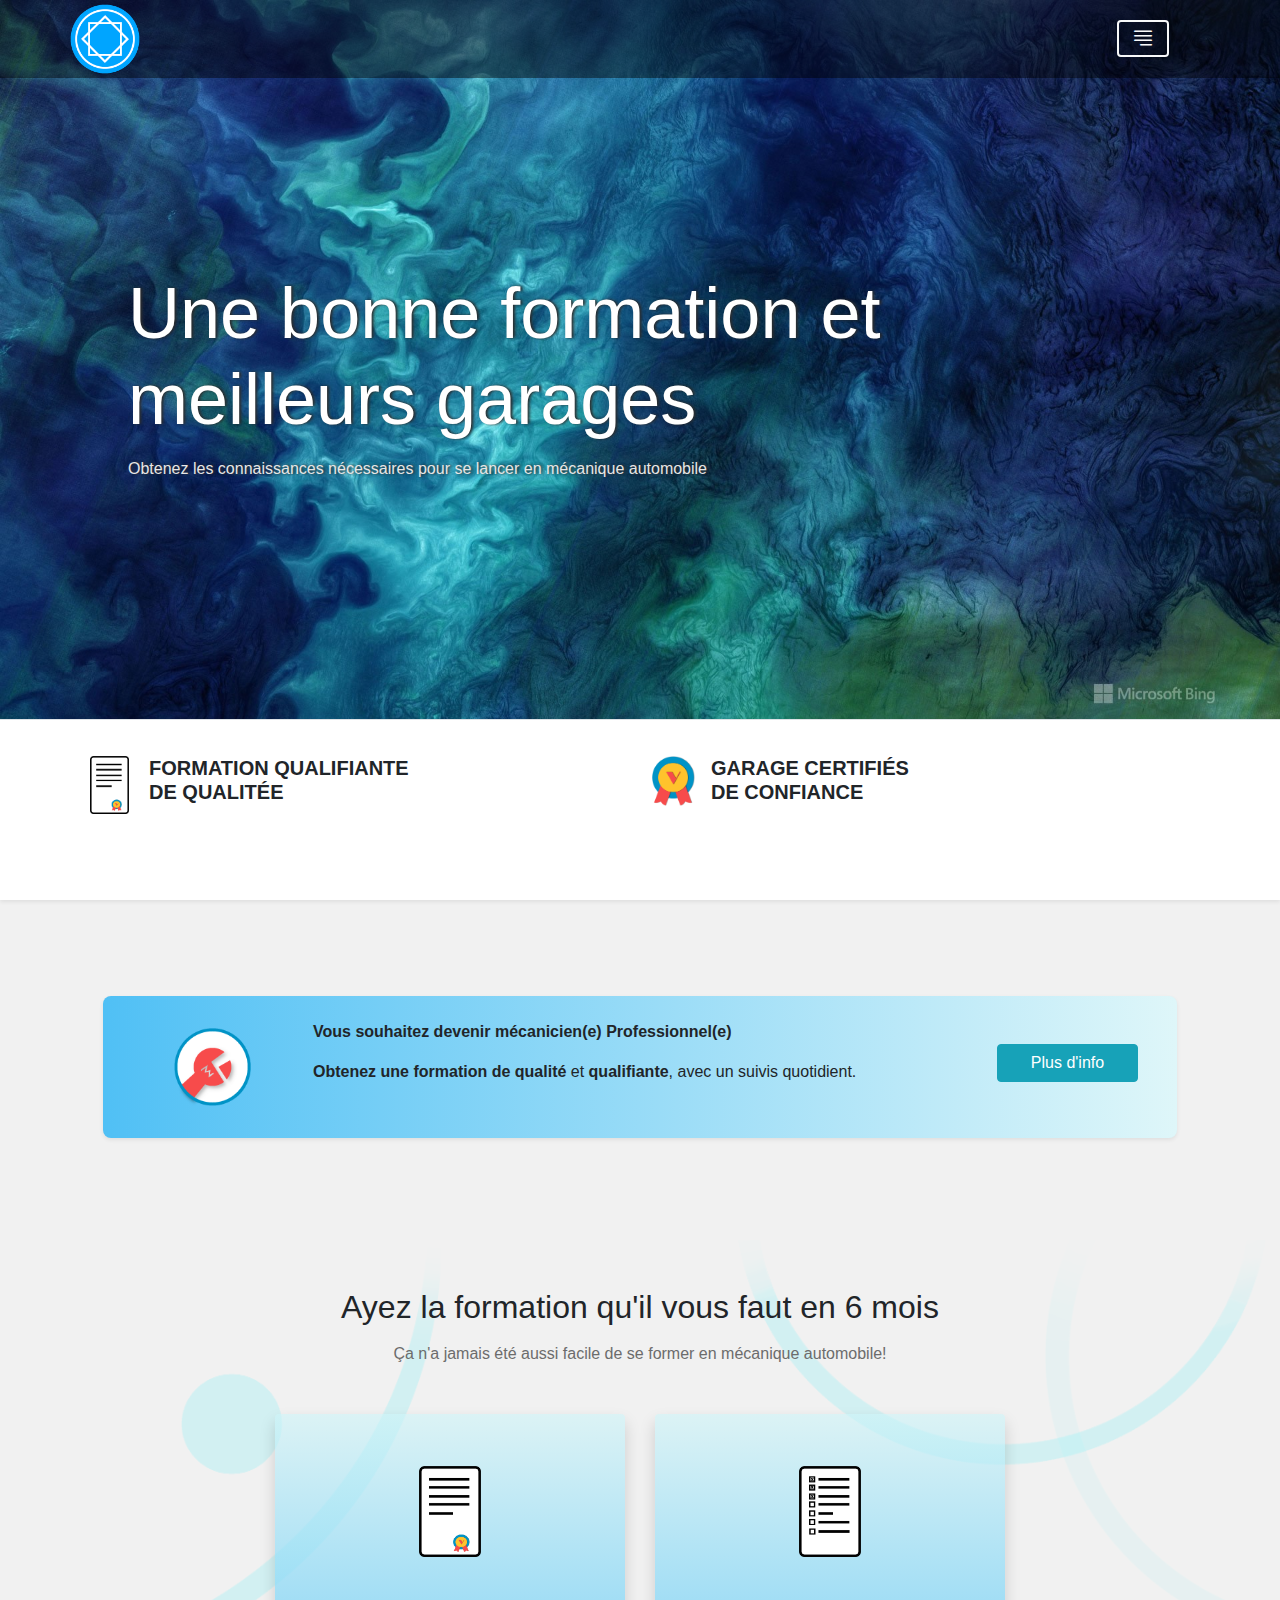
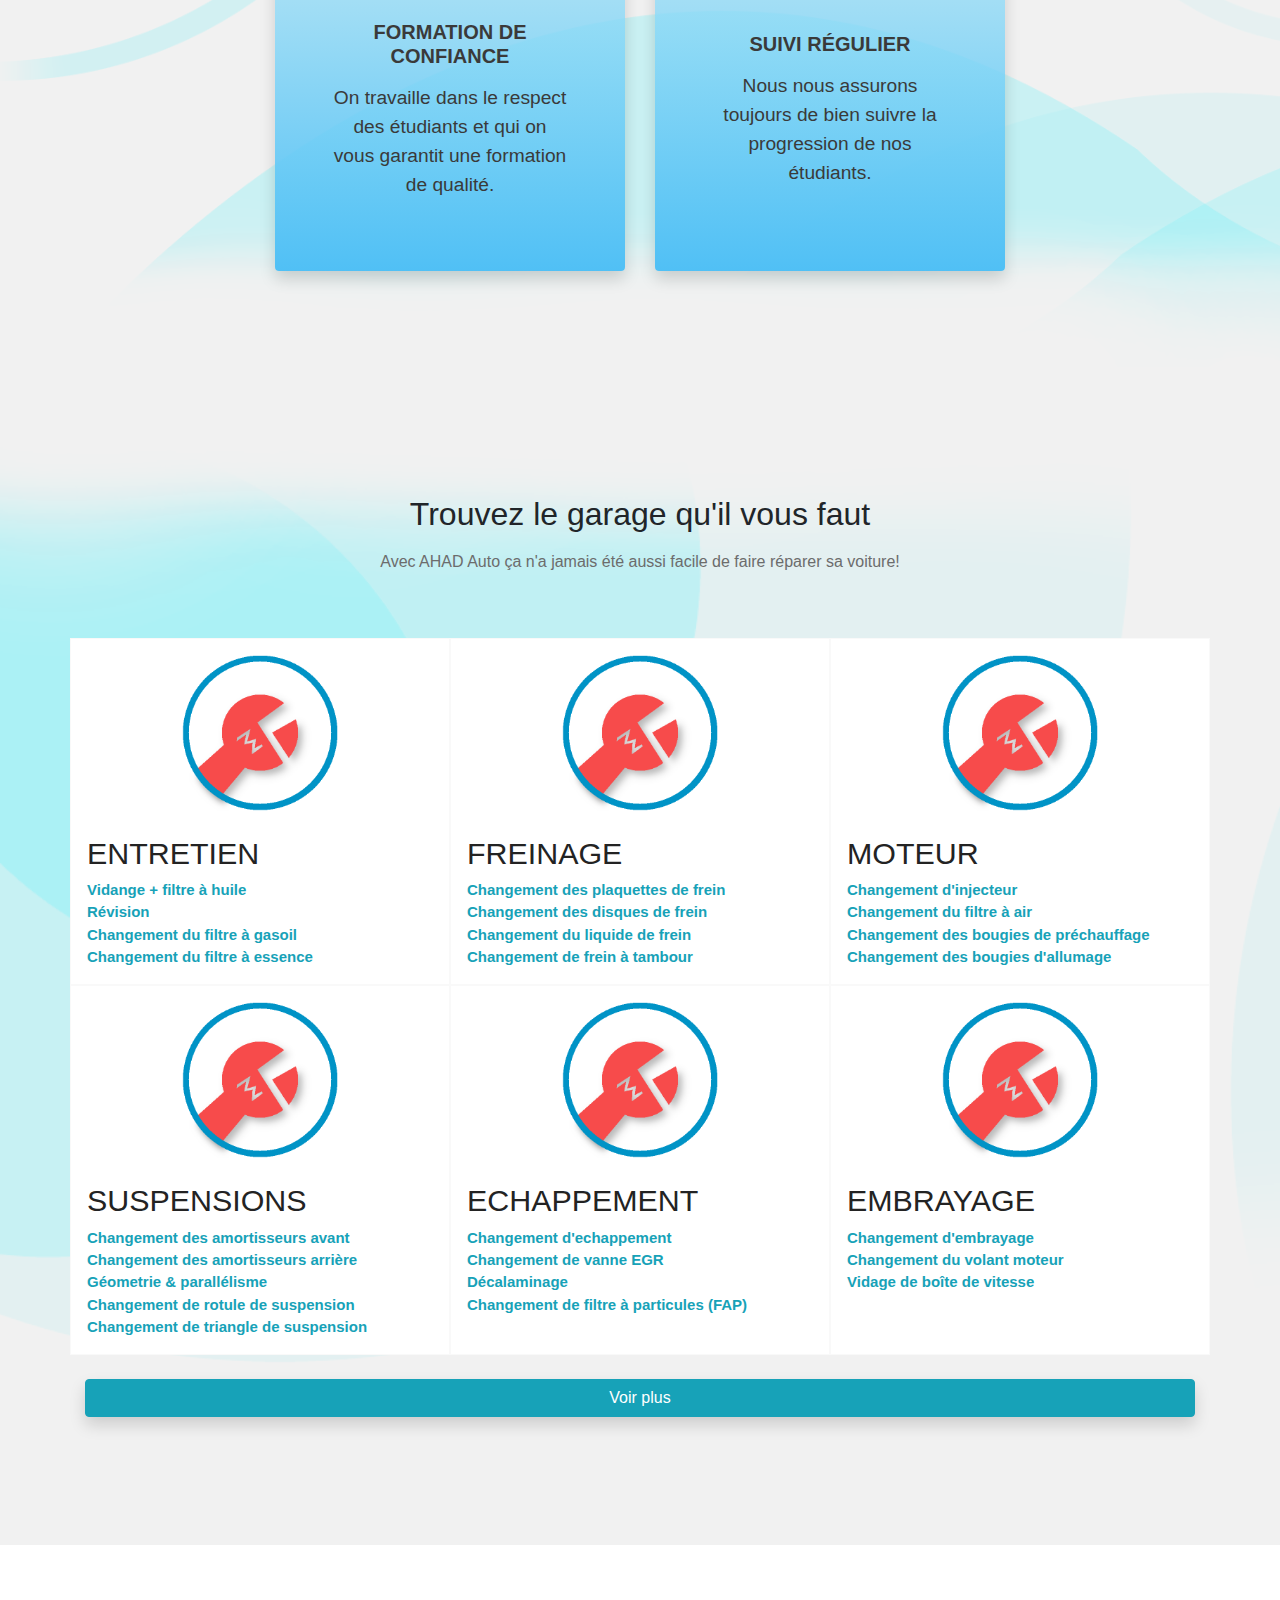
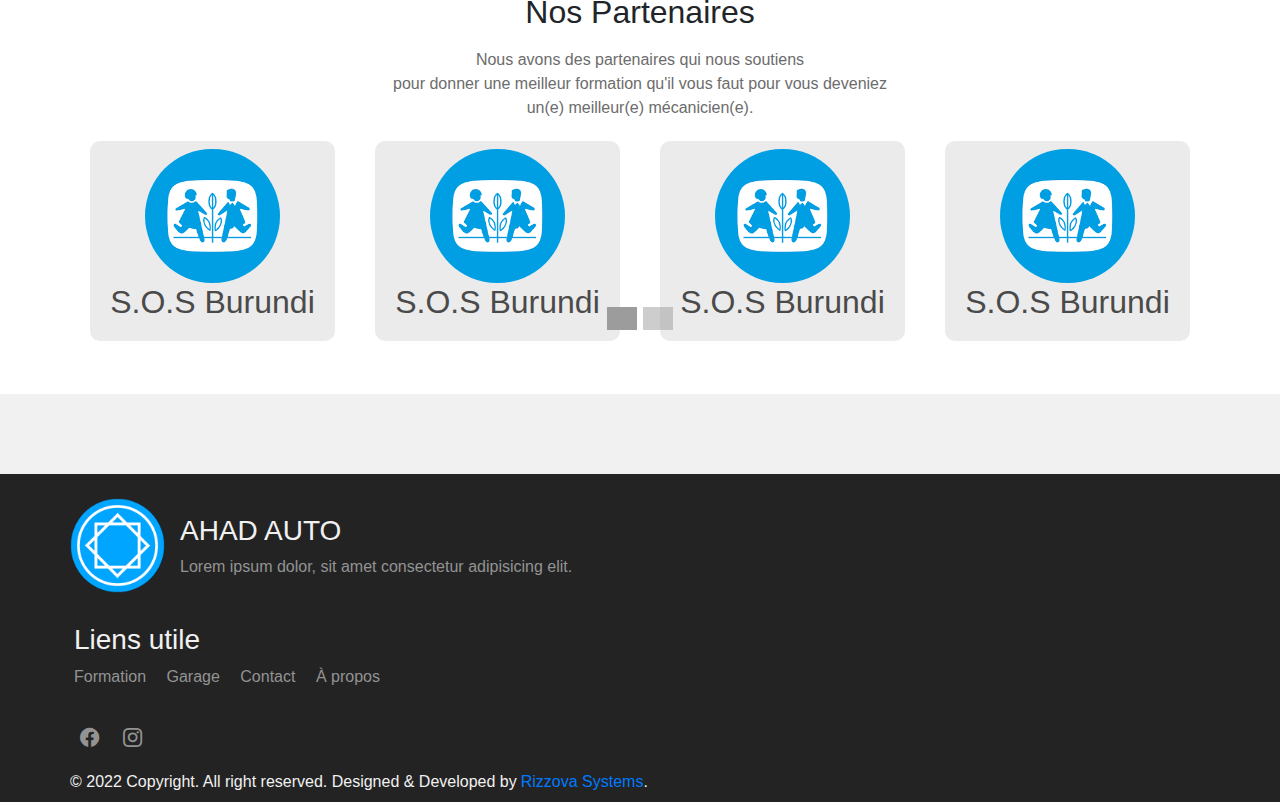
<file: index.html>
<!DOCTYPE html>
<html lang="en">

<head>
    <meta charset="UTF-8">
    <meta http-equiv="X-UA-Compatible" content="IE=edge">
    <meta name="viewport" content="width=device-width, initial-scale=1.0">
    <title>AHAD AUTO</title>
    <!-- logo -->
    <link rel="shortcut icon" href="assets/images/logo.png" type="image/x-icon">
    <!-- framework link-->
    <link rel="stylesheet" href="assets/css/bootstrap.min.css">
    <!-- style link -->
    <link rel="stylesheet" href="assets/css/nav-style.css">
    <link rel="stylesheet" href="assets/css/custom.css">
    <!-- icons link -->
    <link rel="stylesheet" href="assets/lib/et-line-font/et-line-font.css">
    <link rel="stylesheet" href="assets/lib/font/bootstrap-icons.css">
</head>

<body>
    <!-- Banner -->
    <section class="container-fluid bg-white banner mb-5 shadow-sm p-0">
        <!-- header -->
        <div class="container-fluid header p-1">
            <div class="container">
                <div class="row">
                    <div href="#" class="logo">
                        <a href="index.html"><img src="assets/images/logo.png" class="img-fluid"></a>
                    </div>
                    <div class="toggler-btn pt-3">
                        <!-- togglle button -->
                        <button class="navbar-toggler d-block m-auto" data-toggle="collapse" data-target="#navbarNav">
                            <i class="bi bi-justify-right"></i>
                        </button>
                    </div>
                </div>
            </div>
            <div class="container">
                <div class="collapse navbar-collapse justify-content-end" id="navbarNav">
                    <ul class="navbar-nav d-flex p-3">
                        <li class="nav-item active"><a href="index.html" class="nav-link">Accueil</a></li>
                        <li class="nav-item"><a href="formation.html" class="nav-link">Formation</a></li>
                        <li class="nav-item"><a href="garage.html" class="nav-link">Garage</a></li>
                        <li class="nav-item"><a href="apropos.html" class="nav-link">A propos</a></li>
                        <li class="nav-item"><a href="contact.html" class="nav-link">Contact</a></li>
                    </ul>
                </div>
            </div>
        </div>
        <!-- banner cover -->
        <div class="container-fluid banner-cover border-bottom m-0 p-0">
            <h1 class="banner-title">Une bonne formation et <br> meilleurs garages
                <p class="banner-subtitle mt-3">
                    Obtenez les connaissances nécessaires pour se lancer en mécanique
                    automobile
                </p>
            </h1>
            <!-- <p class="banner-subtitle">Obtenez les nécessaires pour se lencer en mécanique automobile</p> -->
        </div>
        <!-- banner info -->
        <div class="container banner-info">
            <div class="row p-2 mt-3">
                <div class="col-md-6 col-sm-6 p-2">
                    <div class="banner-info-item p-1">
                        <div class="logo-item ">
                            <img src="assets/images/1x/certificat.png" class="certificat">
                        </div>
                        <h5 class="ml-3">FORMATION QUALIFIANTE <br> DE QUALITÉE</h5>
                    </div>
                </div>
                <div class="col-md-6 col-sm-6 p-2">
                    <div class="banner-info-item p-1">
                        <div class="logo-item ">
                            <img src="assets/images/1x/award.png" class="award">
                        </div>
                        <h5 class="ml-3">GARAGE CERTIFIÉS <br> DE CONFIANCE</h5>
                    </div>
                </div>
            </div>
        </div>
    </section>
    <!-- formation -->
    <div class="container anim p-5">
        <div class="row formation bg-light shadow-sm p-4 mb-1">
            <div class="col-md-2 col-lg-2 col-sm-6 p-2 image">
                <img src="assets/images/1x/gear.png" class="d-block m-auto">
            </div>
            <div class="col-md-8 col-lg-8 col-sm-6 details">
                <p><b>Vous souhaitez devenir mécanicien(e) Professionnel(e)</b></p>
                <p><b>Obtenez une formation de qualité </b>et <b>qualifiante</b>, avec un suivis quotidient. <br>
                </p>
            </div>
            <div class="col-md-2 col-lg-2 col-sm-12 pt-4 ">
                <a href="formation.html" class="btn btn-info d-block m-auto">Plus d'info </a>
            </div>
        </div>
    </div>
    <!-- annonce -->
    <section class="container-fluid p-5" id="annonce">
        <div class="container">
            <h2 class="text-center mb-3">Ayez la formation qu'il vous faut en 6 mois</h2>
            <p class="text-center sub-title mb-3">Ça n'a jamais été aussi facile de se former en mécanique
                automobile!
            </p>
            <div class="row mt-5">
                <div class="col-md-4 offset-md-2 col-sm-6 col-lg-4  offset-lg-2 ">
                    <div class="box rounded shadow p-5 mb-5">
                        <div class="box-header p-1 mb-3">
                            <img src="assets/images/1x/certificat.png" class="d-block m-auto">
                        </div>
                        <div class="box-details p-1">
                            <h5 class="text-center p-1">FORMATION DE CONFIANCE</h5>
                            <p class="text-center p-1">On travaille dans le respect des étudiants et qui on vous garantit
                                une formation de
                                qualité.</p>
                        </div>
                    </div>
                </div>
                <div class="col-md-4 col-lg-4 col-sm-6">
                    <div class="box rounded shadow p-5">
                        <div class="box-header p-1 mb-3">
                            <img src="assets/images/1x/evalution.png" class="d-block m-auto">
                        </div>
                        <div class="box-details p-3">
                            <h5 class="text-center p-1">SUIVI RÉGULIER</h5>
                            <p class="text-center p-1">Nous nous assurons toujours de bien suivre la progression de
                                nos étudiants.</p>
                        </div>
                    </div>
                </div>
            </div>
        </div>
    </section>
    <!-- Réparation -->
    <section class="container-fluid p-5" id="centres">
        <div class="container">
            <h2 class="text-center mb-3">Trouvez le garage qu'il vous faut</h2>
            <p class="text-center sub-title mb-3">Avec AHAD Auto ça n'a jamais été aussi facile de faire réparer sa
                voiture!</p>
            <div class="row mb-4 repair pt-5">
                <div class="repair-inner col-md-4 col-sm-6">
                    <div class="repair-item">
                        <img src="./assets/images/1x/gear.png" class="img-fluid">
                        <div class="repair-desc">
                            <h3>Entretien</h3>
                            <p>Vidange + filtre à huile</p>
                            <p>Révision</p>
                            <p>Changement du filtre à gasoil</p>
                            <p>Changement du filtre à essence</p>
                        </div>
                    </div>
                </div>
                <div class="repair-inner col-md-4 col-sm-6">
                    <div class="repair-item">
                        <img src="assets/images/1x/gear.png" class="img-fluid">
                        <div class="repair-desc">
                            <h3>Freinage</h3>
                            <p>Changement des plaquettes de frein</p>
                            <p>Changement des disques de frein</p>
                            <p>Changement du liquide de frein</p>
                            <p>Changement de frein à tambour</p>
                        </div>
                    </div>
                </div>
                <div class="repair-inner col-md-4 col-sm-6">
                    <div class="repair-item">
                        <img src="assets/images/1x/gear.png" class="img-fluid">
                        <div class="repair-desc">
                            <h3>Moteur</h3>
                            <p>Changement d'injecteur</p>
                            <p>Changement du filtre à air</p>
                            <p>Changement des bougies de préchauffage</p>
                            <p>Changement des bougies d'allumage</p>
                        </div>
                    </div>
                </div>
                <div class="repair-inner col-md-4 col-sm-6">
                    <div class="repair-item">
                        <img src="assets/images/1x/gear.png" class="img-fluid">
                        <div class="repair-desc">
                            <h3>Suspensions</h3>
                            <p>Changement des amortisseurs avant</p>
                            <p>Changement des amortisseurs arrière</p>
                            <p>Géometrie & parallélisme</p>
                            <p>Changement de rotule de suspension</p>
                            <p>Changement de triangle de suspension</p>
                        </div>
                    </div>
                </div>
                <div class="repair-inner col-md-4 col-sm-6">
                    <div class="repair-item">
                        <img src="assets/images/1x/gear.png" class="img-fluid">
                        <div class="repair-desc">
                            <h3>Echappement</h3>
                            <p>Changement d'echappement</p>
                            <p>Changement de vanne EGR</p>
                            <p>Décalaminage</p>
                            <p>Changement de filtre à particules (FAP)</p>
                        </div>
                    </div>
                </div>
                <div class="repair-inner col-md-4 col-sm-6">
                    <div class="repair-item">
                        <img src="assets/images/1x/gear.png" class="img-fluid">
                        <div class="repair-desc">
                            <h3>Embrayage</h3>
                            <p>Changement d'embrayage</p>
                            <p>Changement du volant moteur</p>
                            <p>Vidage de boîte de vitesse</p>
                        </div>
                    </div>
                </div>
            </div>
            <a href="garage.html" class="btn btn-info btn-block small shadow">Voir plus</a>
        </div>
    </section>
    <!-- partenaire -->
    <section class="container-fluid bg-white shadow-s p-5" id="partenaires">
        <div class="container">
            <h2 class="text-center mb-3">Nos Partenaires</h2>
            <p class="text-center sub-title mb-3">Nous avons des partenaires qui nous soutiens <br> pour donner une
                meilleur formation qu'il vous faut pour vous deveniez <br> un(e) meilleur(e) mécanicien(e).</p>
            <div class="row">
                <!-- .col-md-3.border.p-3*4 -->
                <div id="carousel" class="carousel slide container-fluid" data-ride="carousel">
                    <!-- Indicators -->
                    <ol class="carousel-indicators">
                        <li data-target="#carousel" data-slide-to="0" class="active"></li>
                        <li data-target="#carousel" data-slide-to="1"></li>
                        <!-- <li data-target="#carousel" data-slide-to="2"></li> -->
                    </ol>
                    <!-- Wrapper for slides -->
                    <div class="carousel-inner" role="listbox">
                        <div class="carousel-item bg-white active">
                            <div class="row">
                                <div class="col-md-3">
                                    <a href="www.sosburundi.com" class="partner">
                                        <div class="partner-img">
                                            <img src="assets/images/partners/S.O.S Burundi.png" class="img-fluid"
                                                alt="sos burundi logo">
                                        </div>
                                        <div class="partner-name">
                                            <h2 class="text-center">S.O.S Burundi</h2>
                                        </div>
                                    </a>
                                </div>
                                <div class="col-md-3">
                                    <a href="www.sosburundi.com" class="partner">
                                        <div class="partner-img">
                                            <img src="assets/images/partners/S.O.S Burundi.png" class="img-fluid"
                                                alt="sos burundi logo">
                                        </div>
                                        <div class="partner-name">
                                            <h2 class="text-center">S.O.S Burundi</h2>
                                        </div>
                                    </a>
                                </div>
                                <div class="col-md-3">
                                    <a href="www.sosburundi.com" class="partner">
                                        <div class="partner-img">
                                            <img src="assets/images/partners/S.O.S Burundi.png" class="img-fluid"
                                                alt="sos burundi logo">
                                        </div>
                                        <div class="partner-name">
                                            <h2 class="text-center">S.O.S Burundi</h2>
                                        </div>
                                    </a>
                                </div>
                                <div class="col-md-3">
                                    <a href="www.sosburundi.com" class="partner">
                                        <div class="partner-img">
                                            <img src="assets/images/partners/S.O.S Burundi.png" class="img-fluid"
                                                alt="sos burundi logo">
                                        </div>
                                        <div class="partner-name">
                                            <h2 class="text-center">S.O.S Burundi</h2>
                                        </div>
                                    </a>
                                </div>
                            </div>
                        </div>
                        <div class="carousel-item bg-white">
                            <div class="row">
                                <div class="col-md-3">
                                    <a href="www.sosburundi.com" class="partner">
                                        <div class="partner-img">
                                            <img src="assets/images/partners/S.O.S Burundi.png" class="img-fluid"
                                                alt="sos burundi logo">
                                        </div>
                                        <div class="partner-name">
                                            <h2 class="text-center">S.O.S Burundi</h2>
                                        </div>
                                    </a>
                                </div>
                                <div class="col-md-3">
                                    <a href="www.sosburundi.com" class="partner">
                                        <div class="partner-img">
                                            <img src="assets/images/partners/S.O.S Burundi.png" class="img-fluid"
                                                alt="sos burundi logo">
                                        </div>
                                        <div class="partner-name">
                                            <h2 class="text-center">S.O.S Burundi</h2>
                                        </div>
                                    </a>
                                </div>
                                <div class="col-md-3">
                                    <a href="contact.html" class="partner">
                                        <div class="partner-img">
                                            <i class="bi bi-plus-circle-fill d-block m-auto"></i>
                                            <!-- <img src="../assets/images/partners/S.O.S Burundi.png" class="img-fluid"
                                                alt="sos burundi logo"> -->
                                        </div>
                                        <div class="partner-name pt-1">
                                            <h2 class="text-center">Devenir notre partenaire</h2>
                                        </div>
                                    </a>
                                </div>
                                <div class="col-md-3">
                                    <a href="contact.html" class="partner">
                                        <div class="partner-img">
                                            <i class="bi bi-plus-circle-fill d-block m-auto"></i>
                                            <!-- <img src="../assets/images/partners/S.O.S Burundi.png" class="img-fluid"
                                                alt="sos burundi logo"> -->
                                        </div>
                                        <div class="partner-name pt-1">
                                            <h2 class="text-center">Devenir notre partenaire</h2>
                                        </div>
                                    </a>
                                </div>
                            </div>
                        </div>
                    </div>
                </div>
            </div>
        </div>
    </section>
    <!-- footer -->
    <div class="container-fluid footer shadow-sm p-2">
        <div class="container">
            <div class="row ft-brand mt-3 mb-4">
                <a href="index.html" class="col-md-1 p-0 col-sm-2">
                    <img src="assets/images/logo.png" width="100%" class="img-fluid">
                </a>
                <div class="col-md-5 col-sm-6 mt-3 name">
                    <h3>AHAD AUTO</h3>
                    <p>Lorem ipsum dolor, sit amet consectetur adipisicing elit.</p>
                </div>
            </div>
            <div class="row ft-links mb-3">
                <div class="col-md-4 col-lg-4 col-sm-6 p-1">
                    <h3>Liens utile</h3>
                    <a href="formation.html">Formation</a>
                    <a href="garage.html">Garage</a>
                    <a href="contact.html">Contact</a>
                    <a href="apropos.html">À propos</a>
                </div>
            </div>
            <div class="row pt-3">
                <div class="social">
                    <i class="bi bi-facebook"></i>
                    <i class="bi bi-instagram"></i>
                </div>
            </div>
            <div class="row pt-3">
                &copy; 2022 Copyright. All right reserved. Designed & Developed by <a href="https://www.rizzova.com/"
                    target="_blank" class="ml-1">
                    Rizzova
                    Systems </a> .
            </div>
        </div>
    </div>
</body>

<script src="assets/js/jquery.slim.min.js"></script>
<script src="assets/js/bootstrap.bundle.min.js"></script>
<script src="assets/js/bootstrap.min.js"></script>

</html>
</file>
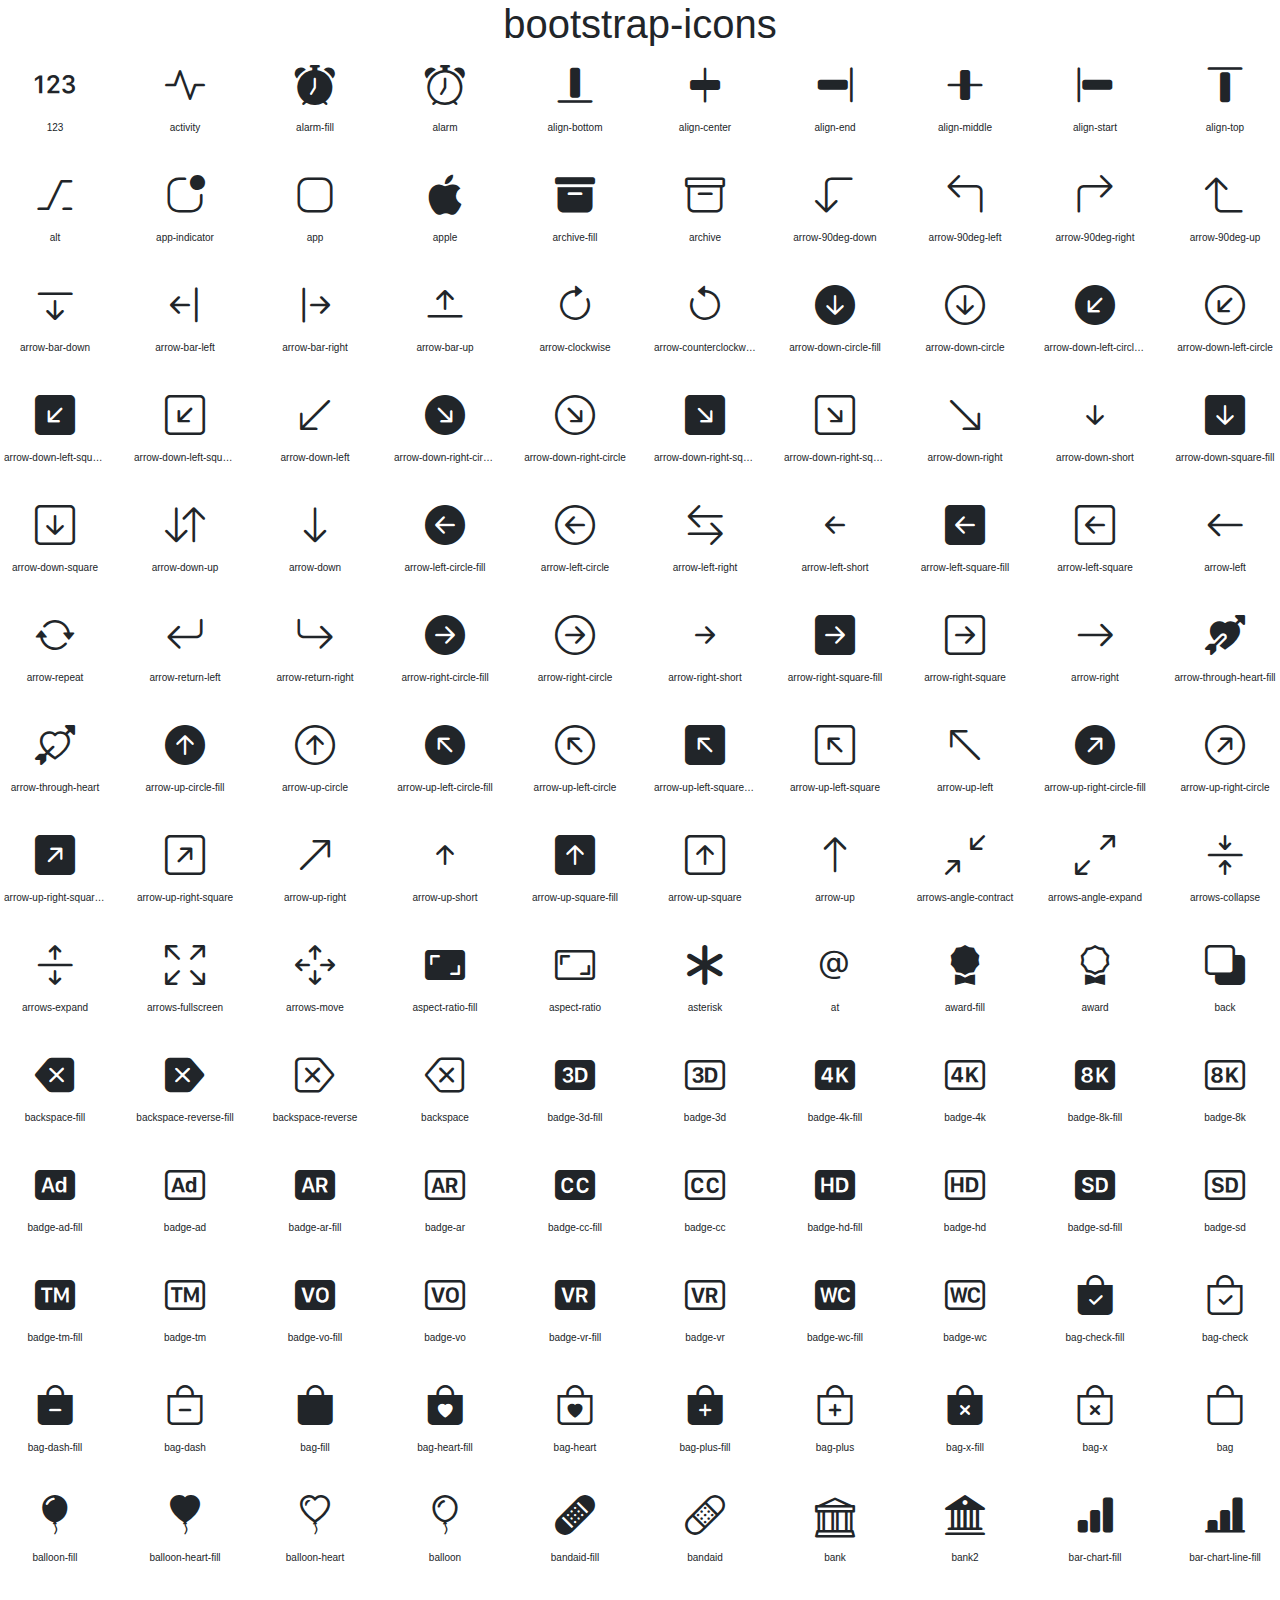
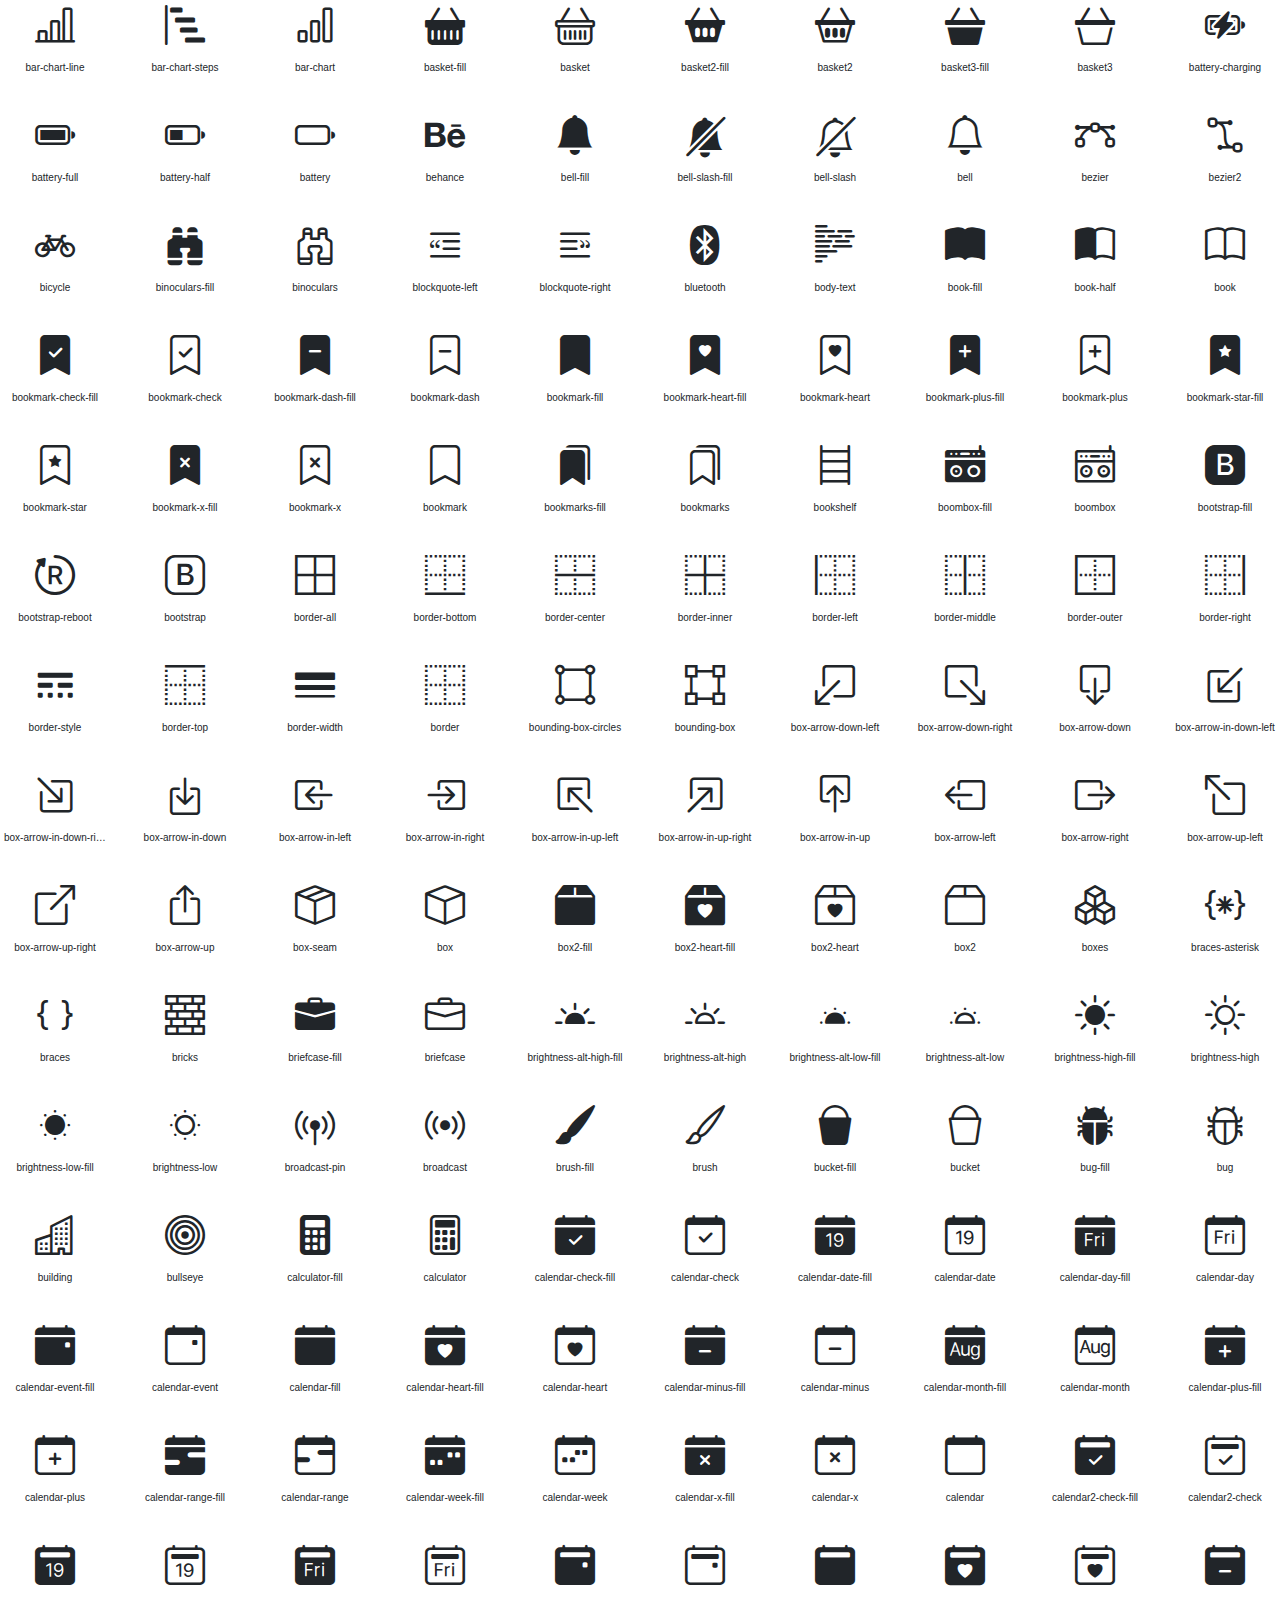
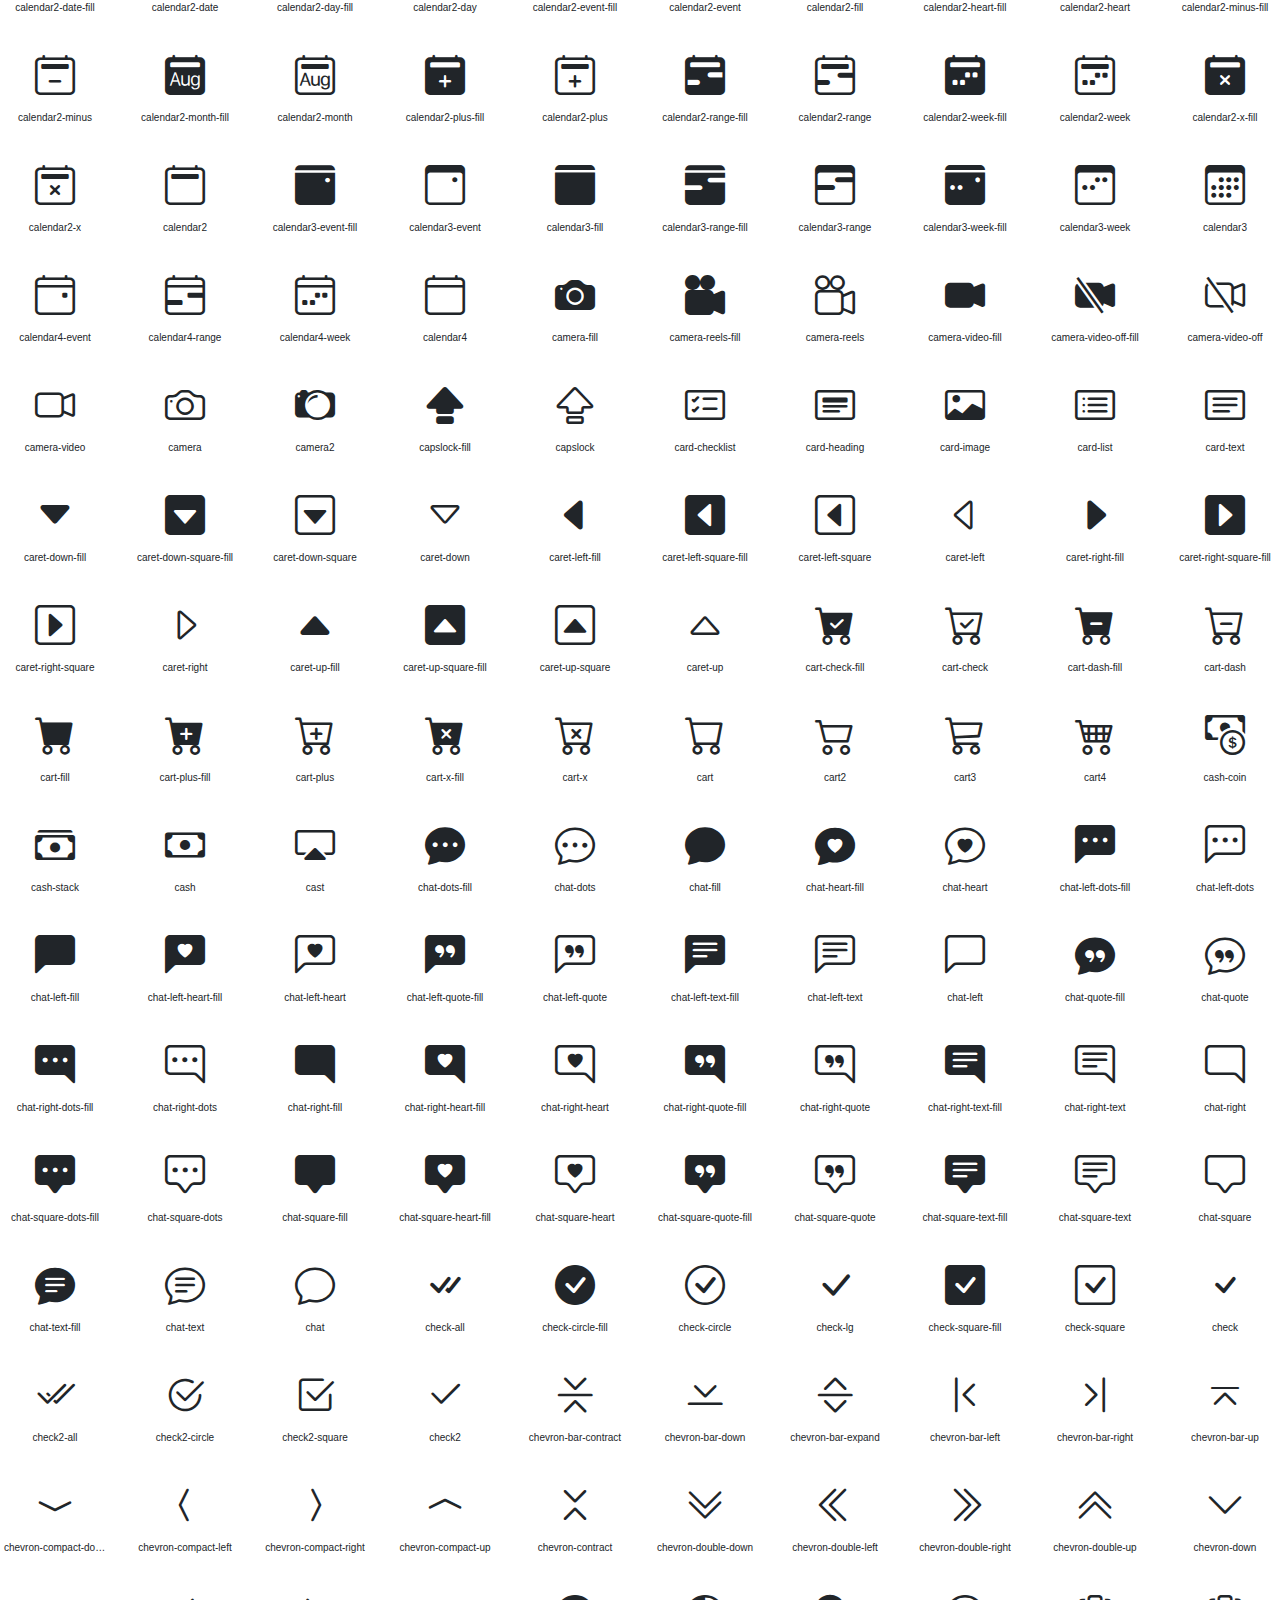
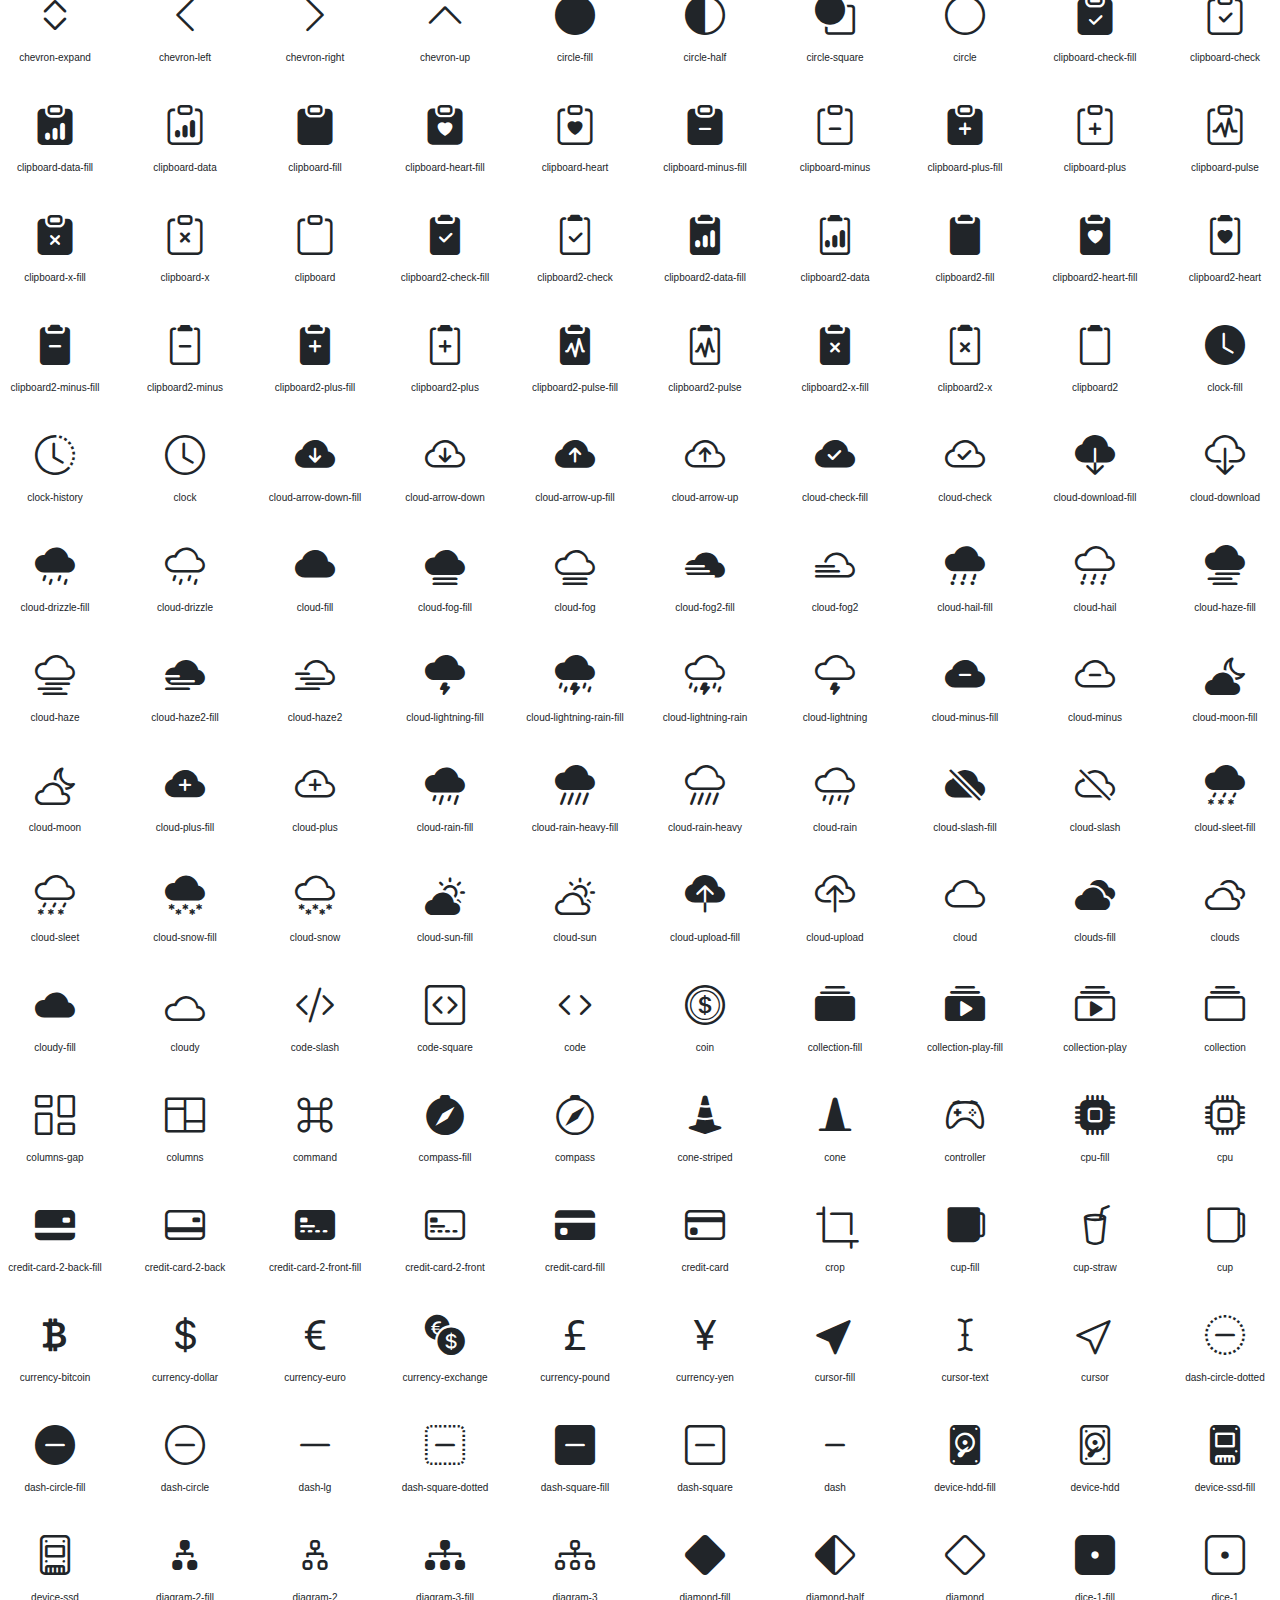
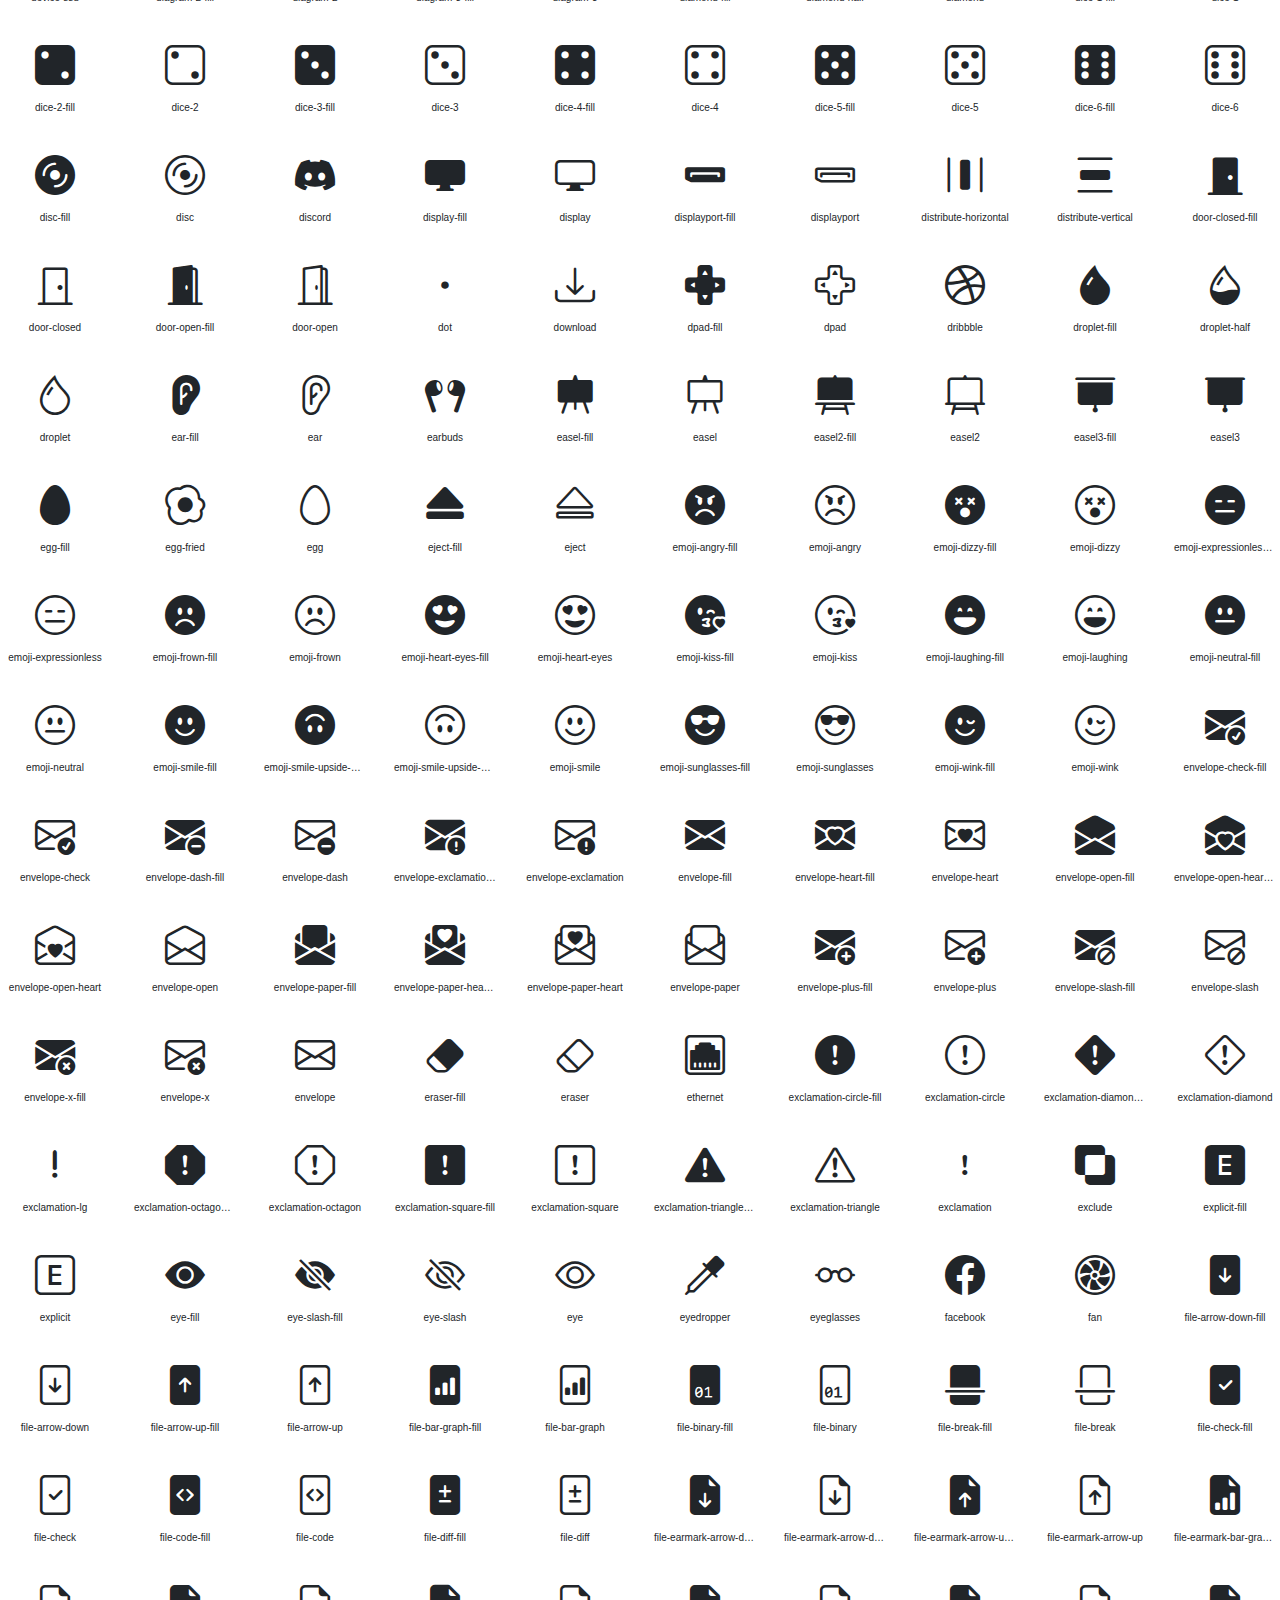
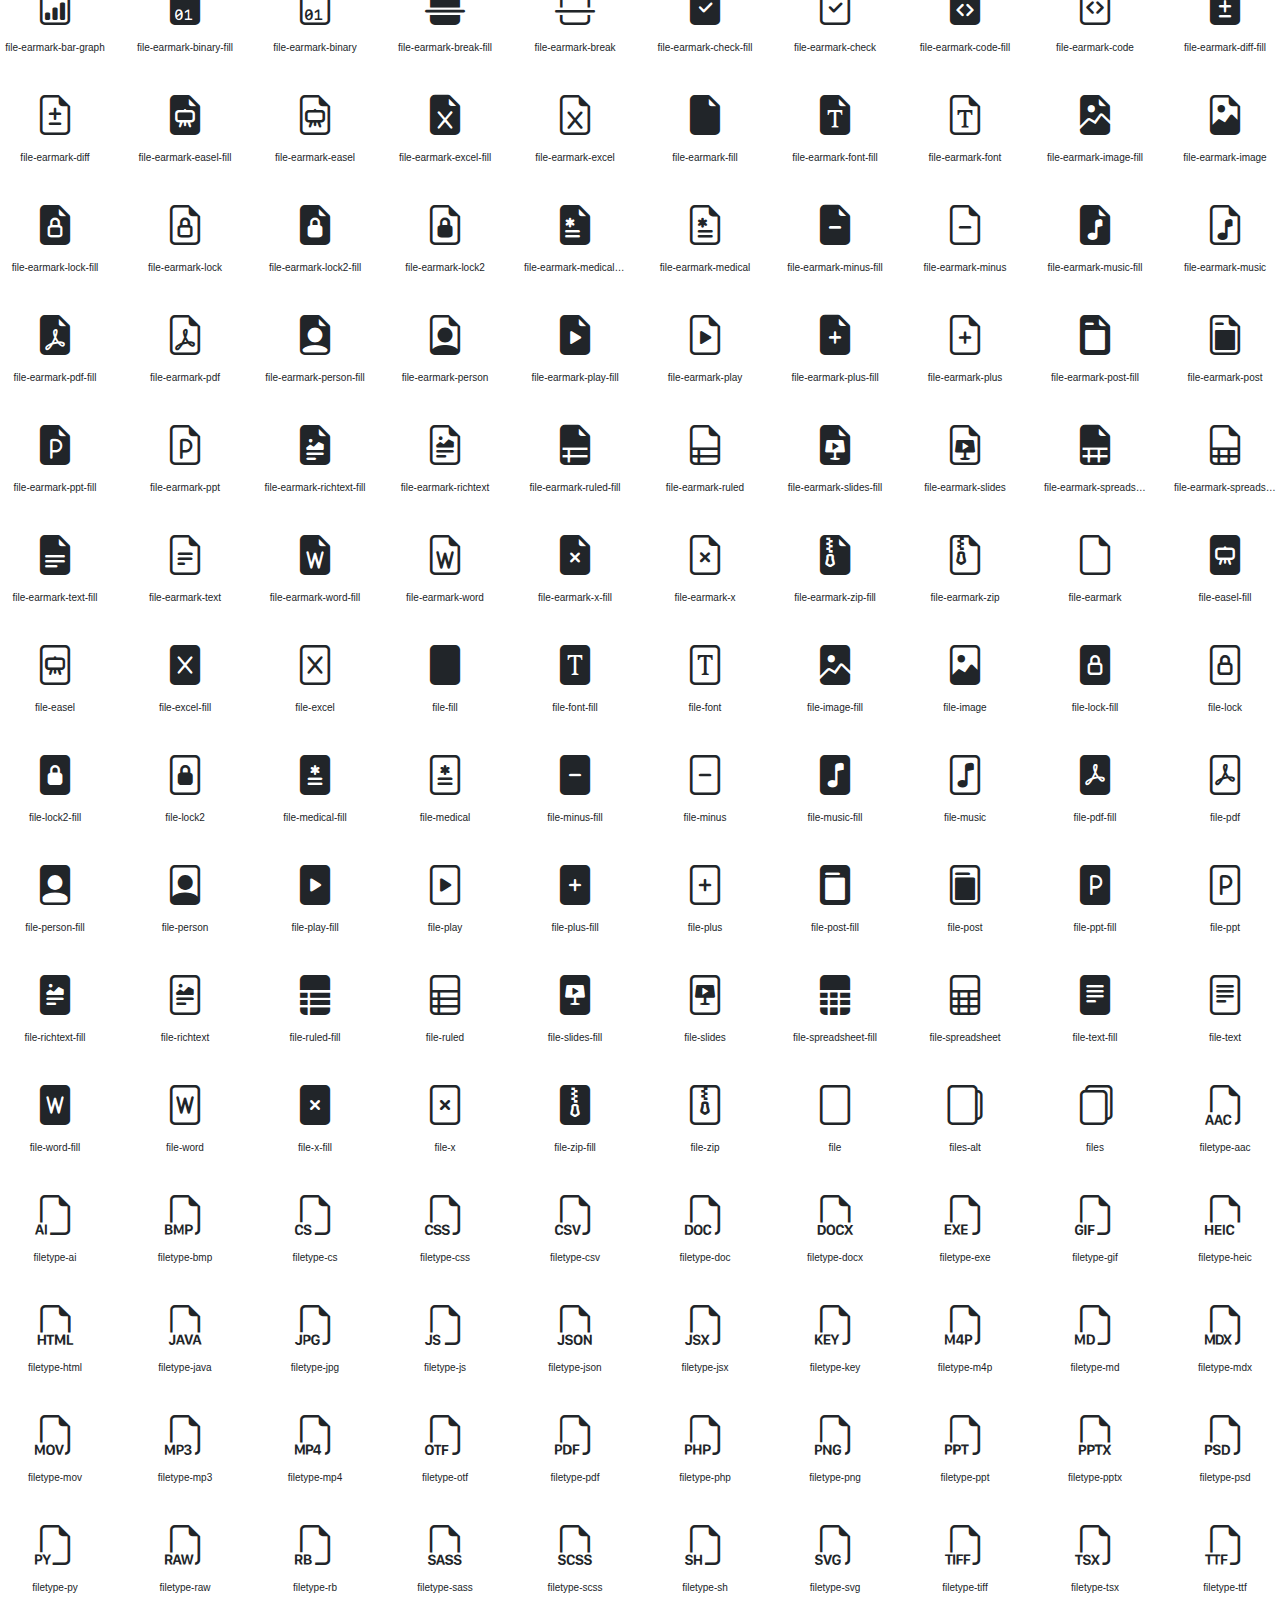
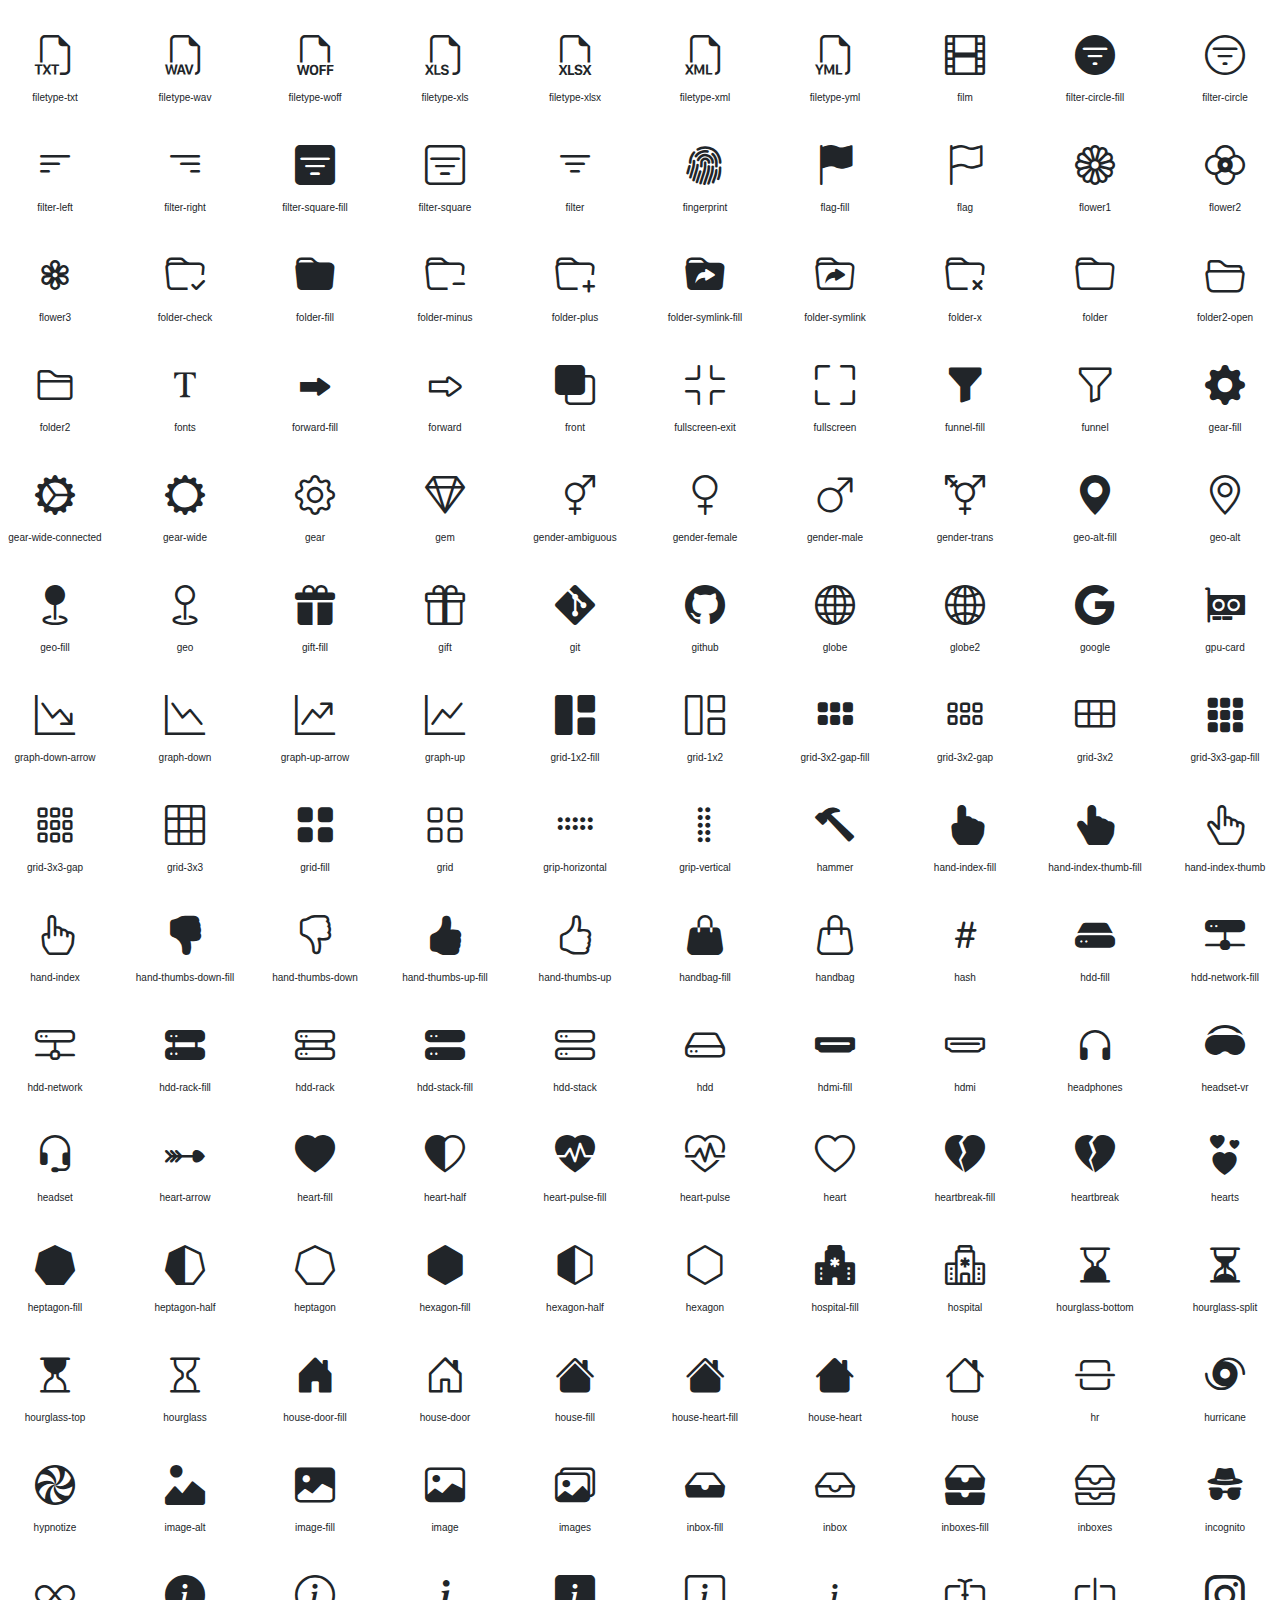
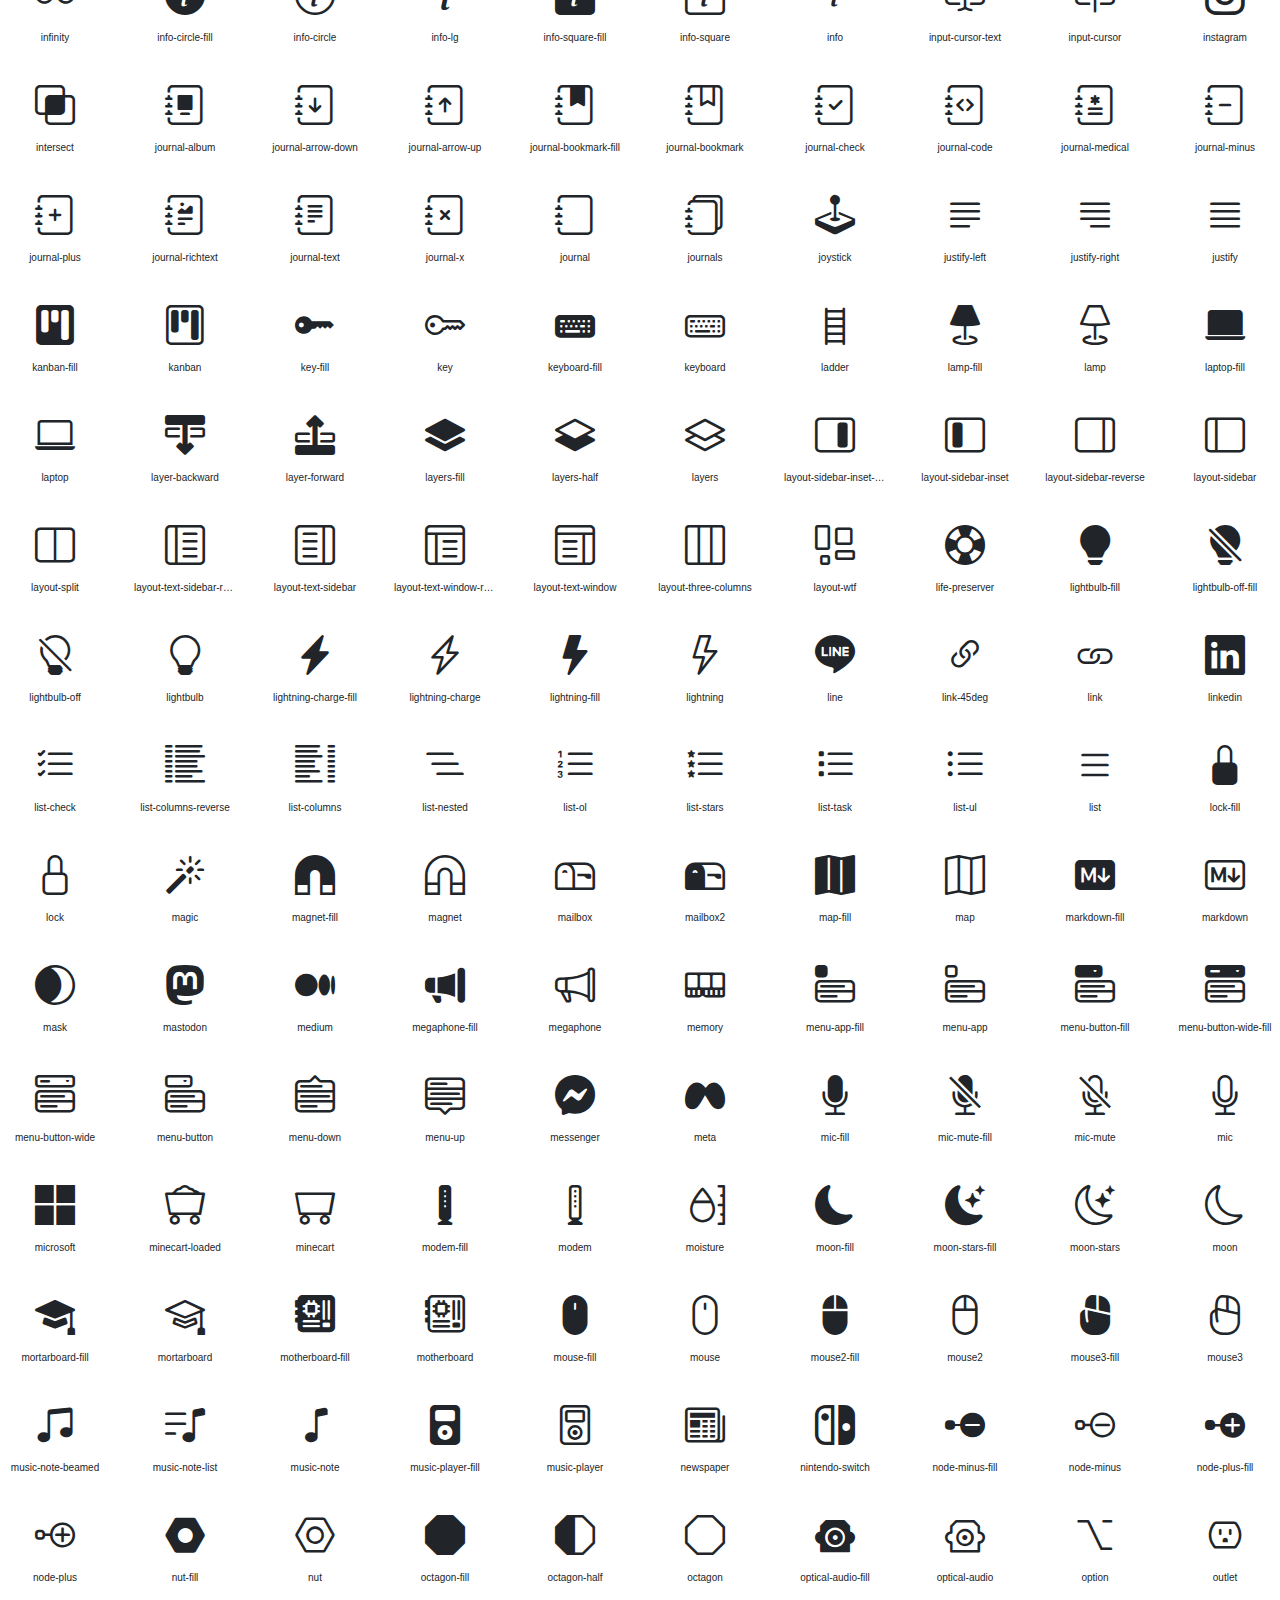
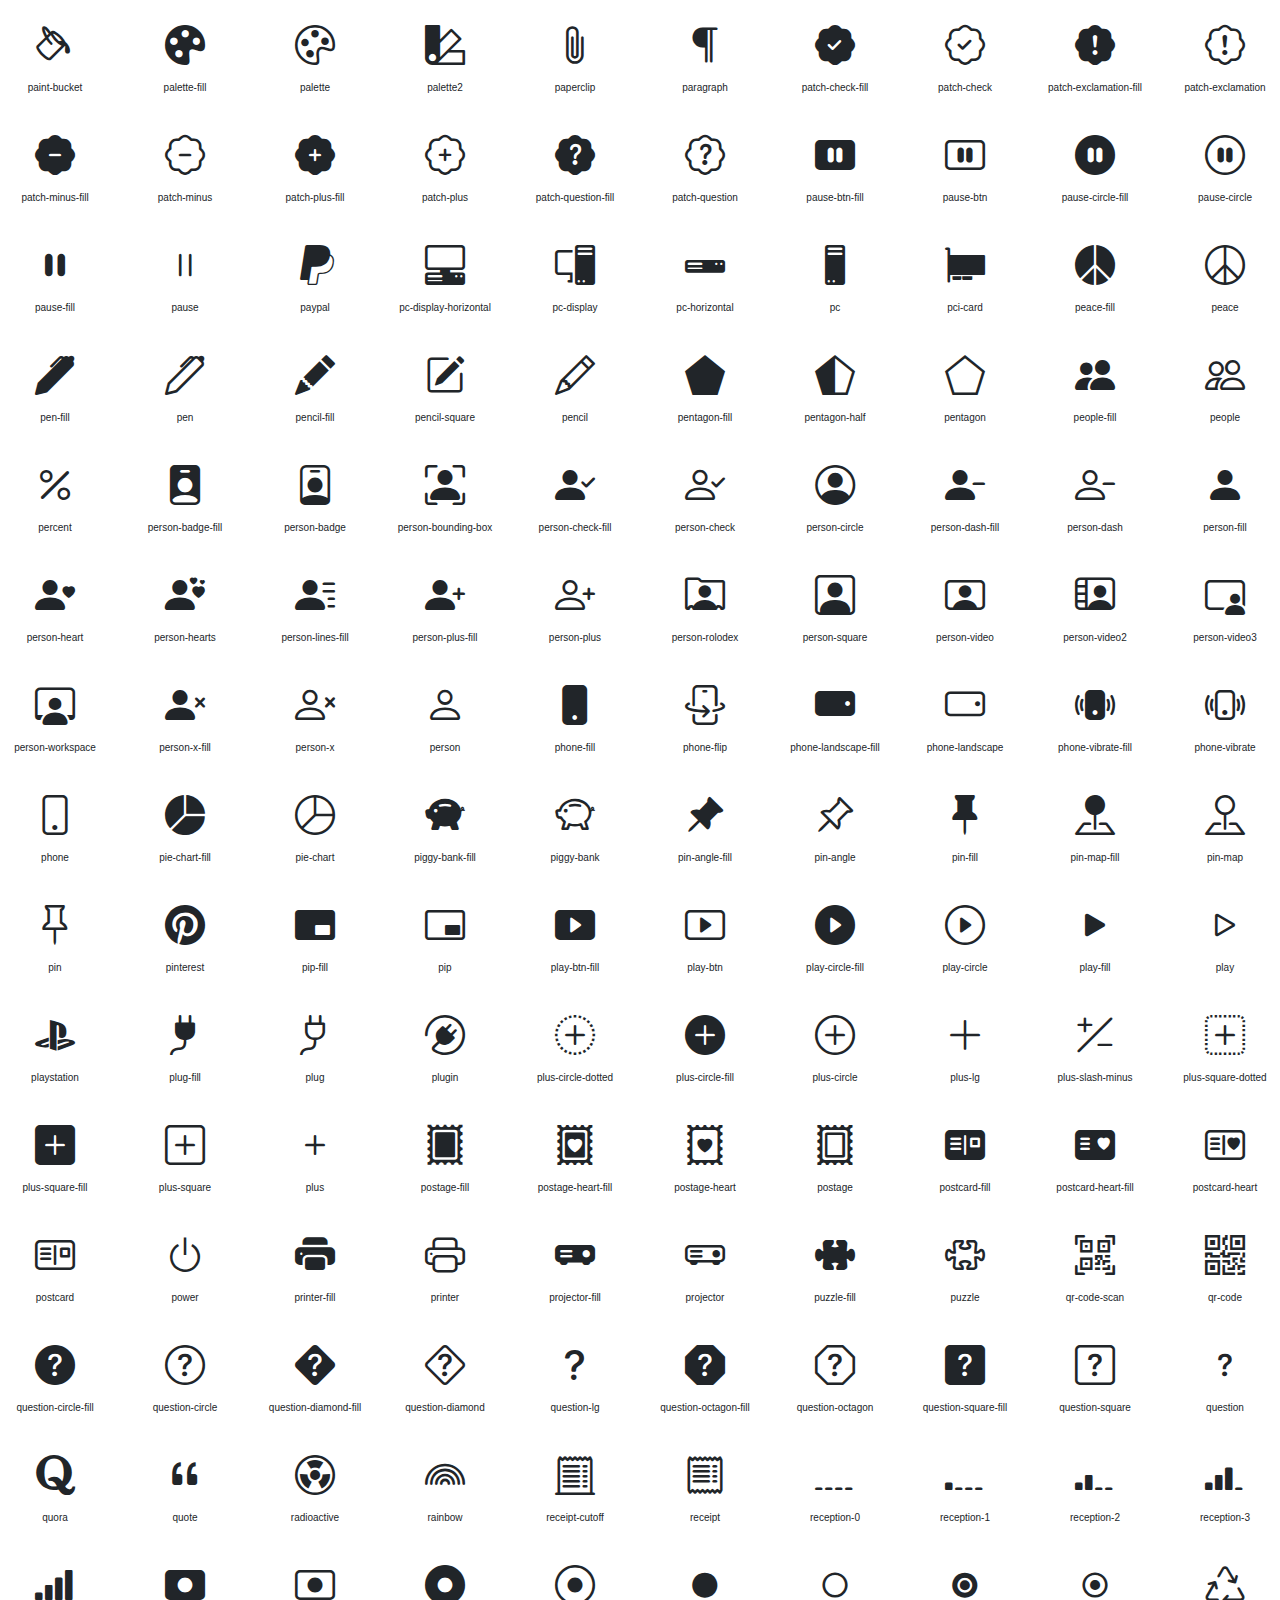
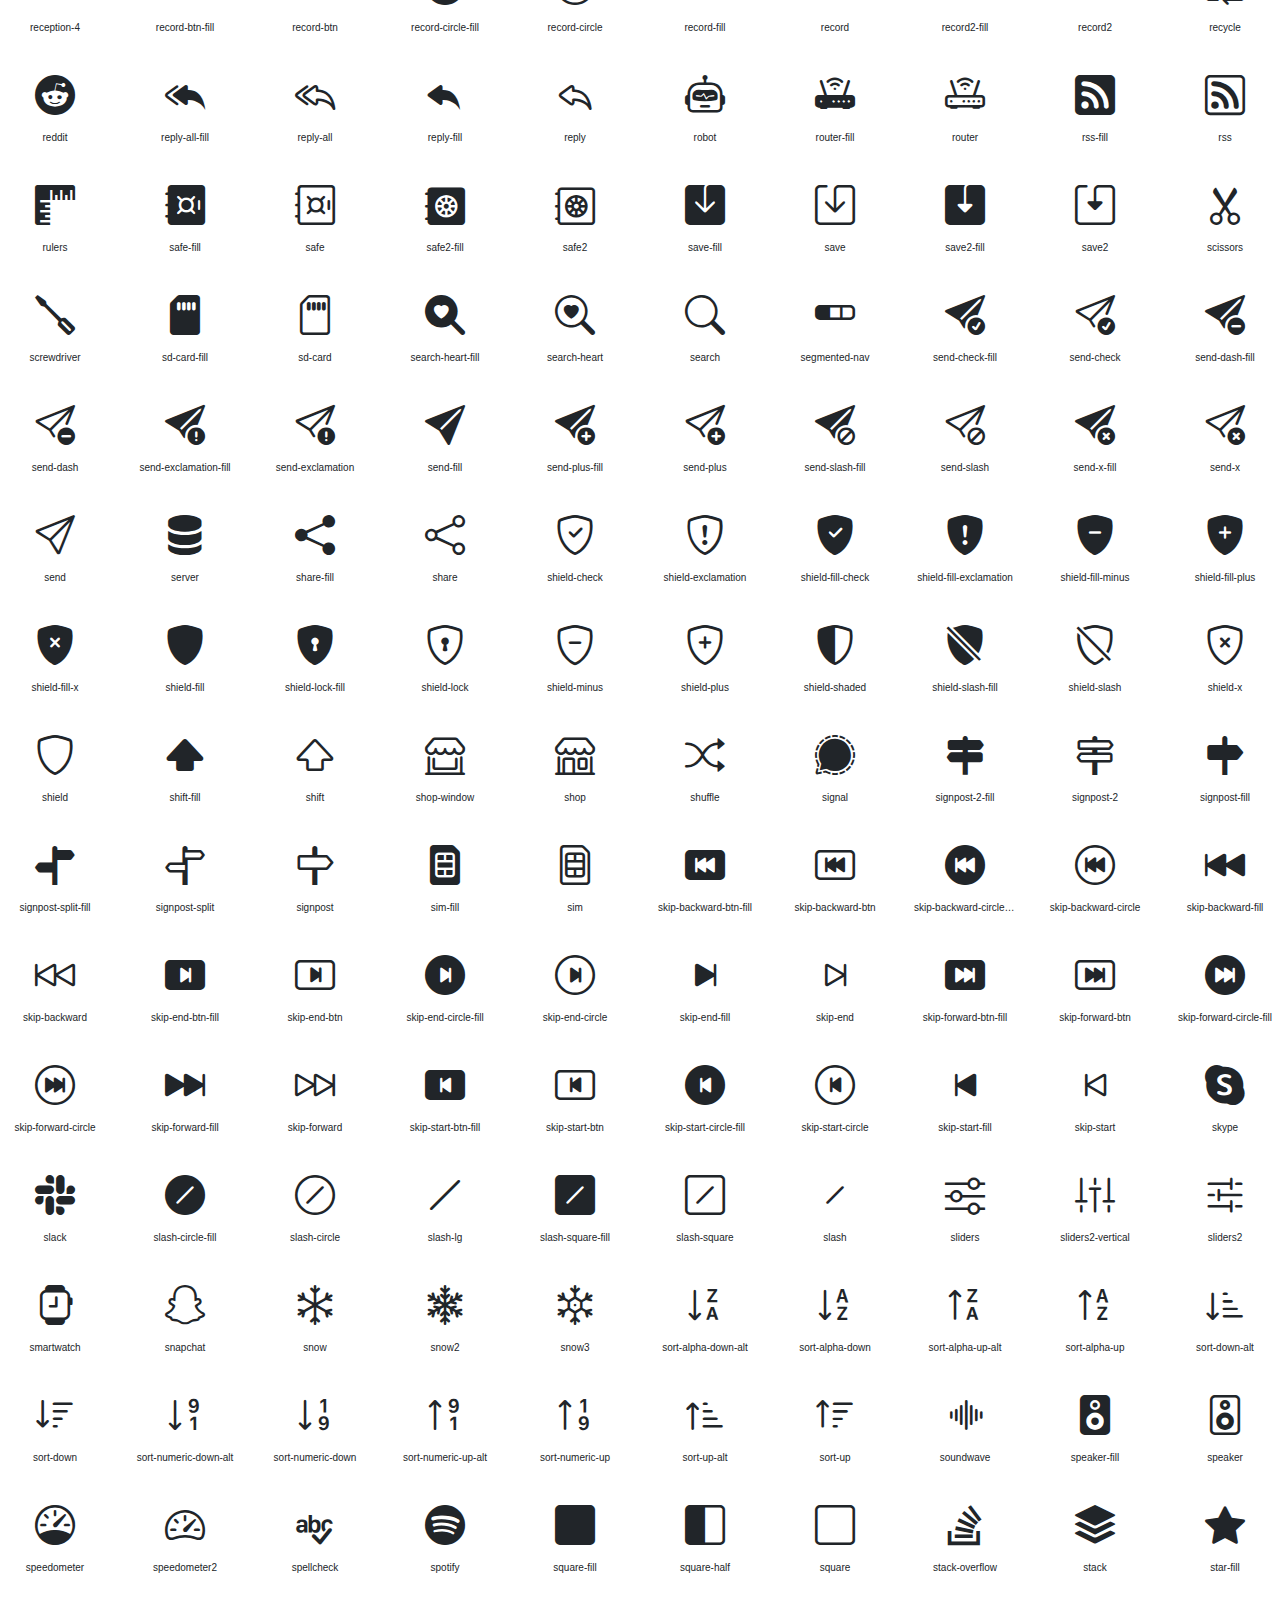
<file: assets/lib/font/index.html>
<!doctype html>
<html lang="fr">

<head>
  <meta charset="utf-8">
  <title>bootstrap-icons</title>

  <style>
    .icons {
      display: grid;
      max-width: 100%;
      grid-template-columns: repeat(auto-fit, minmax(100px, 1fr));
      gap: 1.25rem;
    }

    .icon {
      background-color: var(--bs-light);
      border-radius: .25rem;
    }

    .bi {
      margin: .25rem;
      font-size: 2.5rem;
    }

    .label {
      font-family: var(--bs-font-monospace);
    }

    .label {
      display: inline-block;
      width: 100%;
      overflow: hidden;
      padding: .25rem;
      font-size: .625rem;
      text-overflow: ellipsis;
      white-space: nowrap;
    }
  </style>

  <link rel="stylesheet" href="/assets/css/bootstrap.min.css">
  <link rel="stylesheet" href="bootstrap-icons.css">
</head>

<body class="text-center">

  <h1>bootstrap-icons</h1>

  <div class="icons">
    <div class="icon">
      <i class="bi bi-123"></i>
      <div class="label">123</div>
    </div>
    <div class="icon">
      <i class="bi bi-activity"></i>
      <div class="label">activity</div>
    </div>
    <div class="icon">
      <i class="bi bi-alarm-fill"></i>
      <div class="label">alarm-fill</div>
    </div>
    <div class="icon">
      <i class="bi bi-alarm"></i>
      <div class="label">alarm</div>
    </div>
    <div class="icon">
      <i class="bi bi-align-bottom"></i>
      <div class="label">align-bottom</div>
    </div>
    <div class="icon">
      <i class="bi bi-align-center"></i>
      <div class="label">align-center</div>
    </div>
    <div class="icon">
      <i class="bi bi-align-end"></i>
      <div class="label">align-end</div>
    </div>
    <div class="icon">
      <i class="bi bi-align-middle"></i>
      <div class="label">align-middle</div>
    </div>
    <div class="icon">
      <i class="bi bi-align-start"></i>
      <div class="label">align-start</div>
    </div>
    <div class="icon">
      <i class="bi bi-align-top"></i>
      <div class="label">align-top</div>
    </div>
    <div class="icon">
      <i class="bi bi-alt"></i>
      <div class="label">alt</div>
    </div>
    <div class="icon">
      <i class="bi bi-app-indicator"></i>
      <div class="label">app-indicator</div>
    </div>
    <div class="icon">
      <i class="bi bi-app"></i>
      <div class="label">app</div>
    </div>
    <div class="icon">
      <i class="bi bi-apple"></i>
      <div class="label">apple</div>
    </div>
    <div class="icon">
      <i class="bi bi-archive-fill"></i>
      <div class="label">archive-fill</div>
    </div>
    <div class="icon">
      <i class="bi bi-archive"></i>
      <div class="label">archive</div>
    </div>
    <div class="icon">
      <i class="bi bi-arrow-90deg-down"></i>
      <div class="label">arrow-90deg-down</div>
    </div>
    <div class="icon">
      <i class="bi bi-arrow-90deg-left"></i>
      <div class="label">arrow-90deg-left</div>
    </div>
    <div class="icon">
      <i class="bi bi-arrow-90deg-right"></i>
      <div class="label">arrow-90deg-right</div>
    </div>
    <div class="icon">
      <i class="bi bi-arrow-90deg-up"></i>
      <div class="label">arrow-90deg-up</div>
    </div>
    <div class="icon">
      <i class="bi bi-arrow-bar-down"></i>
      <div class="label">arrow-bar-down</div>
    </div>
    <div class="icon">
      <i class="bi bi-arrow-bar-left"></i>
      <div class="label">arrow-bar-left</div>
    </div>
    <div class="icon">
      <i class="bi bi-arrow-bar-right"></i>
      <div class="label">arrow-bar-right</div>
    </div>
    <div class="icon">
      <i class="bi bi-arrow-bar-up"></i>
      <div class="label">arrow-bar-up</div>
    </div>
    <div class="icon">
      <i class="bi bi-arrow-clockwise"></i>
      <div class="label">arrow-clockwise</div>
    </div>
    <div class="icon">
      <i class="bi bi-arrow-counterclockwise"></i>
      <div class="label">arrow-counterclockwise</div>
    </div>
    <div class="icon">
      <i class="bi bi-arrow-down-circle-fill"></i>
      <div class="label">arrow-down-circle-fill</div>
    </div>
    <div class="icon">
      <i class="bi bi-arrow-down-circle"></i>
      <div class="label">arrow-down-circle</div>
    </div>
    <div class="icon">
      <i class="bi bi-arrow-down-left-circle-fill"></i>
      <div class="label">arrow-down-left-circle-fill</div>
    </div>
    <div class="icon">
      <i class="bi bi-arrow-down-left-circle"></i>
      <div class="label">arrow-down-left-circle</div>
    </div>
    <div class="icon">
      <i class="bi bi-arrow-down-left-square-fill"></i>
      <div class="label">arrow-down-left-square-fill</div>
    </div>
    <div class="icon">
      <i class="bi bi-arrow-down-left-square"></i>
      <div class="label">arrow-down-left-square</div>
    </div>
    <div class="icon">
      <i class="bi bi-arrow-down-left"></i>
      <div class="label">arrow-down-left</div>
    </div>
    <div class="icon">
      <i class="bi bi-arrow-down-right-circle-fill"></i>
      <div class="label">arrow-down-right-circle-fill</div>
    </div>
    <div class="icon">
      <i class="bi bi-arrow-down-right-circle"></i>
      <div class="label">arrow-down-right-circle</div>
    </div>
    <div class="icon">
      <i class="bi bi-arrow-down-right-square-fill"></i>
      <div class="label">arrow-down-right-square-fill</div>
    </div>
    <div class="icon">
      <i class="bi bi-arrow-down-right-square"></i>
      <div class="label">arrow-down-right-square</div>
    </div>
    <div class="icon">
      <i class="bi bi-arrow-down-right"></i>
      <div class="label">arrow-down-right</div>
    </div>
    <div class="icon">
      <i class="bi bi-arrow-down-short"></i>
      <div class="label">arrow-down-short</div>
    </div>
    <div class="icon">
      <i class="bi bi-arrow-down-square-fill"></i>
      <div class="label">arrow-down-square-fill</div>
    </div>
    <div class="icon">
      <i class="bi bi-arrow-down-square"></i>
      <div class="label">arrow-down-square</div>
    </div>
    <div class="icon">
      <i class="bi bi-arrow-down-up"></i>
      <div class="label">arrow-down-up</div>
    </div>
    <div class="icon">
      <i class="bi bi-arrow-down"></i>
      <div class="label">arrow-down</div>
    </div>
    <div class="icon">
      <i class="bi bi-arrow-left-circle-fill"></i>
      <div class="label">arrow-left-circle-fill</div>
    </div>
    <div class="icon">
      <i class="bi bi-arrow-left-circle"></i>
      <div class="label">arrow-left-circle</div>
    </div>
    <div class="icon">
      <i class="bi bi-arrow-left-right"></i>
      <div class="label">arrow-left-right</div>
    </div>
    <div class="icon">
      <i class="bi bi-arrow-left-short"></i>
      <div class="label">arrow-left-short</div>
    </div>
    <div class="icon">
      <i class="bi bi-arrow-left-square-fill"></i>
      <div class="label">arrow-left-square-fill</div>
    </div>
    <div class="icon">
      <i class="bi bi-arrow-left-square"></i>
      <div class="label">arrow-left-square</div>
    </div>
    <div class="icon">
      <i class="bi bi-arrow-left"></i>
      <div class="label">arrow-left</div>
    </div>
    <div class="icon">
      <i class="bi bi-arrow-repeat"></i>
      <div class="label">arrow-repeat</div>
    </div>
    <div class="icon">
      <i class="bi bi-arrow-return-left"></i>
      <div class="label">arrow-return-left</div>
    </div>
    <div class="icon">
      <i class="bi bi-arrow-return-right"></i>
      <div class="label">arrow-return-right</div>
    </div>
    <div class="icon">
      <i class="bi bi-arrow-right-circle-fill"></i>
      <div class="label">arrow-right-circle-fill</div>
    </div>
    <div class="icon">
      <i class="bi bi-arrow-right-circle"></i>
      <div class="label">arrow-right-circle</div>
    </div>
    <div class="icon">
      <i class="bi bi-arrow-right-short"></i>
      <div class="label">arrow-right-short</div>
    </div>
    <div class="icon">
      <i class="bi bi-arrow-right-square-fill"></i>
      <div class="label">arrow-right-square-fill</div>
    </div>
    <div class="icon">
      <i class="bi bi-arrow-right-square"></i>
      <div class="label">arrow-right-square</div>
    </div>
    <div class="icon">
      <i class="bi bi-arrow-right"></i>
      <div class="label">arrow-right</div>
    </div>
    <div class="icon">
      <i class="bi bi-arrow-through-heart-fill"></i>
      <div class="label">arrow-through-heart-fill</div>
    </div>
    <div class="icon">
      <i class="bi bi-arrow-through-heart"></i>
      <div class="label">arrow-through-heart</div>
    </div>
    <div class="icon">
      <i class="bi bi-arrow-up-circle-fill"></i>
      <div class="label">arrow-up-circle-fill</div>
    </div>
    <div class="icon">
      <i class="bi bi-arrow-up-circle"></i>
      <div class="label">arrow-up-circle</div>
    </div>
    <div class="icon">
      <i class="bi bi-arrow-up-left-circle-fill"></i>
      <div class="label">arrow-up-left-circle-fill</div>
    </div>
    <div class="icon">
      <i class="bi bi-arrow-up-left-circle"></i>
      <div class="label">arrow-up-left-circle</div>
    </div>
    <div class="icon">
      <i class="bi bi-arrow-up-left-square-fill"></i>
      <div class="label">arrow-up-left-square-fill</div>
    </div>
    <div class="icon">
      <i class="bi bi-arrow-up-left-square"></i>
      <div class="label">arrow-up-left-square</div>
    </div>
    <div class="icon">
      <i class="bi bi-arrow-up-left"></i>
      <div class="label">arrow-up-left</div>
    </div>
    <div class="icon">
      <i class="bi bi-arrow-up-right-circle-fill"></i>
      <div class="label">arrow-up-right-circle-fill</div>
    </div>
    <div class="icon">
      <i class="bi bi-arrow-up-right-circle"></i>
      <div class="label">arrow-up-right-circle</div>
    </div>
    <div class="icon">
      <i class="bi bi-arrow-up-right-square-fill"></i>
      <div class="label">arrow-up-right-square-fill</div>
    </div>
    <div class="icon">
      <i class="bi bi-arrow-up-right-square"></i>
      <div class="label">arrow-up-right-square</div>
    </div>
    <div class="icon">
      <i class="bi bi-arrow-up-right"></i>
      <div class="label">arrow-up-right</div>
    </div>
    <div class="icon">
      <i class="bi bi-arrow-up-short"></i>
      <div class="label">arrow-up-short</div>
    </div>
    <div class="icon">
      <i class="bi bi-arrow-up-square-fill"></i>
      <div class="label">arrow-up-square-fill</div>
    </div>
    <div class="icon">
      <i class="bi bi-arrow-up-square"></i>
      <div class="label">arrow-up-square</div>
    </div>
    <div class="icon">
      <i class="bi bi-arrow-up"></i>
      <div class="label">arrow-up</div>
    </div>
    <div class="icon">
      <i class="bi bi-arrows-angle-contract"></i>
      <div class="label">arrows-angle-contract</div>
    </div>
    <div class="icon">
      <i class="bi bi-arrows-angle-expand"></i>
      <div class="label">arrows-angle-expand</div>
    </div>
    <div class="icon">
      <i class="bi bi-arrows-collapse"></i>
      <div class="label">arrows-collapse</div>
    </div>
    <div class="icon">
      <i class="bi bi-arrows-expand"></i>
      <div class="label">arrows-expand</div>
    </div>
    <div class="icon">
      <i class="bi bi-arrows-fullscreen"></i>
      <div class="label">arrows-fullscreen</div>
    </div>
    <div class="icon">
      <i class="bi bi-arrows-move"></i>
      <div class="label">arrows-move</div>
    </div>
    <div class="icon">
      <i class="bi bi-aspect-ratio-fill"></i>
      <div class="label">aspect-ratio-fill</div>
    </div>
    <div class="icon">
      <i class="bi bi-aspect-ratio"></i>
      <div class="label">aspect-ratio</div>
    </div>
    <div class="icon">
      <i class="bi bi-asterisk"></i>
      <div class="label">asterisk</div>
    </div>
    <div class="icon">
      <i class="bi bi-at"></i>
      <div class="label">at</div>
    </div>
    <div class="icon">
      <i class="bi bi-award-fill"></i>
      <div class="label">award-fill</div>
    </div>
    <div class="icon">
      <i class="bi bi-award"></i>
      <div class="label">award</div>
    </div>
    <div class="icon">
      <i class="bi bi-back"></i>
      <div class="label">back</div>
    </div>
    <div class="icon">
      <i class="bi bi-backspace-fill"></i>
      <div class="label">backspace-fill</div>
    </div>
    <div class="icon">
      <i class="bi bi-backspace-reverse-fill"></i>
      <div class="label">backspace-reverse-fill</div>
    </div>
    <div class="icon">
      <i class="bi bi-backspace-reverse"></i>
      <div class="label">backspace-reverse</div>
    </div>
    <div class="icon">
      <i class="bi bi-backspace"></i>
      <div class="label">backspace</div>
    </div>
    <div class="icon">
      <i class="bi bi-badge-3d-fill"></i>
      <div class="label">badge-3d-fill</div>
    </div>
    <div class="icon">
      <i class="bi bi-badge-3d"></i>
      <div class="label">badge-3d</div>
    </div>
    <div class="icon">
      <i class="bi bi-badge-4k-fill"></i>
      <div class="label">badge-4k-fill</div>
    </div>
    <div class="icon">
      <i class="bi bi-badge-4k"></i>
      <div class="label">badge-4k</div>
    </div>
    <div class="icon">
      <i class="bi bi-badge-8k-fill"></i>
      <div class="label">badge-8k-fill</div>
    </div>
    <div class="icon">
      <i class="bi bi-badge-8k"></i>
      <div class="label">badge-8k</div>
    </div>
    <div class="icon">
      <i class="bi bi-badge-ad-fill"></i>
      <div class="label">badge-ad-fill</div>
    </div>
    <div class="icon">
      <i class="bi bi-badge-ad"></i>
      <div class="label">badge-ad</div>
    </div>
    <div class="icon">
      <i class="bi bi-badge-ar-fill"></i>
      <div class="label">badge-ar-fill</div>
    </div>
    <div class="icon">
      <i class="bi bi-badge-ar"></i>
      <div class="label">badge-ar</div>
    </div>
    <div class="icon">
      <i class="bi bi-badge-cc-fill"></i>
      <div class="label">badge-cc-fill</div>
    </div>
    <div class="icon">
      <i class="bi bi-badge-cc"></i>
      <div class="label">badge-cc</div>
    </div>
    <div class="icon">
      <i class="bi bi-badge-hd-fill"></i>
      <div class="label">badge-hd-fill</div>
    </div>
    <div class="icon">
      <i class="bi bi-badge-hd"></i>
      <div class="label">badge-hd</div>
    </div>
    <div class="icon">
      <i class="bi bi-badge-sd-fill"></i>
      <div class="label">badge-sd-fill</div>
    </div>
    <div class="icon">
      <i class="bi bi-badge-sd"></i>
      <div class="label">badge-sd</div>
    </div>
    <div class="icon">
      <i class="bi bi-badge-tm-fill"></i>
      <div class="label">badge-tm-fill</div>
    </div>
    <div class="icon">
      <i class="bi bi-badge-tm"></i>
      <div class="label">badge-tm</div>
    </div>
    <div class="icon">
      <i class="bi bi-badge-vo-fill"></i>
      <div class="label">badge-vo-fill</div>
    </div>
    <div class="icon">
      <i class="bi bi-badge-vo"></i>
      <div class="label">badge-vo</div>
    </div>
    <div class="icon">
      <i class="bi bi-badge-vr-fill"></i>
      <div class="label">badge-vr-fill</div>
    </div>
    <div class="icon">
      <i class="bi bi-badge-vr"></i>
      <div class="label">badge-vr</div>
    </div>
    <div class="icon">
      <i class="bi bi-badge-wc-fill"></i>
      <div class="label">badge-wc-fill</div>
    </div>
    <div class="icon">
      <i class="bi bi-badge-wc"></i>
      <div class="label">badge-wc</div>
    </div>
    <div class="icon">
      <i class="bi bi-bag-check-fill"></i>
      <div class="label">bag-check-fill</div>
    </div>
    <div class="icon">
      <i class="bi bi-bag-check"></i>
      <div class="label">bag-check</div>
    </div>
    <div class="icon">
      <i class="bi bi-bag-dash-fill"></i>
      <div class="label">bag-dash-fill</div>
    </div>
    <div class="icon">
      <i class="bi bi-bag-dash"></i>
      <div class="label">bag-dash</div>
    </div>
    <div class="icon">
      <i class="bi bi-bag-fill"></i>
      <div class="label">bag-fill</div>
    </div>
    <div class="icon">
      <i class="bi bi-bag-heart-fill"></i>
      <div class="label">bag-heart-fill</div>
    </div>
    <div class="icon">
      <i class="bi bi-bag-heart"></i>
      <div class="label">bag-heart</div>
    </div>
    <div class="icon">
      <i class="bi bi-bag-plus-fill"></i>
      <div class="label">bag-plus-fill</div>
    </div>
    <div class="icon">
      <i class="bi bi-bag-plus"></i>
      <div class="label">bag-plus</div>
    </div>
    <div class="icon">
      <i class="bi bi-bag-x-fill"></i>
      <div class="label">bag-x-fill</div>
    </div>
    <div class="icon">
      <i class="bi bi-bag-x"></i>
      <div class="label">bag-x</div>
    </div>
    <div class="icon">
      <i class="bi bi-bag"></i>
      <div class="label">bag</div>
    </div>
    <div class="icon">
      <i class="bi bi-balloon-fill"></i>
      <div class="label">balloon-fill</div>
    </div>
    <div class="icon">
      <i class="bi bi-balloon-heart-fill"></i>
      <div class="label">balloon-heart-fill</div>
    </div>
    <div class="icon">
      <i class="bi bi-balloon-heart"></i>
      <div class="label">balloon-heart</div>
    </div>
    <div class="icon">
      <i class="bi bi-balloon"></i>
      <div class="label">balloon</div>
    </div>
    <div class="icon">
      <i class="bi bi-bandaid-fill"></i>
      <div class="label">bandaid-fill</div>
    </div>
    <div class="icon">
      <i class="bi bi-bandaid"></i>
      <div class="label">bandaid</div>
    </div>
    <div class="icon">
      <i class="bi bi-bank"></i>
      <div class="label">bank</div>
    </div>
    <div class="icon">
      <i class="bi bi-bank2"></i>
      <div class="label">bank2</div>
    </div>
    <div class="icon">
      <i class="bi bi-bar-chart-fill"></i>
      <div class="label">bar-chart-fill</div>
    </div>
    <div class="icon">
      <i class="bi bi-bar-chart-line-fill"></i>
      <div class="label">bar-chart-line-fill</div>
    </div>
    <div class="icon">
      <i class="bi bi-bar-chart-line"></i>
      <div class="label">bar-chart-line</div>
    </div>
    <div class="icon">
      <i class="bi bi-bar-chart-steps"></i>
      <div class="label">bar-chart-steps</div>
    </div>
    <div class="icon">
      <i class="bi bi-bar-chart"></i>
      <div class="label">bar-chart</div>
    </div>
    <div class="icon">
      <i class="bi bi-basket-fill"></i>
      <div class="label">basket-fill</div>
    </div>
    <div class="icon">
      <i class="bi bi-basket"></i>
      <div class="label">basket</div>
    </div>
    <div class="icon">
      <i class="bi bi-basket2-fill"></i>
      <div class="label">basket2-fill</div>
    </div>
    <div class="icon">
      <i class="bi bi-basket2"></i>
      <div class="label">basket2</div>
    </div>
    <div class="icon">
      <i class="bi bi-basket3-fill"></i>
      <div class="label">basket3-fill</div>
    </div>
    <div class="icon">
      <i class="bi bi-basket3"></i>
      <div class="label">basket3</div>
    </div>
    <div class="icon">
      <i class="bi bi-battery-charging"></i>
      <div class="label">battery-charging</div>
    </div>
    <div class="icon">
      <i class="bi bi-battery-full"></i>
      <div class="label">battery-full</div>
    </div>
    <div class="icon">
      <i class="bi bi-battery-half"></i>
      <div class="label">battery-half</div>
    </div>
    <div class="icon">
      <i class="bi bi-battery"></i>
      <div class="label">battery</div>
    </div>
    <div class="icon">
      <i class="bi bi-behance"></i>
      <div class="label">behance</div>
    </div>
    <div class="icon">
      <i class="bi bi-bell-fill"></i>
      <div class="label">bell-fill</div>
    </div>
    <div class="icon">
      <i class="bi bi-bell-slash-fill"></i>
      <div class="label">bell-slash-fill</div>
    </div>
    <div class="icon">
      <i class="bi bi-bell-slash"></i>
      <div class="label">bell-slash</div>
    </div>
    <div class="icon">
      <i class="bi bi-bell"></i>
      <div class="label">bell</div>
    </div>
    <div class="icon">
      <i class="bi bi-bezier"></i>
      <div class="label">bezier</div>
    </div>
    <div class="icon">
      <i class="bi bi-bezier2"></i>
      <div class="label">bezier2</div>
    </div>
    <div class="icon">
      <i class="bi bi-bicycle"></i>
      <div class="label">bicycle</div>
    </div>
    <div class="icon">
      <i class="bi bi-binoculars-fill"></i>
      <div class="label">binoculars-fill</div>
    </div>
    <div class="icon">
      <i class="bi bi-binoculars"></i>
      <div class="label">binoculars</div>
    </div>
    <div class="icon">
      <i class="bi bi-blockquote-left"></i>
      <div class="label">blockquote-left</div>
    </div>
    <div class="icon">
      <i class="bi bi-blockquote-right"></i>
      <div class="label">blockquote-right</div>
    </div>
    <div class="icon">
      <i class="bi bi-bluetooth"></i>
      <div class="label">bluetooth</div>
    </div>
    <div class="icon">
      <i class="bi bi-body-text"></i>
      <div class="label">body-text</div>
    </div>
    <div class="icon">
      <i class="bi bi-book-fill"></i>
      <div class="label">book-fill</div>
    </div>
    <div class="icon">
      <i class="bi bi-book-half"></i>
      <div class="label">book-half</div>
    </div>
    <div class="icon">
      <i class="bi bi-book"></i>
      <div class="label">book</div>
    </div>
    <div class="icon">
      <i class="bi bi-bookmark-check-fill"></i>
      <div class="label">bookmark-check-fill</div>
    </div>
    <div class="icon">
      <i class="bi bi-bookmark-check"></i>
      <div class="label">bookmark-check</div>
    </div>
    <div class="icon">
      <i class="bi bi-bookmark-dash-fill"></i>
      <div class="label">bookmark-dash-fill</div>
    </div>
    <div class="icon">
      <i class="bi bi-bookmark-dash"></i>
      <div class="label">bookmark-dash</div>
    </div>
    <div class="icon">
      <i class="bi bi-bookmark-fill"></i>
      <div class="label">bookmark-fill</div>
    </div>
    <div class="icon">
      <i class="bi bi-bookmark-heart-fill"></i>
      <div class="label">bookmark-heart-fill</div>
    </div>
    <div class="icon">
      <i class="bi bi-bookmark-heart"></i>
      <div class="label">bookmark-heart</div>
    </div>
    <div class="icon">
      <i class="bi bi-bookmark-plus-fill"></i>
      <div class="label">bookmark-plus-fill</div>
    </div>
    <div class="icon">
      <i class="bi bi-bookmark-plus"></i>
      <div class="label">bookmark-plus</div>
    </div>
    <div class="icon">
      <i class="bi bi-bookmark-star-fill"></i>
      <div class="label">bookmark-star-fill</div>
    </div>
    <div class="icon">
      <i class="bi bi-bookmark-star"></i>
      <div class="label">bookmark-star</div>
    </div>
    <div class="icon">
      <i class="bi bi-bookmark-x-fill"></i>
      <div class="label">bookmark-x-fill</div>
    </div>
    <div class="icon">
      <i class="bi bi-bookmark-x"></i>
      <div class="label">bookmark-x</div>
    </div>
    <div class="icon">
      <i class="bi bi-bookmark"></i>
      <div class="label">bookmark</div>
    </div>
    <div class="icon">
      <i class="bi bi-bookmarks-fill"></i>
      <div class="label">bookmarks-fill</div>
    </div>
    <div class="icon">
      <i class="bi bi-bookmarks"></i>
      <div class="label">bookmarks</div>
    </div>
    <div class="icon">
      <i class="bi bi-bookshelf"></i>
      <div class="label">bookshelf</div>
    </div>
    <div class="icon">
      <i class="bi bi-boombox-fill"></i>
      <div class="label">boombox-fill</div>
    </div>
    <div class="icon">
      <i class="bi bi-boombox"></i>
      <div class="label">boombox</div>
    </div>
    <div class="icon">
      <i class="bi bi-bootstrap-fill"></i>
      <div class="label">bootstrap-fill</div>
    </div>
    <div class="icon">
      <i class="bi bi-bootstrap-reboot"></i>
      <div class="label">bootstrap-reboot</div>
    </div>
    <div class="icon">
      <i class="bi bi-bootstrap"></i>
      <div class="label">bootstrap</div>
    </div>
    <div class="icon">
      <i class="bi bi-border-all"></i>
      <div class="label">border-all</div>
    </div>
    <div class="icon">
      <i class="bi bi-border-bottom"></i>
      <div class="label">border-bottom</div>
    </div>
    <div class="icon">
      <i class="bi bi-border-center"></i>
      <div class="label">border-center</div>
    </div>
    <div class="icon">
      <i class="bi bi-border-inner"></i>
      <div class="label">border-inner</div>
    </div>
    <div class="icon">
      <i class="bi bi-border-left"></i>
      <div class="label">border-left</div>
    </div>
    <div class="icon">
      <i class="bi bi-border-middle"></i>
      <div class="label">border-middle</div>
    </div>
    <div class="icon">
      <i class="bi bi-border-outer"></i>
      <div class="label">border-outer</div>
    </div>
    <div class="icon">
      <i class="bi bi-border-right"></i>
      <div class="label">border-right</div>
    </div>
    <div class="icon">
      <i class="bi bi-border-style"></i>
      <div class="label">border-style</div>
    </div>
    <div class="icon">
      <i class="bi bi-border-top"></i>
      <div class="label">border-top</div>
    </div>
    <div class="icon">
      <i class="bi bi-border-width"></i>
      <div class="label">border-width</div>
    </div>
    <div class="icon">
      <i class="bi bi-border"></i>
      <div class="label">border</div>
    </div>
    <div class="icon">
      <i class="bi bi-bounding-box-circles"></i>
      <div class="label">bounding-box-circles</div>
    </div>
    <div class="icon">
      <i class="bi bi-bounding-box"></i>
      <div class="label">bounding-box</div>
    </div>
    <div class="icon">
      <i class="bi bi-box-arrow-down-left"></i>
      <div class="label">box-arrow-down-left</div>
    </div>
    <div class="icon">
      <i class="bi bi-box-arrow-down-right"></i>
      <div class="label">box-arrow-down-right</div>
    </div>
    <div class="icon">
      <i class="bi bi-box-arrow-down"></i>
      <div class="label">box-arrow-down</div>
    </div>
    <div class="icon">
      <i class="bi bi-box-arrow-in-down-left"></i>
      <div class="label">box-arrow-in-down-left</div>
    </div>
    <div class="icon">
      <i class="bi bi-box-arrow-in-down-right"></i>
      <div class="label">box-arrow-in-down-right</div>
    </div>
    <div class="icon">
      <i class="bi bi-box-arrow-in-down"></i>
      <div class="label">box-arrow-in-down</div>
    </div>
    <div class="icon">
      <i class="bi bi-box-arrow-in-left"></i>
      <div class="label">box-arrow-in-left</div>
    </div>
    <div class="icon">
      <i class="bi bi-box-arrow-in-right"></i>
      <div class="label">box-arrow-in-right</div>
    </div>
    <div class="icon">
      <i class="bi bi-box-arrow-in-up-left"></i>
      <div class="label">box-arrow-in-up-left</div>
    </div>
    <div class="icon">
      <i class="bi bi-box-arrow-in-up-right"></i>
      <div class="label">box-arrow-in-up-right</div>
    </div>
    <div class="icon">
      <i class="bi bi-box-arrow-in-up"></i>
      <div class="label">box-arrow-in-up</div>
    </div>
    <div class="icon">
      <i class="bi bi-box-arrow-left"></i>
      <div class="label">box-arrow-left</div>
    </div>
    <div class="icon">
      <i class="bi bi-box-arrow-right"></i>
      <div class="label">box-arrow-right</div>
    </div>
    <div class="icon">
      <i class="bi bi-box-arrow-up-left"></i>
      <div class="label">box-arrow-up-left</div>
    </div>
    <div class="icon">
      <i class="bi bi-box-arrow-up-right"></i>
      <div class="label">box-arrow-up-right</div>
    </div>
    <div class="icon">
      <i class="bi bi-box-arrow-up"></i>
      <div class="label">box-arrow-up</div>
    </div>
    <div class="icon">
      <i class="bi bi-box-seam"></i>
      <div class="label">box-seam</div>
    </div>
    <div class="icon">
      <i class="bi bi-box"></i>
      <div class="label">box</div>
    </div>
    <div class="icon">
      <i class="bi bi-box2-fill"></i>
      <div class="label">box2-fill</div>
    </div>
    <div class="icon">
      <i class="bi bi-box2-heart-fill"></i>
      <div class="label">box2-heart-fill</div>
    </div>
    <div class="icon">
      <i class="bi bi-box2-heart"></i>
      <div class="label">box2-heart</div>
    </div>
    <div class="icon">
      <i class="bi bi-box2"></i>
      <div class="label">box2</div>
    </div>
    <div class="icon">
      <i class="bi bi-boxes"></i>
      <div class="label">boxes</div>
    </div>
    <div class="icon">
      <i class="bi bi-braces-asterisk"></i>
      <div class="label">braces-asterisk</div>
    </div>
    <div class="icon">
      <i class="bi bi-braces"></i>
      <div class="label">braces</div>
    </div>
    <div class="icon">
      <i class="bi bi-bricks"></i>
      <div class="label">bricks</div>
    </div>
    <div class="icon">
      <i class="bi bi-briefcase-fill"></i>
      <div class="label">briefcase-fill</div>
    </div>
    <div class="icon">
      <i class="bi bi-briefcase"></i>
      <div class="label">briefcase</div>
    </div>
    <div class="icon">
      <i class="bi bi-brightness-alt-high-fill"></i>
      <div class="label">brightness-alt-high-fill</div>
    </div>
    <div class="icon">
      <i class="bi bi-brightness-alt-high"></i>
      <div class="label">brightness-alt-high</div>
    </div>
    <div class="icon">
      <i class="bi bi-brightness-alt-low-fill"></i>
      <div class="label">brightness-alt-low-fill</div>
    </div>
    <div class="icon">
      <i class="bi bi-brightness-alt-low"></i>
      <div class="label">brightness-alt-low</div>
    </div>
    <div class="icon">
      <i class="bi bi-brightness-high-fill"></i>
      <div class="label">brightness-high-fill</div>
    </div>
    <div class="icon">
      <i class="bi bi-brightness-high"></i>
      <div class="label">brightness-high</div>
    </div>
    <div class="icon">
      <i class="bi bi-brightness-low-fill"></i>
      <div class="label">brightness-low-fill</div>
    </div>
    <div class="icon">
      <i class="bi bi-brightness-low"></i>
      <div class="label">brightness-low</div>
    </div>
    <div class="icon">
      <i class="bi bi-broadcast-pin"></i>
      <div class="label">broadcast-pin</div>
    </div>
    <div class="icon">
      <i class="bi bi-broadcast"></i>
      <div class="label">broadcast</div>
    </div>
    <div class="icon">
      <i class="bi bi-brush-fill"></i>
      <div class="label">brush-fill</div>
    </div>
    <div class="icon">
      <i class="bi bi-brush"></i>
      <div class="label">brush</div>
    </div>
    <div class="icon">
      <i class="bi bi-bucket-fill"></i>
      <div class="label">bucket-fill</div>
    </div>
    <div class="icon">
      <i class="bi bi-bucket"></i>
      <div class="label">bucket</div>
    </div>
    <div class="icon">
      <i class="bi bi-bug-fill"></i>
      <div class="label">bug-fill</div>
    </div>
    <div class="icon">
      <i class="bi bi-bug"></i>
      <div class="label">bug</div>
    </div>
    <div class="icon">
      <i class="bi bi-building"></i>
      <div class="label">building</div>
    </div>
    <div class="icon">
      <i class="bi bi-bullseye"></i>
      <div class="label">bullseye</div>
    </div>
    <div class="icon">
      <i class="bi bi-calculator-fill"></i>
      <div class="label">calculator-fill</div>
    </div>
    <div class="icon">
      <i class="bi bi-calculator"></i>
      <div class="label">calculator</div>
    </div>
    <div class="icon">
      <i class="bi bi-calendar-check-fill"></i>
      <div class="label">calendar-check-fill</div>
    </div>
    <div class="icon">
      <i class="bi bi-calendar-check"></i>
      <div class="label">calendar-check</div>
    </div>
    <div class="icon">
      <i class="bi bi-calendar-date-fill"></i>
      <div class="label">calendar-date-fill</div>
    </div>
    <div class="icon">
      <i class="bi bi-calendar-date"></i>
      <div class="label">calendar-date</div>
    </div>
    <div class="icon">
      <i class="bi bi-calendar-day-fill"></i>
      <div class="label">calendar-day-fill</div>
    </div>
    <div class="icon">
      <i class="bi bi-calendar-day"></i>
      <div class="label">calendar-day</div>
    </div>
    <div class="icon">
      <i class="bi bi-calendar-event-fill"></i>
      <div class="label">calendar-event-fill</div>
    </div>
    <div class="icon">
      <i class="bi bi-calendar-event"></i>
      <div class="label">calendar-event</div>
    </div>
    <div class="icon">
      <i class="bi bi-calendar-fill"></i>
      <div class="label">calendar-fill</div>
    </div>
    <div class="icon">
      <i class="bi bi-calendar-heart-fill"></i>
      <div class="label">calendar-heart-fill</div>
    </div>
    <div class="icon">
      <i class="bi bi-calendar-heart"></i>
      <div class="label">calendar-heart</div>
    </div>
    <div class="icon">
      <i class="bi bi-calendar-minus-fill"></i>
      <div class="label">calendar-minus-fill</div>
    </div>
    <div class="icon">
      <i class="bi bi-calendar-minus"></i>
      <div class="label">calendar-minus</div>
    </div>
    <div class="icon">
      <i class="bi bi-calendar-month-fill"></i>
      <div class="label">calendar-month-fill</div>
    </div>
    <div class="icon">
      <i class="bi bi-calendar-month"></i>
      <div class="label">calendar-month</div>
    </div>
    <div class="icon">
      <i class="bi bi-calendar-plus-fill"></i>
      <div class="label">calendar-plus-fill</div>
    </div>
    <div class="icon">
      <i class="bi bi-calendar-plus"></i>
      <div class="label">calendar-plus</div>
    </div>
    <div class="icon">
      <i class="bi bi-calendar-range-fill"></i>
      <div class="label">calendar-range-fill</div>
    </div>
    <div class="icon">
      <i class="bi bi-calendar-range"></i>
      <div class="label">calendar-range</div>
    </div>
    <div class="icon">
      <i class="bi bi-calendar-week-fill"></i>
      <div class="label">calendar-week-fill</div>
    </div>
    <div class="icon">
      <i class="bi bi-calendar-week"></i>
      <div class="label">calendar-week</div>
    </div>
    <div class="icon">
      <i class="bi bi-calendar-x-fill"></i>
      <div class="label">calendar-x-fill</div>
    </div>
    <div class="icon">
      <i class="bi bi-calendar-x"></i>
      <div class="label">calendar-x</div>
    </div>
    <div class="icon">
      <i class="bi bi-calendar"></i>
      <div class="label">calendar</div>
    </div>
    <div class="icon">
      <i class="bi bi-calendar2-check-fill"></i>
      <div class="label">calendar2-check-fill</div>
    </div>
    <div class="icon">
      <i class="bi bi-calendar2-check"></i>
      <div class="label">calendar2-check</div>
    </div>
    <div class="icon">
      <i class="bi bi-calendar2-date-fill"></i>
      <div class="label">calendar2-date-fill</div>
    </div>
    <div class="icon">
      <i class="bi bi-calendar2-date"></i>
      <div class="label">calendar2-date</div>
    </div>
    <div class="icon">
      <i class="bi bi-calendar2-day-fill"></i>
      <div class="label">calendar2-day-fill</div>
    </div>
    <div class="icon">
      <i class="bi bi-calendar2-day"></i>
      <div class="label">calendar2-day</div>
    </div>
    <div class="icon">
      <i class="bi bi-calendar2-event-fill"></i>
      <div class="label">calendar2-event-fill</div>
    </div>
    <div class="icon">
      <i class="bi bi-calendar2-event"></i>
      <div class="label">calendar2-event</div>
    </div>
    <div class="icon">
      <i class="bi bi-calendar2-fill"></i>
      <div class="label">calendar2-fill</div>
    </div>
    <div class="icon">
      <i class="bi bi-calendar2-heart-fill"></i>
      <div class="label">calendar2-heart-fill</div>
    </div>
    <div class="icon">
      <i class="bi bi-calendar2-heart"></i>
      <div class="label">calendar2-heart</div>
    </div>
    <div class="icon">
      <i class="bi bi-calendar2-minus-fill"></i>
      <div class="label">calendar2-minus-fill</div>
    </div>
    <div class="icon">
      <i class="bi bi-calendar2-minus"></i>
      <div class="label">calendar2-minus</div>
    </div>
    <div class="icon">
      <i class="bi bi-calendar2-month-fill"></i>
      <div class="label">calendar2-month-fill</div>
    </div>
    <div class="icon">
      <i class="bi bi-calendar2-month"></i>
      <div class="label">calendar2-month</div>
    </div>
    <div class="icon">
      <i class="bi bi-calendar2-plus-fill"></i>
      <div class="label">calendar2-plus-fill</div>
    </div>
    <div class="icon">
      <i class="bi bi-calendar2-plus"></i>
      <div class="label">calendar2-plus</div>
    </div>
    <div class="icon">
      <i class="bi bi-calendar2-range-fill"></i>
      <div class="label">calendar2-range-fill</div>
    </div>
    <div class="icon">
      <i class="bi bi-calendar2-range"></i>
      <div class="label">calendar2-range</div>
    </div>
    <div class="icon">
      <i class="bi bi-calendar2-week-fill"></i>
      <div class="label">calendar2-week-fill</div>
    </div>
    <div class="icon">
      <i class="bi bi-calendar2-week"></i>
      <div class="label">calendar2-week</div>
    </div>
    <div class="icon">
      <i class="bi bi-calendar2-x-fill"></i>
      <div class="label">calendar2-x-fill</div>
    </div>
    <div class="icon">
      <i class="bi bi-calendar2-x"></i>
      <div class="label">calendar2-x</div>
    </div>
    <div class="icon">
      <i class="bi bi-calendar2"></i>
      <div class="label">calendar2</div>
    </div>
    <div class="icon">
      <i class="bi bi-calendar3-event-fill"></i>
      <div class="label">calendar3-event-fill</div>
    </div>
    <div class="icon">
      <i class="bi bi-calendar3-event"></i>
      <div class="label">calendar3-event</div>
    </div>
    <div class="icon">
      <i class="bi bi-calendar3-fill"></i>
      <div class="label">calendar3-fill</div>
    </div>
    <div class="icon">
      <i class="bi bi-calendar3-range-fill"></i>
      <div class="label">calendar3-range-fill</div>
    </div>
    <div class="icon">
      <i class="bi bi-calendar3-range"></i>
      <div class="label">calendar3-range</div>
    </div>
    <div class="icon">
      <i class="bi bi-calendar3-week-fill"></i>
      <div class="label">calendar3-week-fill</div>
    </div>
    <div class="icon">
      <i class="bi bi-calendar3-week"></i>
      <div class="label">calendar3-week</div>
    </div>
    <div class="icon">
      <i class="bi bi-calendar3"></i>
      <div class="label">calendar3</div>
    </div>
    <div class="icon">
      <i class="bi bi-calendar4-event"></i>
      <div class="label">calendar4-event</div>
    </div>
    <div class="icon">
      <i class="bi bi-calendar4-range"></i>
      <div class="label">calendar4-range</div>
    </div>
    <div class="icon">
      <i class="bi bi-calendar4-week"></i>
      <div class="label">calendar4-week</div>
    </div>
    <div class="icon">
      <i class="bi bi-calendar4"></i>
      <div class="label">calendar4</div>
    </div>
    <div class="icon">
      <i class="bi bi-camera-fill"></i>
      <div class="label">camera-fill</div>
    </div>
    <div class="icon">
      <i class="bi bi-camera-reels-fill"></i>
      <div class="label">camera-reels-fill</div>
    </div>
    <div class="icon">
      <i class="bi bi-camera-reels"></i>
      <div class="label">camera-reels</div>
    </div>
    <div class="icon">
      <i class="bi bi-camera-video-fill"></i>
      <div class="label">camera-video-fill</div>
    </div>
    <div class="icon">
      <i class="bi bi-camera-video-off-fill"></i>
      <div class="label">camera-video-off-fill</div>
    </div>
    <div class="icon">
      <i class="bi bi-camera-video-off"></i>
      <div class="label">camera-video-off</div>
    </div>
    <div class="icon">
      <i class="bi bi-camera-video"></i>
      <div class="label">camera-video</div>
    </div>
    <div class="icon">
      <i class="bi bi-camera"></i>
      <div class="label">camera</div>
    </div>
    <div class="icon">
      <i class="bi bi-camera2"></i>
      <div class="label">camera2</div>
    </div>
    <div class="icon">
      <i class="bi bi-capslock-fill"></i>
      <div class="label">capslock-fill</div>
    </div>
    <div class="icon">
      <i class="bi bi-capslock"></i>
      <div class="label">capslock</div>
    </div>
    <div class="icon">
      <i class="bi bi-card-checklist"></i>
      <div class="label">card-checklist</div>
    </div>
    <div class="icon">
      <i class="bi bi-card-heading"></i>
      <div class="label">card-heading</div>
    </div>
    <div class="icon">
      <i class="bi bi-card-image"></i>
      <div class="label">card-image</div>
    </div>
    <div class="icon">
      <i class="bi bi-card-list"></i>
      <div class="label">card-list</div>
    </div>
    <div class="icon">
      <i class="bi bi-card-text"></i>
      <div class="label">card-text</div>
    </div>
    <div class="icon">
      <i class="bi bi-caret-down-fill"></i>
      <div class="label">caret-down-fill</div>
    </div>
    <div class="icon">
      <i class="bi bi-caret-down-square-fill"></i>
      <div class="label">caret-down-square-fill</div>
    </div>
    <div class="icon">
      <i class="bi bi-caret-down-square"></i>
      <div class="label">caret-down-square</div>
    </div>
    <div class="icon">
      <i class="bi bi-caret-down"></i>
      <div class="label">caret-down</div>
    </div>
    <div class="icon">
      <i class="bi bi-caret-left-fill"></i>
      <div class="label">caret-left-fill</div>
    </div>
    <div class="icon">
      <i class="bi bi-caret-left-square-fill"></i>
      <div class="label">caret-left-square-fill</div>
    </div>
    <div class="icon">
      <i class="bi bi-caret-left-square"></i>
      <div class="label">caret-left-square</div>
    </div>
    <div class="icon">
      <i class="bi bi-caret-left"></i>
      <div class="label">caret-left</div>
    </div>
    <div class="icon">
      <i class="bi bi-caret-right-fill"></i>
      <div class="label">caret-right-fill</div>
    </div>
    <div class="icon">
      <i class="bi bi-caret-right-square-fill"></i>
      <div class="label">caret-right-square-fill</div>
    </div>
    <div class="icon">
      <i class="bi bi-caret-right-square"></i>
      <div class="label">caret-right-square</div>
    </div>
    <div class="icon">
      <i class="bi bi-caret-right"></i>
      <div class="label">caret-right</div>
    </div>
    <div class="icon">
      <i class="bi bi-caret-up-fill"></i>
      <div class="label">caret-up-fill</div>
    </div>
    <div class="icon">
      <i class="bi bi-caret-up-square-fill"></i>
      <div class="label">caret-up-square-fill</div>
    </div>
    <div class="icon">
      <i class="bi bi-caret-up-square"></i>
      <div class="label">caret-up-square</div>
    </div>
    <div class="icon">
      <i class="bi bi-caret-up"></i>
      <div class="label">caret-up</div>
    </div>
    <div class="icon">
      <i class="bi bi-cart-check-fill"></i>
      <div class="label">cart-check-fill</div>
    </div>
    <div class="icon">
      <i class="bi bi-cart-check"></i>
      <div class="label">cart-check</div>
    </div>
    <div class="icon">
      <i class="bi bi-cart-dash-fill"></i>
      <div class="label">cart-dash-fill</div>
    </div>
    <div class="icon">
      <i class="bi bi-cart-dash"></i>
      <div class="label">cart-dash</div>
    </div>
    <div class="icon">
      <i class="bi bi-cart-fill"></i>
      <div class="label">cart-fill</div>
    </div>
    <div class="icon">
      <i class="bi bi-cart-plus-fill"></i>
      <div class="label">cart-plus-fill</div>
    </div>
    <div class="icon">
      <i class="bi bi-cart-plus"></i>
      <div class="label">cart-plus</div>
    </div>
    <div class="icon">
      <i class="bi bi-cart-x-fill"></i>
      <div class="label">cart-x-fill</div>
    </div>
    <div class="icon">
      <i class="bi bi-cart-x"></i>
      <div class="label">cart-x</div>
    </div>
    <div class="icon">
      <i class="bi bi-cart"></i>
      <div class="label">cart</div>
    </div>
    <div class="icon">
      <i class="bi bi-cart2"></i>
      <div class="label">cart2</div>
    </div>
    <div class="icon">
      <i class="bi bi-cart3"></i>
      <div class="label">cart3</div>
    </div>
    <div class="icon">
      <i class="bi bi-cart4"></i>
      <div class="label">cart4</div>
    </div>
    <div class="icon">
      <i class="bi bi-cash-coin"></i>
      <div class="label">cash-coin</div>
    </div>
    <div class="icon">
      <i class="bi bi-cash-stack"></i>
      <div class="label">cash-stack</div>
    </div>
    <div class="icon">
      <i class="bi bi-cash"></i>
      <div class="label">cash</div>
    </div>
    <div class="icon">
      <i class="bi bi-cast"></i>
      <div class="label">cast</div>
    </div>
    <div class="icon">
      <i class="bi bi-chat-dots-fill"></i>
      <div class="label">chat-dots-fill</div>
    </div>
    <div class="icon">
      <i class="bi bi-chat-dots"></i>
      <div class="label">chat-dots</div>
    </div>
    <div class="icon">
      <i class="bi bi-chat-fill"></i>
      <div class="label">chat-fill</div>
    </div>
    <div class="icon">
      <i class="bi bi-chat-heart-fill"></i>
      <div class="label">chat-heart-fill</div>
    </div>
    <div class="icon">
      <i class="bi bi-chat-heart"></i>
      <div class="label">chat-heart</div>
    </div>
    <div class="icon">
      <i class="bi bi-chat-left-dots-fill"></i>
      <div class="label">chat-left-dots-fill</div>
    </div>
    <div class="icon">
      <i class="bi bi-chat-left-dots"></i>
      <div class="label">chat-left-dots</div>
    </div>
    <div class="icon">
      <i class="bi bi-chat-left-fill"></i>
      <div class="label">chat-left-fill</div>
    </div>
    <div class="icon">
      <i class="bi bi-chat-left-heart-fill"></i>
      <div class="label">chat-left-heart-fill</div>
    </div>
    <div class="icon">
      <i class="bi bi-chat-left-heart"></i>
      <div class="label">chat-left-heart</div>
    </div>
    <div class="icon">
      <i class="bi bi-chat-left-quote-fill"></i>
      <div class="label">chat-left-quote-fill</div>
    </div>
    <div class="icon">
      <i class="bi bi-chat-left-quote"></i>
      <div class="label">chat-left-quote</div>
    </div>
    <div class="icon">
      <i class="bi bi-chat-left-text-fill"></i>
      <div class="label">chat-left-text-fill</div>
    </div>
    <div class="icon">
      <i class="bi bi-chat-left-text"></i>
      <div class="label">chat-left-text</div>
    </div>
    <div class="icon">
      <i class="bi bi-chat-left"></i>
      <div class="label">chat-left</div>
    </div>
    <div class="icon">
      <i class="bi bi-chat-quote-fill"></i>
      <div class="label">chat-quote-fill</div>
    </div>
    <div class="icon">
      <i class="bi bi-chat-quote"></i>
      <div class="label">chat-quote</div>
    </div>
    <div class="icon">
      <i class="bi bi-chat-right-dots-fill"></i>
      <div class="label">chat-right-dots-fill</div>
    </div>
    <div class="icon">
      <i class="bi bi-chat-right-dots"></i>
      <div class="label">chat-right-dots</div>
    </div>
    <div class="icon">
      <i class="bi bi-chat-right-fill"></i>
      <div class="label">chat-right-fill</div>
    </div>
    <div class="icon">
      <i class="bi bi-chat-right-heart-fill"></i>
      <div class="label">chat-right-heart-fill</div>
    </div>
    <div class="icon">
      <i class="bi bi-chat-right-heart"></i>
      <div class="label">chat-right-heart</div>
    </div>
    <div class="icon">
      <i class="bi bi-chat-right-quote-fill"></i>
      <div class="label">chat-right-quote-fill</div>
    </div>
    <div class="icon">
      <i class="bi bi-chat-right-quote"></i>
      <div class="label">chat-right-quote</div>
    </div>
    <div class="icon">
      <i class="bi bi-chat-right-text-fill"></i>
      <div class="label">chat-right-text-fill</div>
    </div>
    <div class="icon">
      <i class="bi bi-chat-right-text"></i>
      <div class="label">chat-right-text</div>
    </div>
    <div class="icon">
      <i class="bi bi-chat-right"></i>
      <div class="label">chat-right</div>
    </div>
    <div class="icon">
      <i class="bi bi-chat-square-dots-fill"></i>
      <div class="label">chat-square-dots-fill</div>
    </div>
    <div class="icon">
      <i class="bi bi-chat-square-dots"></i>
      <div class="label">chat-square-dots</div>
    </div>
    <div class="icon">
      <i class="bi bi-chat-square-fill"></i>
      <div class="label">chat-square-fill</div>
    </div>
    <div class="icon">
      <i class="bi bi-chat-square-heart-fill"></i>
      <div class="label">chat-square-heart-fill</div>
    </div>
    <div class="icon">
      <i class="bi bi-chat-square-heart"></i>
      <div class="label">chat-square-heart</div>
    </div>
    <div class="icon">
      <i class="bi bi-chat-square-quote-fill"></i>
      <div class="label">chat-square-quote-fill</div>
    </div>
    <div class="icon">
      <i class="bi bi-chat-square-quote"></i>
      <div class="label">chat-square-quote</div>
    </div>
    <div class="icon">
      <i class="bi bi-chat-square-text-fill"></i>
      <div class="label">chat-square-text-fill</div>
    </div>
    <div class="icon">
      <i class="bi bi-chat-square-text"></i>
      <div class="label">chat-square-text</div>
    </div>
    <div class="icon">
      <i class="bi bi-chat-square"></i>
      <div class="label">chat-square</div>
    </div>
    <div class="icon">
      <i class="bi bi-chat-text-fill"></i>
      <div class="label">chat-text-fill</div>
    </div>
    <div class="icon">
      <i class="bi bi-chat-text"></i>
      <div class="label">chat-text</div>
    </div>
    <div class="icon">
      <i class="bi bi-chat"></i>
      <div class="label">chat</div>
    </div>
    <div class="icon">
      <i class="bi bi-check-all"></i>
      <div class="label">check-all</div>
    </div>
    <div class="icon">
      <i class="bi bi-check-circle-fill"></i>
      <div class="label">check-circle-fill</div>
    </div>
    <div class="icon">
      <i class="bi bi-check-circle"></i>
      <div class="label">check-circle</div>
    </div>
    <div class="icon">
      <i class="bi bi-check-lg"></i>
      <div class="label">check-lg</div>
    </div>
    <div class="icon">
      <i class="bi bi-check-square-fill"></i>
      <div class="label">check-square-fill</div>
    </div>
    <div class="icon">
      <i class="bi bi-check-square"></i>
      <div class="label">check-square</div>
    </div>
    <div class="icon">
      <i class="bi bi-check"></i>
      <div class="label">check</div>
    </div>
    <div class="icon">
      <i class="bi bi-check2-all"></i>
      <div class="label">check2-all</div>
    </div>
    <div class="icon">
      <i class="bi bi-check2-circle"></i>
      <div class="label">check2-circle</div>
    </div>
    <div class="icon">
      <i class="bi bi-check2-square"></i>
      <div class="label">check2-square</div>
    </div>
    <div class="icon">
      <i class="bi bi-check2"></i>
      <div class="label">check2</div>
    </div>
    <div class="icon">
      <i class="bi bi-chevron-bar-contract"></i>
      <div class="label">chevron-bar-contract</div>
    </div>
    <div class="icon">
      <i class="bi bi-chevron-bar-down"></i>
      <div class="label">chevron-bar-down</div>
    </div>
    <div class="icon">
      <i class="bi bi-chevron-bar-expand"></i>
      <div class="label">chevron-bar-expand</div>
    </div>
    <div class="icon">
      <i class="bi bi-chevron-bar-left"></i>
      <div class="label">chevron-bar-left</div>
    </div>
    <div class="icon">
      <i class="bi bi-chevron-bar-right"></i>
      <div class="label">chevron-bar-right</div>
    </div>
    <div class="icon">
      <i class="bi bi-chevron-bar-up"></i>
      <div class="label">chevron-bar-up</div>
    </div>
    <div class="icon">
      <i class="bi bi-chevron-compact-down"></i>
      <div class="label">chevron-compact-down</div>
    </div>
    <div class="icon">
      <i class="bi bi-chevron-compact-left"></i>
      <div class="label">chevron-compact-left</div>
    </div>
    <div class="icon">
      <i class="bi bi-chevron-compact-right"></i>
      <div class="label">chevron-compact-right</div>
    </div>
    <div class="icon">
      <i class="bi bi-chevron-compact-up"></i>
      <div class="label">chevron-compact-up</div>
    </div>
    <div class="icon">
      <i class="bi bi-chevron-contract"></i>
      <div class="label">chevron-contract</div>
    </div>
    <div class="icon">
      <i class="bi bi-chevron-double-down"></i>
      <div class="label">chevron-double-down</div>
    </div>
    <div class="icon">
      <i class="bi bi-chevron-double-left"></i>
      <div class="label">chevron-double-left</div>
    </div>
    <div class="icon">
      <i class="bi bi-chevron-double-right"></i>
      <div class="label">chevron-double-right</div>
    </div>
    <div class="icon">
      <i class="bi bi-chevron-double-up"></i>
      <div class="label">chevron-double-up</div>
    </div>
    <div class="icon">
      <i class="bi bi-chevron-down"></i>
      <div class="label">chevron-down</div>
    </div>
    <div class="icon">
      <i class="bi bi-chevron-expand"></i>
      <div class="label">chevron-expand</div>
    </div>
    <div class="icon">
      <i class="bi bi-chevron-left"></i>
      <div class="label">chevron-left</div>
    </div>
    <div class="icon">
      <i class="bi bi-chevron-right"></i>
      <div class="label">chevron-right</div>
    </div>
    <div class="icon">
      <i class="bi bi-chevron-up"></i>
      <div class="label">chevron-up</div>
    </div>
    <div class="icon">
      <i class="bi bi-circle-fill"></i>
      <div class="label">circle-fill</div>
    </div>
    <div class="icon">
      <i class="bi bi-circle-half"></i>
      <div class="label">circle-half</div>
    </div>
    <div class="icon">
      <i class="bi bi-circle-square"></i>
      <div class="label">circle-square</div>
    </div>
    <div class="icon">
      <i class="bi bi-circle"></i>
      <div class="label">circle</div>
    </div>
    <div class="icon">
      <i class="bi bi-clipboard-check-fill"></i>
      <div class="label">clipboard-check-fill</div>
    </div>
    <div class="icon">
      <i class="bi bi-clipboard-check"></i>
      <div class="label">clipboard-check</div>
    </div>
    <div class="icon">
      <i class="bi bi-clipboard-data-fill"></i>
      <div class="label">clipboard-data-fill</div>
    </div>
    <div class="icon">
      <i class="bi bi-clipboard-data"></i>
      <div class="label">clipboard-data</div>
    </div>
    <div class="icon">
      <i class="bi bi-clipboard-fill"></i>
      <div class="label">clipboard-fill</div>
    </div>
    <div class="icon">
      <i class="bi bi-clipboard-heart-fill"></i>
      <div class="label">clipboard-heart-fill</div>
    </div>
    <div class="icon">
      <i class="bi bi-clipboard-heart"></i>
      <div class="label">clipboard-heart</div>
    </div>
    <div class="icon">
      <i class="bi bi-clipboard-minus-fill"></i>
      <div class="label">clipboard-minus-fill</div>
    </div>
    <div class="icon">
      <i class="bi bi-clipboard-minus"></i>
      <div class="label">clipboard-minus</div>
    </div>
    <div class="icon">
      <i class="bi bi-clipboard-plus-fill"></i>
      <div class="label">clipboard-plus-fill</div>
    </div>
    <div class="icon">
      <i class="bi bi-clipboard-plus"></i>
      <div class="label">clipboard-plus</div>
    </div>
    <div class="icon">
      <i class="bi bi-clipboard-pulse"></i>
      <div class="label">clipboard-pulse</div>
    </div>
    <div class="icon">
      <i class="bi bi-clipboard-x-fill"></i>
      <div class="label">clipboard-x-fill</div>
    </div>
    <div class="icon">
      <i class="bi bi-clipboard-x"></i>
      <div class="label">clipboard-x</div>
    </div>
    <div class="icon">
      <i class="bi bi-clipboard"></i>
      <div class="label">clipboard</div>
    </div>
    <div class="icon">
      <i class="bi bi-clipboard2-check-fill"></i>
      <div class="label">clipboard2-check-fill</div>
    </div>
    <div class="icon">
      <i class="bi bi-clipboard2-check"></i>
      <div class="label">clipboard2-check</div>
    </div>
    <div class="icon">
      <i class="bi bi-clipboard2-data-fill"></i>
      <div class="label">clipboard2-data-fill</div>
    </div>
    <div class="icon">
      <i class="bi bi-clipboard2-data"></i>
      <div class="label">clipboard2-data</div>
    </div>
    <div class="icon">
      <i class="bi bi-clipboard2-fill"></i>
      <div class="label">clipboard2-fill</div>
    </div>
    <div class="icon">
      <i class="bi bi-clipboard2-heart-fill"></i>
      <div class="label">clipboard2-heart-fill</div>
    </div>
    <div class="icon">
      <i class="bi bi-clipboard2-heart"></i>
      <div class="label">clipboard2-heart</div>
    </div>
    <div class="icon">
      <i class="bi bi-clipboard2-minus-fill"></i>
      <div class="label">clipboard2-minus-fill</div>
    </div>
    <div class="icon">
      <i class="bi bi-clipboard2-minus"></i>
      <div class="label">clipboard2-minus</div>
    </div>
    <div class="icon">
      <i class="bi bi-clipboard2-plus-fill"></i>
      <div class="label">clipboard2-plus-fill</div>
    </div>
    <div class="icon">
      <i class="bi bi-clipboard2-plus"></i>
      <div class="label">clipboard2-plus</div>
    </div>
    <div class="icon">
      <i class="bi bi-clipboard2-pulse-fill"></i>
      <div class="label">clipboard2-pulse-fill</div>
    </div>
    <div class="icon">
      <i class="bi bi-clipboard2-pulse"></i>
      <div class="label">clipboard2-pulse</div>
    </div>
    <div class="icon">
      <i class="bi bi-clipboard2-x-fill"></i>
      <div class="label">clipboard2-x-fill</div>
    </div>
    <div class="icon">
      <i class="bi bi-clipboard2-x"></i>
      <div class="label">clipboard2-x</div>
    </div>
    <div class="icon">
      <i class="bi bi-clipboard2"></i>
      <div class="label">clipboard2</div>
    </div>
    <div class="icon">
      <i class="bi bi-clock-fill"></i>
      <div class="label">clock-fill</div>
    </div>
    <div class="icon">
      <i class="bi bi-clock-history"></i>
      <div class="label">clock-history</div>
    </div>
    <div class="icon">
      <i class="bi bi-clock"></i>
      <div class="label">clock</div>
    </div>
    <div class="icon">
      <i class="bi bi-cloud-arrow-down-fill"></i>
      <div class="label">cloud-arrow-down-fill</div>
    </div>
    <div class="icon">
      <i class="bi bi-cloud-arrow-down"></i>
      <div class="label">cloud-arrow-down</div>
    </div>
    <div class="icon">
      <i class="bi bi-cloud-arrow-up-fill"></i>
      <div class="label">cloud-arrow-up-fill</div>
    </div>
    <div class="icon">
      <i class="bi bi-cloud-arrow-up"></i>
      <div class="label">cloud-arrow-up</div>
    </div>
    <div class="icon">
      <i class="bi bi-cloud-check-fill"></i>
      <div class="label">cloud-check-fill</div>
    </div>
    <div class="icon">
      <i class="bi bi-cloud-check"></i>
      <div class="label">cloud-check</div>
    </div>
    <div class="icon">
      <i class="bi bi-cloud-download-fill"></i>
      <div class="label">cloud-download-fill</div>
    </div>
    <div class="icon">
      <i class="bi bi-cloud-download"></i>
      <div class="label">cloud-download</div>
    </div>
    <div class="icon">
      <i class="bi bi-cloud-drizzle-fill"></i>
      <div class="label">cloud-drizzle-fill</div>
    </div>
    <div class="icon">
      <i class="bi bi-cloud-drizzle"></i>
      <div class="label">cloud-drizzle</div>
    </div>
    <div class="icon">
      <i class="bi bi-cloud-fill"></i>
      <div class="label">cloud-fill</div>
    </div>
    <div class="icon">
      <i class="bi bi-cloud-fog-fill"></i>
      <div class="label">cloud-fog-fill</div>
    </div>
    <div class="icon">
      <i class="bi bi-cloud-fog"></i>
      <div class="label">cloud-fog</div>
    </div>
    <div class="icon">
      <i class="bi bi-cloud-fog2-fill"></i>
      <div class="label">cloud-fog2-fill</div>
    </div>
    <div class="icon">
      <i class="bi bi-cloud-fog2"></i>
      <div class="label">cloud-fog2</div>
    </div>
    <div class="icon">
      <i class="bi bi-cloud-hail-fill"></i>
      <div class="label">cloud-hail-fill</div>
    </div>
    <div class="icon">
      <i class="bi bi-cloud-hail"></i>
      <div class="label">cloud-hail</div>
    </div>
    <div class="icon">
      <i class="bi bi-cloud-haze-fill"></i>
      <div class="label">cloud-haze-fill</div>
    </div>
    <div class="icon">
      <i class="bi bi-cloud-haze"></i>
      <div class="label">cloud-haze</div>
    </div>
    <div class="icon">
      <i class="bi bi-cloud-haze2-fill"></i>
      <div class="label">cloud-haze2-fill</div>
    </div>
    <div class="icon">
      <i class="bi bi-cloud-haze2"></i>
      <div class="label">cloud-haze2</div>
    </div>
    <div class="icon">
      <i class="bi bi-cloud-lightning-fill"></i>
      <div class="label">cloud-lightning-fill</div>
    </div>
    <div class="icon">
      <i class="bi bi-cloud-lightning-rain-fill"></i>
      <div class="label">cloud-lightning-rain-fill</div>
    </div>
    <div class="icon">
      <i class="bi bi-cloud-lightning-rain"></i>
      <div class="label">cloud-lightning-rain</div>
    </div>
    <div class="icon">
      <i class="bi bi-cloud-lightning"></i>
      <div class="label">cloud-lightning</div>
    </div>
    <div class="icon">
      <i class="bi bi-cloud-minus-fill"></i>
      <div class="label">cloud-minus-fill</div>
    </div>
    <div class="icon">
      <i class="bi bi-cloud-minus"></i>
      <div class="label">cloud-minus</div>
    </div>
    <div class="icon">
      <i class="bi bi-cloud-moon-fill"></i>
      <div class="label">cloud-moon-fill</div>
    </div>
    <div class="icon">
      <i class="bi bi-cloud-moon"></i>
      <div class="label">cloud-moon</div>
    </div>
    <div class="icon">
      <i class="bi bi-cloud-plus-fill"></i>
      <div class="label">cloud-plus-fill</div>
    </div>
    <div class="icon">
      <i class="bi bi-cloud-plus"></i>
      <div class="label">cloud-plus</div>
    </div>
    <div class="icon">
      <i class="bi bi-cloud-rain-fill"></i>
      <div class="label">cloud-rain-fill</div>
    </div>
    <div class="icon">
      <i class="bi bi-cloud-rain-heavy-fill"></i>
      <div class="label">cloud-rain-heavy-fill</div>
    </div>
    <div class="icon">
      <i class="bi bi-cloud-rain-heavy"></i>
      <div class="label">cloud-rain-heavy</div>
    </div>
    <div class="icon">
      <i class="bi bi-cloud-rain"></i>
      <div class="label">cloud-rain</div>
    </div>
    <div class="icon">
      <i class="bi bi-cloud-slash-fill"></i>
      <div class="label">cloud-slash-fill</div>
    </div>
    <div class="icon">
      <i class="bi bi-cloud-slash"></i>
      <div class="label">cloud-slash</div>
    </div>
    <div class="icon">
      <i class="bi bi-cloud-sleet-fill"></i>
      <div class="label">cloud-sleet-fill</div>
    </div>
    <div class="icon">
      <i class="bi bi-cloud-sleet"></i>
      <div class="label">cloud-sleet</div>
    </div>
    <div class="icon">
      <i class="bi bi-cloud-snow-fill"></i>
      <div class="label">cloud-snow-fill</div>
    </div>
    <div class="icon">
      <i class="bi bi-cloud-snow"></i>
      <div class="label">cloud-snow</div>
    </div>
    <div class="icon">
      <i class="bi bi-cloud-sun-fill"></i>
      <div class="label">cloud-sun-fill</div>
    </div>
    <div class="icon">
      <i class="bi bi-cloud-sun"></i>
      <div class="label">cloud-sun</div>
    </div>
    <div class="icon">
      <i class="bi bi-cloud-upload-fill"></i>
      <div class="label">cloud-upload-fill</div>
    </div>
    <div class="icon">
      <i class="bi bi-cloud-upload"></i>
      <div class="label">cloud-upload</div>
    </div>
    <div class="icon">
      <i class="bi bi-cloud"></i>
      <div class="label">cloud</div>
    </div>
    <div class="icon">
      <i class="bi bi-clouds-fill"></i>
      <div class="label">clouds-fill</div>
    </div>
    <div class="icon">
      <i class="bi bi-clouds"></i>
      <div class="label">clouds</div>
    </div>
    <div class="icon">
      <i class="bi bi-cloudy-fill"></i>
      <div class="label">cloudy-fill</div>
    </div>
    <div class="icon">
      <i class="bi bi-cloudy"></i>
      <div class="label">cloudy</div>
    </div>
    <div class="icon">
      <i class="bi bi-code-slash"></i>
      <div class="label">code-slash</div>
    </div>
    <div class="icon">
      <i class="bi bi-code-square"></i>
      <div class="label">code-square</div>
    </div>
    <div class="icon">
      <i class="bi bi-code"></i>
      <div class="label">code</div>
    </div>
    <div class="icon">
      <i class="bi bi-coin"></i>
      <div class="label">coin</div>
    </div>
    <div class="icon">
      <i class="bi bi-collection-fill"></i>
      <div class="label">collection-fill</div>
    </div>
    <div class="icon">
      <i class="bi bi-collection-play-fill"></i>
      <div class="label">collection-play-fill</div>
    </div>
    <div class="icon">
      <i class="bi bi-collection-play"></i>
      <div class="label">collection-play</div>
    </div>
    <div class="icon">
      <i class="bi bi-collection"></i>
      <div class="label">collection</div>
    </div>
    <div class="icon">
      <i class="bi bi-columns-gap"></i>
      <div class="label">columns-gap</div>
    </div>
    <div class="icon">
      <i class="bi bi-columns"></i>
      <div class="label">columns</div>
    </div>
    <div class="icon">
      <i class="bi bi-command"></i>
      <div class="label">command</div>
    </div>
    <div class="icon">
      <i class="bi bi-compass-fill"></i>
      <div class="label">compass-fill</div>
    </div>
    <div class="icon">
      <i class="bi bi-compass"></i>
      <div class="label">compass</div>
    </div>
    <div class="icon">
      <i class="bi bi-cone-striped"></i>
      <div class="label">cone-striped</div>
    </div>
    <div class="icon">
      <i class="bi bi-cone"></i>
      <div class="label">cone</div>
    </div>
    <div class="icon">
      <i class="bi bi-controller"></i>
      <div class="label">controller</div>
    </div>
    <div class="icon">
      <i class="bi bi-cpu-fill"></i>
      <div class="label">cpu-fill</div>
    </div>
    <div class="icon">
      <i class="bi bi-cpu"></i>
      <div class="label">cpu</div>
    </div>
    <div class="icon">
      <i class="bi bi-credit-card-2-back-fill"></i>
      <div class="label">credit-card-2-back-fill</div>
    </div>
    <div class="icon">
      <i class="bi bi-credit-card-2-back"></i>
      <div class="label">credit-card-2-back</div>
    </div>
    <div class="icon">
      <i class="bi bi-credit-card-2-front-fill"></i>
      <div class="label">credit-card-2-front-fill</div>
    </div>
    <div class="icon">
      <i class="bi bi-credit-card-2-front"></i>
      <div class="label">credit-card-2-front</div>
    </div>
    <div class="icon">
      <i class="bi bi-credit-card-fill"></i>
      <div class="label">credit-card-fill</div>
    </div>
    <div class="icon">
      <i class="bi bi-credit-card"></i>
      <div class="label">credit-card</div>
    </div>
    <div class="icon">
      <i class="bi bi-crop"></i>
      <div class="label">crop</div>
    </div>
    <div class="icon">
      <i class="bi bi-cup-fill"></i>
      <div class="label">cup-fill</div>
    </div>
    <div class="icon">
      <i class="bi bi-cup-straw"></i>
      <div class="label">cup-straw</div>
    </div>
    <div class="icon">
      <i class="bi bi-cup"></i>
      <div class="label">cup</div>
    </div>
    <div class="icon">
      <i class="bi bi-currency-bitcoin"></i>
      <div class="label">currency-bitcoin</div>
    </div>
    <div class="icon">
      <i class="bi bi-currency-dollar"></i>
      <div class="label">currency-dollar</div>
    </div>
    <div class="icon">
      <i class="bi bi-currency-euro"></i>
      <div class="label">currency-euro</div>
    </div>
    <div class="icon">
      <i class="bi bi-currency-exchange"></i>
      <div class="label">currency-exchange</div>
    </div>
    <div class="icon">
      <i class="bi bi-currency-pound"></i>
      <div class="label">currency-pound</div>
    </div>
    <div class="icon">
      <i class="bi bi-currency-yen"></i>
      <div class="label">currency-yen</div>
    </div>
    <div class="icon">
      <i class="bi bi-cursor-fill"></i>
      <div class="label">cursor-fill</div>
    </div>
    <div class="icon">
      <i class="bi bi-cursor-text"></i>
      <div class="label">cursor-text</div>
    </div>
    <div class="icon">
      <i class="bi bi-cursor"></i>
      <div class="label">cursor</div>
    </div>
    <div class="icon">
      <i class="bi bi-dash-circle-dotted"></i>
      <div class="label">dash-circle-dotted</div>
    </div>
    <div class="icon">
      <i class="bi bi-dash-circle-fill"></i>
      <div class="label">dash-circle-fill</div>
    </div>
    <div class="icon">
      <i class="bi bi-dash-circle"></i>
      <div class="label">dash-circle</div>
    </div>
    <div class="icon">
      <i class="bi bi-dash-lg"></i>
      <div class="label">dash-lg</div>
    </div>
    <div class="icon">
      <i class="bi bi-dash-square-dotted"></i>
      <div class="label">dash-square-dotted</div>
    </div>
    <div class="icon">
      <i class="bi bi-dash-square-fill"></i>
      <div class="label">dash-square-fill</div>
    </div>
    <div class="icon">
      <i class="bi bi-dash-square"></i>
      <div class="label">dash-square</div>
    </div>
    <div class="icon">
      <i class="bi bi-dash"></i>
      <div class="label">dash</div>
    </div>
    <div class="icon">
      <i class="bi bi-device-hdd-fill"></i>
      <div class="label">device-hdd-fill</div>
    </div>
    <div class="icon">
      <i class="bi bi-device-hdd"></i>
      <div class="label">device-hdd</div>
    </div>
    <div class="icon">
      <i class="bi bi-device-ssd-fill"></i>
      <div class="label">device-ssd-fill</div>
    </div>
    <div class="icon">
      <i class="bi bi-device-ssd"></i>
      <div class="label">device-ssd</div>
    </div>
    <div class="icon">
      <i class="bi bi-diagram-2-fill"></i>
      <div class="label">diagram-2-fill</div>
    </div>
    <div class="icon">
      <i class="bi bi-diagram-2"></i>
      <div class="label">diagram-2</div>
    </div>
    <div class="icon">
      <i class="bi bi-diagram-3-fill"></i>
      <div class="label">diagram-3-fill</div>
    </div>
    <div class="icon">
      <i class="bi bi-diagram-3"></i>
      <div class="label">diagram-3</div>
    </div>
    <div class="icon">
      <i class="bi bi-diamond-fill"></i>
      <div class="label">diamond-fill</div>
    </div>
    <div class="icon">
      <i class="bi bi-diamond-half"></i>
      <div class="label">diamond-half</div>
    </div>
    <div class="icon">
      <i class="bi bi-diamond"></i>
      <div class="label">diamond</div>
    </div>
    <div class="icon">
      <i class="bi bi-dice-1-fill"></i>
      <div class="label">dice-1-fill</div>
    </div>
    <div class="icon">
      <i class="bi bi-dice-1"></i>
      <div class="label">dice-1</div>
    </div>
    <div class="icon">
      <i class="bi bi-dice-2-fill"></i>
      <div class="label">dice-2-fill</div>
    </div>
    <div class="icon">
      <i class="bi bi-dice-2"></i>
      <div class="label">dice-2</div>
    </div>
    <div class="icon">
      <i class="bi bi-dice-3-fill"></i>
      <div class="label">dice-3-fill</div>
    </div>
    <div class="icon">
      <i class="bi bi-dice-3"></i>
      <div class="label">dice-3</div>
    </div>
    <div class="icon">
      <i class="bi bi-dice-4-fill"></i>
      <div class="label">dice-4-fill</div>
    </div>
    <div class="icon">
      <i class="bi bi-dice-4"></i>
      <div class="label">dice-4</div>
    </div>
    <div class="icon">
      <i class="bi bi-dice-5-fill"></i>
      <div class="label">dice-5-fill</div>
    </div>
    <div class="icon">
      <i class="bi bi-dice-5"></i>
      <div class="label">dice-5</div>
    </div>
    <div class="icon">
      <i class="bi bi-dice-6-fill"></i>
      <div class="label">dice-6-fill</div>
    </div>
    <div class="icon">
      <i class="bi bi-dice-6"></i>
      <div class="label">dice-6</div>
    </div>
    <div class="icon">
      <i class="bi bi-disc-fill"></i>
      <div class="label">disc-fill</div>
    </div>
    <div class="icon">
      <i class="bi bi-disc"></i>
      <div class="label">disc</div>
    </div>
    <div class="icon">
      <i class="bi bi-discord"></i>
      <div class="label">discord</div>
    </div>
    <div class="icon">
      <i class="bi bi-display-fill"></i>
      <div class="label">display-fill</div>
    </div>
    <div class="icon">
      <i class="bi bi-display"></i>
      <div class="label">display</div>
    </div>
    <div class="icon">
      <i class="bi bi-displayport-fill"></i>
      <div class="label">displayport-fill</div>
    </div>
    <div class="icon">
      <i class="bi bi-displayport"></i>
      <div class="label">displayport</div>
    </div>
    <div class="icon">
      <i class="bi bi-distribute-horizontal"></i>
      <div class="label">distribute-horizontal</div>
    </div>
    <div class="icon">
      <i class="bi bi-distribute-vertical"></i>
      <div class="label">distribute-vertical</div>
    </div>
    <div class="icon">
      <i class="bi bi-door-closed-fill"></i>
      <div class="label">door-closed-fill</div>
    </div>
    <div class="icon">
      <i class="bi bi-door-closed"></i>
      <div class="label">door-closed</div>
    </div>
    <div class="icon">
      <i class="bi bi-door-open-fill"></i>
      <div class="label">door-open-fill</div>
    </div>
    <div class="icon">
      <i class="bi bi-door-open"></i>
      <div class="label">door-open</div>
    </div>
    <div class="icon">
      <i class="bi bi-dot"></i>
      <div class="label">dot</div>
    </div>
    <div class="icon">
      <i class="bi bi-download"></i>
      <div class="label">download</div>
    </div>
    <div class="icon">
      <i class="bi bi-dpad-fill"></i>
      <div class="label">dpad-fill</div>
    </div>
    <div class="icon">
      <i class="bi bi-dpad"></i>
      <div class="label">dpad</div>
    </div>
    <div class="icon">
      <i class="bi bi-dribbble"></i>
      <div class="label">dribbble</div>
    </div>
    <div class="icon">
      <i class="bi bi-droplet-fill"></i>
      <div class="label">droplet-fill</div>
    </div>
    <div class="icon">
      <i class="bi bi-droplet-half"></i>
      <div class="label">droplet-half</div>
    </div>
    <div class="icon">
      <i class="bi bi-droplet"></i>
      <div class="label">droplet</div>
    </div>
    <div class="icon">
      <i class="bi bi-ear-fill"></i>
      <div class="label">ear-fill</div>
    </div>
    <div class="icon">
      <i class="bi bi-ear"></i>
      <div class="label">ear</div>
    </div>
    <div class="icon">
      <i class="bi bi-earbuds"></i>
      <div class="label">earbuds</div>
    </div>
    <div class="icon">
      <i class="bi bi-easel-fill"></i>
      <div class="label">easel-fill</div>
    </div>
    <div class="icon">
      <i class="bi bi-easel"></i>
      <div class="label">easel</div>
    </div>
    <div class="icon">
      <i class="bi bi-easel2-fill"></i>
      <div class="label">easel2-fill</div>
    </div>
    <div class="icon">
      <i class="bi bi-easel2"></i>
      <div class="label">easel2</div>
    </div>
    <div class="icon">
      <i class="bi bi-easel3-fill"></i>
      <div class="label">easel3-fill</div>
    </div>
    <div class="icon">
      <i class="bi bi-easel3"></i>
      <div class="label">easel3</div>
    </div>
    <div class="icon">
      <i class="bi bi-egg-fill"></i>
      <div class="label">egg-fill</div>
    </div>
    <div class="icon">
      <i class="bi bi-egg-fried"></i>
      <div class="label">egg-fried</div>
    </div>
    <div class="icon">
      <i class="bi bi-egg"></i>
      <div class="label">egg</div>
    </div>
    <div class="icon">
      <i class="bi bi-eject-fill"></i>
      <div class="label">eject-fill</div>
    </div>
    <div class="icon">
      <i class="bi bi-eject"></i>
      <div class="label">eject</div>
    </div>
    <div class="icon">
      <i class="bi bi-emoji-angry-fill"></i>
      <div class="label">emoji-angry-fill</div>
    </div>
    <div class="icon">
      <i class="bi bi-emoji-angry"></i>
      <div class="label">emoji-angry</div>
    </div>
    <div class="icon">
      <i class="bi bi-emoji-dizzy-fill"></i>
      <div class="label">emoji-dizzy-fill</div>
    </div>
    <div class="icon">
      <i class="bi bi-emoji-dizzy"></i>
      <div class="label">emoji-dizzy</div>
    </div>
    <div class="icon">
      <i class="bi bi-emoji-expressionless-fill"></i>
      <div class="label">emoji-expressionless-fill</div>
    </div>
    <div class="icon">
      <i class="bi bi-emoji-expressionless"></i>
      <div class="label">emoji-expressionless</div>
    </div>
    <div class="icon">
      <i class="bi bi-emoji-frown-fill"></i>
      <div class="label">emoji-frown-fill</div>
    </div>
    <div class="icon">
      <i class="bi bi-emoji-frown"></i>
      <div class="label">emoji-frown</div>
    </div>
    <div class="icon">
      <i class="bi bi-emoji-heart-eyes-fill"></i>
      <div class="label">emoji-heart-eyes-fill</div>
    </div>
    <div class="icon">
      <i class="bi bi-emoji-heart-eyes"></i>
      <div class="label">emoji-heart-eyes</div>
    </div>
    <div class="icon">
      <i class="bi bi-emoji-kiss-fill"></i>
      <div class="label">emoji-kiss-fill</div>
    </div>
    <div class="icon">
      <i class="bi bi-emoji-kiss"></i>
      <div class="label">emoji-kiss</div>
    </div>
    <div class="icon">
      <i class="bi bi-emoji-laughing-fill"></i>
      <div class="label">emoji-laughing-fill</div>
    </div>
    <div class="icon">
      <i class="bi bi-emoji-laughing"></i>
      <div class="label">emoji-laughing</div>
    </div>
    <div class="icon">
      <i class="bi bi-emoji-neutral-fill"></i>
      <div class="label">emoji-neutral-fill</div>
    </div>
    <div class="icon">
      <i class="bi bi-emoji-neutral"></i>
      <div class="label">emoji-neutral</div>
    </div>
    <div class="icon">
      <i class="bi bi-emoji-smile-fill"></i>
      <div class="label">emoji-smile-fill</div>
    </div>
    <div class="icon">
      <i class="bi bi-emoji-smile-upside-down-fill"></i>
      <div class="label">emoji-smile-upside-down-fill</div>
    </div>
    <div class="icon">
      <i class="bi bi-emoji-smile-upside-down"></i>
      <div class="label">emoji-smile-upside-down</div>
    </div>
    <div class="icon">
      <i class="bi bi-emoji-smile"></i>
      <div class="label">emoji-smile</div>
    </div>
    <div class="icon">
      <i class="bi bi-emoji-sunglasses-fill"></i>
      <div class="label">emoji-sunglasses-fill</div>
    </div>
    <div class="icon">
      <i class="bi bi-emoji-sunglasses"></i>
      <div class="label">emoji-sunglasses</div>
    </div>
    <div class="icon">
      <i class="bi bi-emoji-wink-fill"></i>
      <div class="label">emoji-wink-fill</div>
    </div>
    <div class="icon">
      <i class="bi bi-emoji-wink"></i>
      <div class="label">emoji-wink</div>
    </div>
    <div class="icon">
      <i class="bi bi-envelope-check-fill"></i>
      <div class="label">envelope-check-fill</div>
    </div>
    <div class="icon">
      <i class="bi bi-envelope-check"></i>
      <div class="label">envelope-check</div>
    </div>
    <div class="icon">
      <i class="bi bi-envelope-dash-fill"></i>
      <div class="label">envelope-dash-fill</div>
    </div>
    <div class="icon">
      <i class="bi bi-envelope-dash"></i>
      <div class="label">envelope-dash</div>
    </div>
    <div class="icon">
      <i class="bi bi-envelope-exclamation-fill"></i>
      <div class="label">envelope-exclamation-fill</div>
    </div>
    <div class="icon">
      <i class="bi bi-envelope-exclamation"></i>
      <div class="label">envelope-exclamation</div>
    </div>
    <div class="icon">
      <i class="bi bi-envelope-fill"></i>
      <div class="label">envelope-fill</div>
    </div>
    <div class="icon">
      <i class="bi bi-envelope-heart-fill"></i>
      <div class="label">envelope-heart-fill</div>
    </div>
    <div class="icon">
      <i class="bi bi-envelope-heart"></i>
      <div class="label">envelope-heart</div>
    </div>
    <div class="icon">
      <i class="bi bi-envelope-open-fill"></i>
      <div class="label">envelope-open-fill</div>
    </div>
    <div class="icon">
      <i class="bi bi-envelope-open-heart-fill"></i>
      <div class="label">envelope-open-heart-fill</div>
    </div>
    <div class="icon">
      <i class="bi bi-envelope-open-heart"></i>
      <div class="label">envelope-open-heart</div>
    </div>
    <div class="icon">
      <i class="bi bi-envelope-open"></i>
      <div class="label">envelope-open</div>
    </div>
    <div class="icon">
      <i class="bi bi-envelope-paper-fill"></i>
      <div class="label">envelope-paper-fill</div>
    </div>
    <div class="icon">
      <i class="bi bi-envelope-paper-heart-fill"></i>
      <div class="label">envelope-paper-heart-fill</div>
    </div>
    <div class="icon">
      <i class="bi bi-envelope-paper-heart"></i>
      <div class="label">envelope-paper-heart</div>
    </div>
    <div class="icon">
      <i class="bi bi-envelope-paper"></i>
      <div class="label">envelope-paper</div>
    </div>
    <div class="icon">
      <i class="bi bi-envelope-plus-fill"></i>
      <div class="label">envelope-plus-fill</div>
    </div>
    <div class="icon">
      <i class="bi bi-envelope-plus"></i>
      <div class="label">envelope-plus</div>
    </div>
    <div class="icon">
      <i class="bi bi-envelope-slash-fill"></i>
      <div class="label">envelope-slash-fill</div>
    </div>
    <div class="icon">
      <i class="bi bi-envelope-slash"></i>
      <div class="label">envelope-slash</div>
    </div>
    <div class="icon">
      <i class="bi bi-envelope-x-fill"></i>
      <div class="label">envelope-x-fill</div>
    </div>
    <div class="icon">
      <i class="bi bi-envelope-x"></i>
      <div class="label">envelope-x</div>
    </div>
    <div class="icon">
      <i class="bi bi-envelope"></i>
      <div class="label">envelope</div>
    </div>
    <div class="icon">
      <i class="bi bi-eraser-fill"></i>
      <div class="label">eraser-fill</div>
    </div>
    <div class="icon">
      <i class="bi bi-eraser"></i>
      <div class="label">eraser</div>
    </div>
    <div class="icon">
      <i class="bi bi-ethernet"></i>
      <div class="label">ethernet</div>
    </div>
    <div class="icon">
      <i class="bi bi-exclamation-circle-fill"></i>
      <div class="label">exclamation-circle-fill</div>
    </div>
    <div class="icon">
      <i class="bi bi-exclamation-circle"></i>
      <div class="label">exclamation-circle</div>
    </div>
    <div class="icon">
      <i class="bi bi-exclamation-diamond-fill"></i>
      <div class="label">exclamation-diamond-fill</div>
    </div>
    <div class="icon">
      <i class="bi bi-exclamation-diamond"></i>
      <div class="label">exclamation-diamond</div>
    </div>
    <div class="icon">
      <i class="bi bi-exclamation-lg"></i>
      <div class="label">exclamation-lg</div>
    </div>
    <div class="icon">
      <i class="bi bi-exclamation-octagon-fill"></i>
      <div class="label">exclamation-octagon-fill</div>
    </div>
    <div class="icon">
      <i class="bi bi-exclamation-octagon"></i>
      <div class="label">exclamation-octagon</div>
    </div>
    <div class="icon">
      <i class="bi bi-exclamation-square-fill"></i>
      <div class="label">exclamation-square-fill</div>
    </div>
    <div class="icon">
      <i class="bi bi-exclamation-square"></i>
      <div class="label">exclamation-square</div>
    </div>
    <div class="icon">
      <i class="bi bi-exclamation-triangle-fill"></i>
      <div class="label">exclamation-triangle-fill</div>
    </div>
    <div class="icon">
      <i class="bi bi-exclamation-triangle"></i>
      <div class="label">exclamation-triangle</div>
    </div>
    <div class="icon">
      <i class="bi bi-exclamation"></i>
      <div class="label">exclamation</div>
    </div>
    <div class="icon">
      <i class="bi bi-exclude"></i>
      <div class="label">exclude</div>
    </div>
    <div class="icon">
      <i class="bi bi-explicit-fill"></i>
      <div class="label">explicit-fill</div>
    </div>
    <div class="icon">
      <i class="bi bi-explicit"></i>
      <div class="label">explicit</div>
    </div>
    <div class="icon">
      <i class="bi bi-eye-fill"></i>
      <div class="label">eye-fill</div>
    </div>
    <div class="icon">
      <i class="bi bi-eye-slash-fill"></i>
      <div class="label">eye-slash-fill</div>
    </div>
    <div class="icon">
      <i class="bi bi-eye-slash"></i>
      <div class="label">eye-slash</div>
    </div>
    <div class="icon">
      <i class="bi bi-eye"></i>
      <div class="label">eye</div>
    </div>
    <div class="icon">
      <i class="bi bi-eyedropper"></i>
      <div class="label">eyedropper</div>
    </div>
    <div class="icon">
      <i class="bi bi-eyeglasses"></i>
      <div class="label">eyeglasses</div>
    </div>
    <div class="icon">
      <i class="bi bi-facebook"></i>
      <div class="label">facebook</div>
    </div>
    <div class="icon">
      <i class="bi bi-fan"></i>
      <div class="label">fan</div>
    </div>
    <div class="icon">
      <i class="bi bi-file-arrow-down-fill"></i>
      <div class="label">file-arrow-down-fill</div>
    </div>
    <div class="icon">
      <i class="bi bi-file-arrow-down"></i>
      <div class="label">file-arrow-down</div>
    </div>
    <div class="icon">
      <i class="bi bi-file-arrow-up-fill"></i>
      <div class="label">file-arrow-up-fill</div>
    </div>
    <div class="icon">
      <i class="bi bi-file-arrow-up"></i>
      <div class="label">file-arrow-up</div>
    </div>
    <div class="icon">
      <i class="bi bi-file-bar-graph-fill"></i>
      <div class="label">file-bar-graph-fill</div>
    </div>
    <div class="icon">
      <i class="bi bi-file-bar-graph"></i>
      <div class="label">file-bar-graph</div>
    </div>
    <div class="icon">
      <i class="bi bi-file-binary-fill"></i>
      <div class="label">file-binary-fill</div>
    </div>
    <div class="icon">
      <i class="bi bi-file-binary"></i>
      <div class="label">file-binary</div>
    </div>
    <div class="icon">
      <i class="bi bi-file-break-fill"></i>
      <div class="label">file-break-fill</div>
    </div>
    <div class="icon">
      <i class="bi bi-file-break"></i>
      <div class="label">file-break</div>
    </div>
    <div class="icon">
      <i class="bi bi-file-check-fill"></i>
      <div class="label">file-check-fill</div>
    </div>
    <div class="icon">
      <i class="bi bi-file-check"></i>
      <div class="label">file-check</div>
    </div>
    <div class="icon">
      <i class="bi bi-file-code-fill"></i>
      <div class="label">file-code-fill</div>
    </div>
    <div class="icon">
      <i class="bi bi-file-code"></i>
      <div class="label">file-code</div>
    </div>
    <div class="icon">
      <i class="bi bi-file-diff-fill"></i>
      <div class="label">file-diff-fill</div>
    </div>
    <div class="icon">
      <i class="bi bi-file-diff"></i>
      <div class="label">file-diff</div>
    </div>
    <div class="icon">
      <i class="bi bi-file-earmark-arrow-down-fill"></i>
      <div class="label">file-earmark-arrow-down-fill</div>
    </div>
    <div class="icon">
      <i class="bi bi-file-earmark-arrow-down"></i>
      <div class="label">file-earmark-arrow-down</div>
    </div>
    <div class="icon">
      <i class="bi bi-file-earmark-arrow-up-fill"></i>
      <div class="label">file-earmark-arrow-up-fill</div>
    </div>
    <div class="icon">
      <i class="bi bi-file-earmark-arrow-up"></i>
      <div class="label">file-earmark-arrow-up</div>
    </div>
    <div class="icon">
      <i class="bi bi-file-earmark-bar-graph-fill"></i>
      <div class="label">file-earmark-bar-graph-fill</div>
    </div>
    <div class="icon">
      <i class="bi bi-file-earmark-bar-graph"></i>
      <div class="label">file-earmark-bar-graph</div>
    </div>
    <div class="icon">
      <i class="bi bi-file-earmark-binary-fill"></i>
      <div class="label">file-earmark-binary-fill</div>
    </div>
    <div class="icon">
      <i class="bi bi-file-earmark-binary"></i>
      <div class="label">file-earmark-binary</div>
    </div>
    <div class="icon">
      <i class="bi bi-file-earmark-break-fill"></i>
      <div class="label">file-earmark-break-fill</div>
    </div>
    <div class="icon">
      <i class="bi bi-file-earmark-break"></i>
      <div class="label">file-earmark-break</div>
    </div>
    <div class="icon">
      <i class="bi bi-file-earmark-check-fill"></i>
      <div class="label">file-earmark-check-fill</div>
    </div>
    <div class="icon">
      <i class="bi bi-file-earmark-check"></i>
      <div class="label">file-earmark-check</div>
    </div>
    <div class="icon">
      <i class="bi bi-file-earmark-code-fill"></i>
      <div class="label">file-earmark-code-fill</div>
    </div>
    <div class="icon">
      <i class="bi bi-file-earmark-code"></i>
      <div class="label">file-earmark-code</div>
    </div>
    <div class="icon">
      <i class="bi bi-file-earmark-diff-fill"></i>
      <div class="label">file-earmark-diff-fill</div>
    </div>
    <div class="icon">
      <i class="bi bi-file-earmark-diff"></i>
      <div class="label">file-earmark-diff</div>
    </div>
    <div class="icon">
      <i class="bi bi-file-earmark-easel-fill"></i>
      <div class="label">file-earmark-easel-fill</div>
    </div>
    <div class="icon">
      <i class="bi bi-file-earmark-easel"></i>
      <div class="label">file-earmark-easel</div>
    </div>
    <div class="icon">
      <i class="bi bi-file-earmark-excel-fill"></i>
      <div class="label">file-earmark-excel-fill</div>
    </div>
    <div class="icon">
      <i class="bi bi-file-earmark-excel"></i>
      <div class="label">file-earmark-excel</div>
    </div>
    <div class="icon">
      <i class="bi bi-file-earmark-fill"></i>
      <div class="label">file-earmark-fill</div>
    </div>
    <div class="icon">
      <i class="bi bi-file-earmark-font-fill"></i>
      <div class="label">file-earmark-font-fill</div>
    </div>
    <div class="icon">
      <i class="bi bi-file-earmark-font"></i>
      <div class="label">file-earmark-font</div>
    </div>
    <div class="icon">
      <i class="bi bi-file-earmark-image-fill"></i>
      <div class="label">file-earmark-image-fill</div>
    </div>
    <div class="icon">
      <i class="bi bi-file-earmark-image"></i>
      <div class="label">file-earmark-image</div>
    </div>
    <div class="icon">
      <i class="bi bi-file-earmark-lock-fill"></i>
      <div class="label">file-earmark-lock-fill</div>
    </div>
    <div class="icon">
      <i class="bi bi-file-earmark-lock"></i>
      <div class="label">file-earmark-lock</div>
    </div>
    <div class="icon">
      <i class="bi bi-file-earmark-lock2-fill"></i>
      <div class="label">file-earmark-lock2-fill</div>
    </div>
    <div class="icon">
      <i class="bi bi-file-earmark-lock2"></i>
      <div class="label">file-earmark-lock2</div>
    </div>
    <div class="icon">
      <i class="bi bi-file-earmark-medical-fill"></i>
      <div class="label">file-earmark-medical-fill</div>
    </div>
    <div class="icon">
      <i class="bi bi-file-earmark-medical"></i>
      <div class="label">file-earmark-medical</div>
    </div>
    <div class="icon">
      <i class="bi bi-file-earmark-minus-fill"></i>
      <div class="label">file-earmark-minus-fill</div>
    </div>
    <div class="icon">
      <i class="bi bi-file-earmark-minus"></i>
      <div class="label">file-earmark-minus</div>
    </div>
    <div class="icon">
      <i class="bi bi-file-earmark-music-fill"></i>
      <div class="label">file-earmark-music-fill</div>
    </div>
    <div class="icon">
      <i class="bi bi-file-earmark-music"></i>
      <div class="label">file-earmark-music</div>
    </div>
    <div class="icon">
      <i class="bi bi-file-earmark-pdf-fill"></i>
      <div class="label">file-earmark-pdf-fill</div>
    </div>
    <div class="icon">
      <i class="bi bi-file-earmark-pdf"></i>
      <div class="label">file-earmark-pdf</div>
    </div>
    <div class="icon">
      <i class="bi bi-file-earmark-person-fill"></i>
      <div class="label">file-earmark-person-fill</div>
    </div>
    <div class="icon">
      <i class="bi bi-file-earmark-person"></i>
      <div class="label">file-earmark-person</div>
    </div>
    <div class="icon">
      <i class="bi bi-file-earmark-play-fill"></i>
      <div class="label">file-earmark-play-fill</div>
    </div>
    <div class="icon">
      <i class="bi bi-file-earmark-play"></i>
      <div class="label">file-earmark-play</div>
    </div>
    <div class="icon">
      <i class="bi bi-file-earmark-plus-fill"></i>
      <div class="label">file-earmark-plus-fill</div>
    </div>
    <div class="icon">
      <i class="bi bi-file-earmark-plus"></i>
      <div class="label">file-earmark-plus</div>
    </div>
    <div class="icon">
      <i class="bi bi-file-earmark-post-fill"></i>
      <div class="label">file-earmark-post-fill</div>
    </div>
    <div class="icon">
      <i class="bi bi-file-earmark-post"></i>
      <div class="label">file-earmark-post</div>
    </div>
    <div class="icon">
      <i class="bi bi-file-earmark-ppt-fill"></i>
      <div class="label">file-earmark-ppt-fill</div>
    </div>
    <div class="icon">
      <i class="bi bi-file-earmark-ppt"></i>
      <div class="label">file-earmark-ppt</div>
    </div>
    <div class="icon">
      <i class="bi bi-file-earmark-richtext-fill"></i>
      <div class="label">file-earmark-richtext-fill</div>
    </div>
    <div class="icon">
      <i class="bi bi-file-earmark-richtext"></i>
      <div class="label">file-earmark-richtext</div>
    </div>
    <div class="icon">
      <i class="bi bi-file-earmark-ruled-fill"></i>
      <div class="label">file-earmark-ruled-fill</div>
    </div>
    <div class="icon">
      <i class="bi bi-file-earmark-ruled"></i>
      <div class="label">file-earmark-ruled</div>
    </div>
    <div class="icon">
      <i class="bi bi-file-earmark-slides-fill"></i>
      <div class="label">file-earmark-slides-fill</div>
    </div>
    <div class="icon">
      <i class="bi bi-file-earmark-slides"></i>
      <div class="label">file-earmark-slides</div>
    </div>
    <div class="icon">
      <i class="bi bi-file-earmark-spreadsheet-fill"></i>
      <div class="label">file-earmark-spreadsheet-fill</div>
    </div>
    <div class="icon">
      <i class="bi bi-file-earmark-spreadsheet"></i>
      <div class="label">file-earmark-spreadsheet</div>
    </div>
    <div class="icon">
      <i class="bi bi-file-earmark-text-fill"></i>
      <div class="label">file-earmark-text-fill</div>
    </div>
    <div class="icon">
      <i class="bi bi-file-earmark-text"></i>
      <div class="label">file-earmark-text</div>
    </div>
    <div class="icon">
      <i class="bi bi-file-earmark-word-fill"></i>
      <div class="label">file-earmark-word-fill</div>
    </div>
    <div class="icon">
      <i class="bi bi-file-earmark-word"></i>
      <div class="label">file-earmark-word</div>
    </div>
    <div class="icon">
      <i class="bi bi-file-earmark-x-fill"></i>
      <div class="label">file-earmark-x-fill</div>
    </div>
    <div class="icon">
      <i class="bi bi-file-earmark-x"></i>
      <div class="label">file-earmark-x</div>
    </div>
    <div class="icon">
      <i class="bi bi-file-earmark-zip-fill"></i>
      <div class="label">file-earmark-zip-fill</div>
    </div>
    <div class="icon">
      <i class="bi bi-file-earmark-zip"></i>
      <div class="label">file-earmark-zip</div>
    </div>
    <div class="icon">
      <i class="bi bi-file-earmark"></i>
      <div class="label">file-earmark</div>
    </div>
    <div class="icon">
      <i class="bi bi-file-easel-fill"></i>
      <div class="label">file-easel-fill</div>
    </div>
    <div class="icon">
      <i class="bi bi-file-easel"></i>
      <div class="label">file-easel</div>
    </div>
    <div class="icon">
      <i class="bi bi-file-excel-fill"></i>
      <div class="label">file-excel-fill</div>
    </div>
    <div class="icon">
      <i class="bi bi-file-excel"></i>
      <div class="label">file-excel</div>
    </div>
    <div class="icon">
      <i class="bi bi-file-fill"></i>
      <div class="label">file-fill</div>
    </div>
    <div class="icon">
      <i class="bi bi-file-font-fill"></i>
      <div class="label">file-font-fill</div>
    </div>
    <div class="icon">
      <i class="bi bi-file-font"></i>
      <div class="label">file-font</div>
    </div>
    <div class="icon">
      <i class="bi bi-file-image-fill"></i>
      <div class="label">file-image-fill</div>
    </div>
    <div class="icon">
      <i class="bi bi-file-image"></i>
      <div class="label">file-image</div>
    </div>
    <div class="icon">
      <i class="bi bi-file-lock-fill"></i>
      <div class="label">file-lock-fill</div>
    </div>
    <div class="icon">
      <i class="bi bi-file-lock"></i>
      <div class="label">file-lock</div>
    </div>
    <div class="icon">
      <i class="bi bi-file-lock2-fill"></i>
      <div class="label">file-lock2-fill</div>
    </div>
    <div class="icon">
      <i class="bi bi-file-lock2"></i>
      <div class="label">file-lock2</div>
    </div>
    <div class="icon">
      <i class="bi bi-file-medical-fill"></i>
      <div class="label">file-medical-fill</div>
    </div>
    <div class="icon">
      <i class="bi bi-file-medical"></i>
      <div class="label">file-medical</div>
    </div>
    <div class="icon">
      <i class="bi bi-file-minus-fill"></i>
      <div class="label">file-minus-fill</div>
    </div>
    <div class="icon">
      <i class="bi bi-file-minus"></i>
      <div class="label">file-minus</div>
    </div>
    <div class="icon">
      <i class="bi bi-file-music-fill"></i>
      <div class="label">file-music-fill</div>
    </div>
    <div class="icon">
      <i class="bi bi-file-music"></i>
      <div class="label">file-music</div>
    </div>
    <div class="icon">
      <i class="bi bi-file-pdf-fill"></i>
      <div class="label">file-pdf-fill</div>
    </div>
    <div class="icon">
      <i class="bi bi-file-pdf"></i>
      <div class="label">file-pdf</div>
    </div>
    <div class="icon">
      <i class="bi bi-file-person-fill"></i>
      <div class="label">file-person-fill</div>
    </div>
    <div class="icon">
      <i class="bi bi-file-person"></i>
      <div class="label">file-person</div>
    </div>
    <div class="icon">
      <i class="bi bi-file-play-fill"></i>
      <div class="label">file-play-fill</div>
    </div>
    <div class="icon">
      <i class="bi bi-file-play"></i>
      <div class="label">file-play</div>
    </div>
    <div class="icon">
      <i class="bi bi-file-plus-fill"></i>
      <div class="label">file-plus-fill</div>
    </div>
    <div class="icon">
      <i class="bi bi-file-plus"></i>
      <div class="label">file-plus</div>
    </div>
    <div class="icon">
      <i class="bi bi-file-post-fill"></i>
      <div class="label">file-post-fill</div>
    </div>
    <div class="icon">
      <i class="bi bi-file-post"></i>
      <div class="label">file-post</div>
    </div>
    <div class="icon">
      <i class="bi bi-file-ppt-fill"></i>
      <div class="label">file-ppt-fill</div>
    </div>
    <div class="icon">
      <i class="bi bi-file-ppt"></i>
      <div class="label">file-ppt</div>
    </div>
    <div class="icon">
      <i class="bi bi-file-richtext-fill"></i>
      <div class="label">file-richtext-fill</div>
    </div>
    <div class="icon">
      <i class="bi bi-file-richtext"></i>
      <div class="label">file-richtext</div>
    </div>
    <div class="icon">
      <i class="bi bi-file-ruled-fill"></i>
      <div class="label">file-ruled-fill</div>
    </div>
    <div class="icon">
      <i class="bi bi-file-ruled"></i>
      <div class="label">file-ruled</div>
    </div>
    <div class="icon">
      <i class="bi bi-file-slides-fill"></i>
      <div class="label">file-slides-fill</div>
    </div>
    <div class="icon">
      <i class="bi bi-file-slides"></i>
      <div class="label">file-slides</div>
    </div>
    <div class="icon">
      <i class="bi bi-file-spreadsheet-fill"></i>
      <div class="label">file-spreadsheet-fill</div>
    </div>
    <div class="icon">
      <i class="bi bi-file-spreadsheet"></i>
      <div class="label">file-spreadsheet</div>
    </div>
    <div class="icon">
      <i class="bi bi-file-text-fill"></i>
      <div class="label">file-text-fill</div>
    </div>
    <div class="icon">
      <i class="bi bi-file-text"></i>
      <div class="label">file-text</div>
    </div>
    <div class="icon">
      <i class="bi bi-file-word-fill"></i>
      <div class="label">file-word-fill</div>
    </div>
    <div class="icon">
      <i class="bi bi-file-word"></i>
      <div class="label">file-word</div>
    </div>
    <div class="icon">
      <i class="bi bi-file-x-fill"></i>
      <div class="label">file-x-fill</div>
    </div>
    <div class="icon">
      <i class="bi bi-file-x"></i>
      <div class="label">file-x</div>
    </div>
    <div class="icon">
      <i class="bi bi-file-zip-fill"></i>
      <div class="label">file-zip-fill</div>
    </div>
    <div class="icon">
      <i class="bi bi-file-zip"></i>
      <div class="label">file-zip</div>
    </div>
    <div class="icon">
      <i class="bi bi-file"></i>
      <div class="label">file</div>
    </div>
    <div class="icon">
      <i class="bi bi-files-alt"></i>
      <div class="label">files-alt</div>
    </div>
    <div class="icon">
      <i class="bi bi-files"></i>
      <div class="label">files</div>
    </div>
    <div class="icon">
      <i class="bi bi-filetype-aac"></i>
      <div class="label">filetype-aac</div>
    </div>
    <div class="icon">
      <i class="bi bi-filetype-ai"></i>
      <div class="label">filetype-ai</div>
    </div>
    <div class="icon">
      <i class="bi bi-filetype-bmp"></i>
      <div class="label">filetype-bmp</div>
    </div>
    <div class="icon">
      <i class="bi bi-filetype-cs"></i>
      <div class="label">filetype-cs</div>
    </div>
    <div class="icon">
      <i class="bi bi-filetype-css"></i>
      <div class="label">filetype-css</div>
    </div>
    <div class="icon">
      <i class="bi bi-filetype-csv"></i>
      <div class="label">filetype-csv</div>
    </div>
    <div class="icon">
      <i class="bi bi-filetype-doc"></i>
      <div class="label">filetype-doc</div>
    </div>
    <div class="icon">
      <i class="bi bi-filetype-docx"></i>
      <div class="label">filetype-docx</div>
    </div>
    <div class="icon">
      <i class="bi bi-filetype-exe"></i>
      <div class="label">filetype-exe</div>
    </div>
    <div class="icon">
      <i class="bi bi-filetype-gif"></i>
      <div class="label">filetype-gif</div>
    </div>
    <div class="icon">
      <i class="bi bi-filetype-heic"></i>
      <div class="label">filetype-heic</div>
    </div>
    <div class="icon">
      <i class="bi bi-filetype-html"></i>
      <div class="label">filetype-html</div>
    </div>
    <div class="icon">
      <i class="bi bi-filetype-java"></i>
      <div class="label">filetype-java</div>
    </div>
    <div class="icon">
      <i class="bi bi-filetype-jpg"></i>
      <div class="label">filetype-jpg</div>
    </div>
    <div class="icon">
      <i class="bi bi-filetype-js"></i>
      <div class="label">filetype-js</div>
    </div>
    <div class="icon">
      <i class="bi bi-filetype-json"></i>
      <div class="label">filetype-json</div>
    </div>
    <div class="icon">
      <i class="bi bi-filetype-jsx"></i>
      <div class="label">filetype-jsx</div>
    </div>
    <div class="icon">
      <i class="bi bi-filetype-key"></i>
      <div class="label">filetype-key</div>
    </div>
    <div class="icon">
      <i class="bi bi-filetype-m4p"></i>
      <div class="label">filetype-m4p</div>
    </div>
    <div class="icon">
      <i class="bi bi-filetype-md"></i>
      <div class="label">filetype-md</div>
    </div>
    <div class="icon">
      <i class="bi bi-filetype-mdx"></i>
      <div class="label">filetype-mdx</div>
    </div>
    <div class="icon">
      <i class="bi bi-filetype-mov"></i>
      <div class="label">filetype-mov</div>
    </div>
    <div class="icon">
      <i class="bi bi-filetype-mp3"></i>
      <div class="label">filetype-mp3</div>
    </div>
    <div class="icon">
      <i class="bi bi-filetype-mp4"></i>
      <div class="label">filetype-mp4</div>
    </div>
    <div class="icon">
      <i class="bi bi-filetype-otf"></i>
      <div class="label">filetype-otf</div>
    </div>
    <div class="icon">
      <i class="bi bi-filetype-pdf"></i>
      <div class="label">filetype-pdf</div>
    </div>
    <div class="icon">
      <i class="bi bi-filetype-php"></i>
      <div class="label">filetype-php</div>
    </div>
    <div class="icon">
      <i class="bi bi-filetype-png"></i>
      <div class="label">filetype-png</div>
    </div>
    <div class="icon">
      <i class="bi bi-filetype-ppt"></i>
      <div class="label">filetype-ppt</div>
    </div>
    <div class="icon">
      <i class="bi bi-filetype-pptx"></i>
      <div class="label">filetype-pptx</div>
    </div>
    <div class="icon">
      <i class="bi bi-filetype-psd"></i>
      <div class="label">filetype-psd</div>
    </div>
    <div class="icon">
      <i class="bi bi-filetype-py"></i>
      <div class="label">filetype-py</div>
    </div>
    <div class="icon">
      <i class="bi bi-filetype-raw"></i>
      <div class="label">filetype-raw</div>
    </div>
    <div class="icon">
      <i class="bi bi-filetype-rb"></i>
      <div class="label">filetype-rb</div>
    </div>
    <div class="icon">
      <i class="bi bi-filetype-sass"></i>
      <div class="label">filetype-sass</div>
    </div>
    <div class="icon">
      <i class="bi bi-filetype-scss"></i>
      <div class="label">filetype-scss</div>
    </div>
    <div class="icon">
      <i class="bi bi-filetype-sh"></i>
      <div class="label">filetype-sh</div>
    </div>
    <div class="icon">
      <i class="bi bi-filetype-svg"></i>
      <div class="label">filetype-svg</div>
    </div>
    <div class="icon">
      <i class="bi bi-filetype-tiff"></i>
      <div class="label">filetype-tiff</div>
    </div>
    <div class="icon">
      <i class="bi bi-filetype-tsx"></i>
      <div class="label">filetype-tsx</div>
    </div>
    <div class="icon">
      <i class="bi bi-filetype-ttf"></i>
      <div class="label">filetype-ttf</div>
    </div>
    <div class="icon">
      <i class="bi bi-filetype-txt"></i>
      <div class="label">filetype-txt</div>
    </div>
    <div class="icon">
      <i class="bi bi-filetype-wav"></i>
      <div class="label">filetype-wav</div>
    </div>
    <div class="icon">
      <i class="bi bi-filetype-woff"></i>
      <div class="label">filetype-woff</div>
    </div>
    <div class="icon">
      <i class="bi bi-filetype-xls"></i>
      <div class="label">filetype-xls</div>
    </div>
    <div class="icon">
      <i class="bi bi-filetype-xlsx"></i>
      <div class="label">filetype-xlsx</div>
    </div>
    <div class="icon">
      <i class="bi bi-filetype-xml"></i>
      <div class="label">filetype-xml</div>
    </div>
    <div class="icon">
      <i class="bi bi-filetype-yml"></i>
      <div class="label">filetype-yml</div>
    </div>
    <div class="icon">
      <i class="bi bi-film"></i>
      <div class="label">film</div>
    </div>
    <div class="icon">
      <i class="bi bi-filter-circle-fill"></i>
      <div class="label">filter-circle-fill</div>
    </div>
    <div class="icon">
      <i class="bi bi-filter-circle"></i>
      <div class="label">filter-circle</div>
    </div>
    <div class="icon">
      <i class="bi bi-filter-left"></i>
      <div class="label">filter-left</div>
    </div>
    <div class="icon">
      <i class="bi bi-filter-right"></i>
      <div class="label">filter-right</div>
    </div>
    <div class="icon">
      <i class="bi bi-filter-square-fill"></i>
      <div class="label">filter-square-fill</div>
    </div>
    <div class="icon">
      <i class="bi bi-filter-square"></i>
      <div class="label">filter-square</div>
    </div>
    <div class="icon">
      <i class="bi bi-filter"></i>
      <div class="label">filter</div>
    </div>
    <div class="icon">
      <i class="bi bi-fingerprint"></i>
      <div class="label">fingerprint</div>
    </div>
    <div class="icon">
      <i class="bi bi-flag-fill"></i>
      <div class="label">flag-fill</div>
    </div>
    <div class="icon">
      <i class="bi bi-flag"></i>
      <div class="label">flag</div>
    </div>
    <div class="icon">
      <i class="bi bi-flower1"></i>
      <div class="label">flower1</div>
    </div>
    <div class="icon">
      <i class="bi bi-flower2"></i>
      <div class="label">flower2</div>
    </div>
    <div class="icon">
      <i class="bi bi-flower3"></i>
      <div class="label">flower3</div>
    </div>
    <div class="icon">
      <i class="bi bi-folder-check"></i>
      <div class="label">folder-check</div>
    </div>
    <div class="icon">
      <i class="bi bi-folder-fill"></i>
      <div class="label">folder-fill</div>
    </div>
    <div class="icon">
      <i class="bi bi-folder-minus"></i>
      <div class="label">folder-minus</div>
    </div>
    <div class="icon">
      <i class="bi bi-folder-plus"></i>
      <div class="label">folder-plus</div>
    </div>
    <div class="icon">
      <i class="bi bi-folder-symlink-fill"></i>
      <div class="label">folder-symlink-fill</div>
    </div>
    <div class="icon">
      <i class="bi bi-folder-symlink"></i>
      <div class="label">folder-symlink</div>
    </div>
    <div class="icon">
      <i class="bi bi-folder-x"></i>
      <div class="label">folder-x</div>
    </div>
    <div class="icon">
      <i class="bi bi-folder"></i>
      <div class="label">folder</div>
    </div>
    <div class="icon">
      <i class="bi bi-folder2-open"></i>
      <div class="label">folder2-open</div>
    </div>
    <div class="icon">
      <i class="bi bi-folder2"></i>
      <div class="label">folder2</div>
    </div>
    <div class="icon">
      <i class="bi bi-fonts"></i>
      <div class="label">fonts</div>
    </div>
    <div class="icon">
      <i class="bi bi-forward-fill"></i>
      <div class="label">forward-fill</div>
    </div>
    <div class="icon">
      <i class="bi bi-forward"></i>
      <div class="label">forward</div>
    </div>
    <div class="icon">
      <i class="bi bi-front"></i>
      <div class="label">front</div>
    </div>
    <div class="icon">
      <i class="bi bi-fullscreen-exit"></i>
      <div class="label">fullscreen-exit</div>
    </div>
    <div class="icon">
      <i class="bi bi-fullscreen"></i>
      <div class="label">fullscreen</div>
    </div>
    <div class="icon">
      <i class="bi bi-funnel-fill"></i>
      <div class="label">funnel-fill</div>
    </div>
    <div class="icon">
      <i class="bi bi-funnel"></i>
      <div class="label">funnel</div>
    </div>
    <div class="icon">
      <i class="bi bi-gear-fill"></i>
      <div class="label">gear-fill</div>
    </div>
    <div class="icon">
      <i class="bi bi-gear-wide-connected"></i>
      <div class="label">gear-wide-connected</div>
    </div>
    <div class="icon">
      <i class="bi bi-gear-wide"></i>
      <div class="label">gear-wide</div>
    </div>
    <div class="icon">
      <i class="bi bi-gear"></i>
      <div class="label">gear</div>
    </div>
    <div class="icon">
      <i class="bi bi-gem"></i>
      <div class="label">gem</div>
    </div>
    <div class="icon">
      <i class="bi bi-gender-ambiguous"></i>
      <div class="label">gender-ambiguous</div>
    </div>
    <div class="icon">
      <i class="bi bi-gender-female"></i>
      <div class="label">gender-female</div>
    </div>
    <div class="icon">
      <i class="bi bi-gender-male"></i>
      <div class="label">gender-male</div>
    </div>
    <div class="icon">
      <i class="bi bi-gender-trans"></i>
      <div class="label">gender-trans</div>
    </div>
    <div class="icon">
      <i class="bi bi-geo-alt-fill"></i>
      <div class="label">geo-alt-fill</div>
    </div>
    <div class="icon">
      <i class="bi bi-geo-alt"></i>
      <div class="label">geo-alt</div>
    </div>
    <div class="icon">
      <i class="bi bi-geo-fill"></i>
      <div class="label">geo-fill</div>
    </div>
    <div class="icon">
      <i class="bi bi-geo"></i>
      <div class="label">geo</div>
    </div>
    <div class="icon">
      <i class="bi bi-gift-fill"></i>
      <div class="label">gift-fill</div>
    </div>
    <div class="icon">
      <i class="bi bi-gift"></i>
      <div class="label">gift</div>
    </div>
    <div class="icon">
      <i class="bi bi-git"></i>
      <div class="label">git</div>
    </div>
    <div class="icon">
      <i class="bi bi-github"></i>
      <div class="label">github</div>
    </div>
    <div class="icon">
      <i class="bi bi-globe"></i>
      <div class="label">globe</div>
    </div>
    <div class="icon">
      <i class="bi bi-globe2"></i>
      <div class="label">globe2</div>
    </div>
    <div class="icon">
      <i class="bi bi-google"></i>
      <div class="label">google</div>
    </div>
    <div class="icon">
      <i class="bi bi-gpu-card"></i>
      <div class="label">gpu-card</div>
    </div>
    <div class="icon">
      <i class="bi bi-graph-down-arrow"></i>
      <div class="label">graph-down-arrow</div>
    </div>
    <div class="icon">
      <i class="bi bi-graph-down"></i>
      <div class="label">graph-down</div>
    </div>
    <div class="icon">
      <i class="bi bi-graph-up-arrow"></i>
      <div class="label">graph-up-arrow</div>
    </div>
    <div class="icon">
      <i class="bi bi-graph-up"></i>
      <div class="label">graph-up</div>
    </div>
    <div class="icon">
      <i class="bi bi-grid-1x2-fill"></i>
      <div class="label">grid-1x2-fill</div>
    </div>
    <div class="icon">
      <i class="bi bi-grid-1x2"></i>
      <div class="label">grid-1x2</div>
    </div>
    <div class="icon">
      <i class="bi bi-grid-3x2-gap-fill"></i>
      <div class="label">grid-3x2-gap-fill</div>
    </div>
    <div class="icon">
      <i class="bi bi-grid-3x2-gap"></i>
      <div class="label">grid-3x2-gap</div>
    </div>
    <div class="icon">
      <i class="bi bi-grid-3x2"></i>
      <div class="label">grid-3x2</div>
    </div>
    <div class="icon">
      <i class="bi bi-grid-3x3-gap-fill"></i>
      <div class="label">grid-3x3-gap-fill</div>
    </div>
    <div class="icon">
      <i class="bi bi-grid-3x3-gap"></i>
      <div class="label">grid-3x3-gap</div>
    </div>
    <div class="icon">
      <i class="bi bi-grid-3x3"></i>
      <div class="label">grid-3x3</div>
    </div>
    <div class="icon">
      <i class="bi bi-grid-fill"></i>
      <div class="label">grid-fill</div>
    </div>
    <div class="icon">
      <i class="bi bi-grid"></i>
      <div class="label">grid</div>
    </div>
    <div class="icon">
      <i class="bi bi-grip-horizontal"></i>
      <div class="label">grip-horizontal</div>
    </div>
    <div class="icon">
      <i class="bi bi-grip-vertical"></i>
      <div class="label">grip-vertical</div>
    </div>
    <div class="icon">
      <i class="bi bi-hammer"></i>
      <div class="label">hammer</div>
    </div>
    <div class="icon">
      <i class="bi bi-hand-index-fill"></i>
      <div class="label">hand-index-fill</div>
    </div>
    <div class="icon">
      <i class="bi bi-hand-index-thumb-fill"></i>
      <div class="label">hand-index-thumb-fill</div>
    </div>
    <div class="icon">
      <i class="bi bi-hand-index-thumb"></i>
      <div class="label">hand-index-thumb</div>
    </div>
    <div class="icon">
      <i class="bi bi-hand-index"></i>
      <div class="label">hand-index</div>
    </div>
    <div class="icon">
      <i class="bi bi-hand-thumbs-down-fill"></i>
      <div class="label">hand-thumbs-down-fill</div>
    </div>
    <div class="icon">
      <i class="bi bi-hand-thumbs-down"></i>
      <div class="label">hand-thumbs-down</div>
    </div>
    <div class="icon">
      <i class="bi bi-hand-thumbs-up-fill"></i>
      <div class="label">hand-thumbs-up-fill</div>
    </div>
    <div class="icon">
      <i class="bi bi-hand-thumbs-up"></i>
      <div class="label">hand-thumbs-up</div>
    </div>
    <div class="icon">
      <i class="bi bi-handbag-fill"></i>
      <div class="label">handbag-fill</div>
    </div>
    <div class="icon">
      <i class="bi bi-handbag"></i>
      <div class="label">handbag</div>
    </div>
    <div class="icon">
      <i class="bi bi-hash"></i>
      <div class="label">hash</div>
    </div>
    <div class="icon">
      <i class="bi bi-hdd-fill"></i>
      <div class="label">hdd-fill</div>
    </div>
    <div class="icon">
      <i class="bi bi-hdd-network-fill"></i>
      <div class="label">hdd-network-fill</div>
    </div>
    <div class="icon">
      <i class="bi bi-hdd-network"></i>
      <div class="label">hdd-network</div>
    </div>
    <div class="icon">
      <i class="bi bi-hdd-rack-fill"></i>
      <div class="label">hdd-rack-fill</div>
    </div>
    <div class="icon">
      <i class="bi bi-hdd-rack"></i>
      <div class="label">hdd-rack</div>
    </div>
    <div class="icon">
      <i class="bi bi-hdd-stack-fill"></i>
      <div class="label">hdd-stack-fill</div>
    </div>
    <div class="icon">
      <i class="bi bi-hdd-stack"></i>
      <div class="label">hdd-stack</div>
    </div>
    <div class="icon">
      <i class="bi bi-hdd"></i>
      <div class="label">hdd</div>
    </div>
    <div class="icon">
      <i class="bi bi-hdmi-fill"></i>
      <div class="label">hdmi-fill</div>
    </div>
    <div class="icon">
      <i class="bi bi-hdmi"></i>
      <div class="label">hdmi</div>
    </div>
    <div class="icon">
      <i class="bi bi-headphones"></i>
      <div class="label">headphones</div>
    </div>
    <div class="icon">
      <i class="bi bi-headset-vr"></i>
      <div class="label">headset-vr</div>
    </div>
    <div class="icon">
      <i class="bi bi-headset"></i>
      <div class="label">headset</div>
    </div>
    <div class="icon">
      <i class="bi bi-heart-arrow"></i>
      <div class="label">heart-arrow</div>
    </div>
    <div class="icon">
      <i class="bi bi-heart-fill"></i>
      <div class="label">heart-fill</div>
    </div>
    <div class="icon">
      <i class="bi bi-heart-half"></i>
      <div class="label">heart-half</div>
    </div>
    <div class="icon">
      <i class="bi bi-heart-pulse-fill"></i>
      <div class="label">heart-pulse-fill</div>
    </div>
    <div class="icon">
      <i class="bi bi-heart-pulse"></i>
      <div class="label">heart-pulse</div>
    </div>
    <div class="icon">
      <i class="bi bi-heart"></i>
      <div class="label">heart</div>
    </div>
    <div class="icon">
      <i class="bi bi-heartbreak-fill"></i>
      <div class="label">heartbreak-fill</div>
    </div>
    <div class="icon">
      <i class="bi bi-heartbreak"></i>
      <div class="label">heartbreak</div>
    </div>
    <div class="icon">
      <i class="bi bi-hearts"></i>
      <div class="label">hearts</div>
    </div>
    <div class="icon">
      <i class="bi bi-heptagon-fill"></i>
      <div class="label">heptagon-fill</div>
    </div>
    <div class="icon">
      <i class="bi bi-heptagon-half"></i>
      <div class="label">heptagon-half</div>
    </div>
    <div class="icon">
      <i class="bi bi-heptagon"></i>
      <div class="label">heptagon</div>
    </div>
    <div class="icon">
      <i class="bi bi-hexagon-fill"></i>
      <div class="label">hexagon-fill</div>
    </div>
    <div class="icon">
      <i class="bi bi-hexagon-half"></i>
      <div class="label">hexagon-half</div>
    </div>
    <div class="icon">
      <i class="bi bi-hexagon"></i>
      <div class="label">hexagon</div>
    </div>
    <div class="icon">
      <i class="bi bi-hospital-fill"></i>
      <div class="label">hospital-fill</div>
    </div>
    <div class="icon">
      <i class="bi bi-hospital"></i>
      <div class="label">hospital</div>
    </div>
    <div class="icon">
      <i class="bi bi-hourglass-bottom"></i>
      <div class="label">hourglass-bottom</div>
    </div>
    <div class="icon">
      <i class="bi bi-hourglass-split"></i>
      <div class="label">hourglass-split</div>
    </div>
    <div class="icon">
      <i class="bi bi-hourglass-top"></i>
      <div class="label">hourglass-top</div>
    </div>
    <div class="icon">
      <i class="bi bi-hourglass"></i>
      <div class="label">hourglass</div>
    </div>
    <div class="icon">
      <i class="bi bi-house-door-fill"></i>
      <div class="label">house-door-fill</div>
    </div>
    <div class="icon">
      <i class="bi bi-house-door"></i>
      <div class="label">house-door</div>
    </div>
    <div class="icon">
      <i class="bi bi-house-fill"></i>
      <div class="label">house-fill</div>
    </div>
    <div class="icon">
      <i class="bi bi-house-heart-fill"></i>
      <div class="label">house-heart-fill</div>
    </div>
    <div class="icon">
      <i class="bi bi-house-heart"></i>
      <div class="label">house-heart</div>
    </div>
    <div class="icon">
      <i class="bi bi-house"></i>
      <div class="label">house</div>
    </div>
    <div class="icon">
      <i class="bi bi-hr"></i>
      <div class="label">hr</div>
    </div>
    <div class="icon">
      <i class="bi bi-hurricane"></i>
      <div class="label">hurricane</div>
    </div>
    <div class="icon">
      <i class="bi bi-hypnotize"></i>
      <div class="label">hypnotize</div>
    </div>
    <div class="icon">
      <i class="bi bi-image-alt"></i>
      <div class="label">image-alt</div>
    </div>
    <div class="icon">
      <i class="bi bi-image-fill"></i>
      <div class="label">image-fill</div>
    </div>
    <div class="icon">
      <i class="bi bi-image"></i>
      <div class="label">image</div>
    </div>
    <div class="icon">
      <i class="bi bi-images"></i>
      <div class="label">images</div>
    </div>
    <div class="icon">
      <i class="bi bi-inbox-fill"></i>
      <div class="label">inbox-fill</div>
    </div>
    <div class="icon">
      <i class="bi bi-inbox"></i>
      <div class="label">inbox</div>
    </div>
    <div class="icon">
      <i class="bi bi-inboxes-fill"></i>
      <div class="label">inboxes-fill</div>
    </div>
    <div class="icon">
      <i class="bi bi-inboxes"></i>
      <div class="label">inboxes</div>
    </div>
    <div class="icon">
      <i class="bi bi-incognito"></i>
      <div class="label">incognito</div>
    </div>
    <div class="icon">
      <i class="bi bi-infinity"></i>
      <div class="label">infinity</div>
    </div>
    <div class="icon">
      <i class="bi bi-info-circle-fill"></i>
      <div class="label">info-circle-fill</div>
    </div>
    <div class="icon">
      <i class="bi bi-info-circle"></i>
      <div class="label">info-circle</div>
    </div>
    <div class="icon">
      <i class="bi bi-info-lg"></i>
      <div class="label">info-lg</div>
    </div>
    <div class="icon">
      <i class="bi bi-info-square-fill"></i>
      <div class="label">info-square-fill</div>
    </div>
    <div class="icon">
      <i class="bi bi-info-square"></i>
      <div class="label">info-square</div>
    </div>
    <div class="icon">
      <i class="bi bi-info"></i>
      <div class="label">info</div>
    </div>
    <div class="icon">
      <i class="bi bi-input-cursor-text"></i>
      <div class="label">input-cursor-text</div>
    </div>
    <div class="icon">
      <i class="bi bi-input-cursor"></i>
      <div class="label">input-cursor</div>
    </div>
    <div class="icon">
      <i class="bi bi-instagram"></i>
      <div class="label">instagram</div>
    </div>
    <div class="icon">
      <i class="bi bi-intersect"></i>
      <div class="label">intersect</div>
    </div>
    <div class="icon">
      <i class="bi bi-journal-album"></i>
      <div class="label">journal-album</div>
    </div>
    <div class="icon">
      <i class="bi bi-journal-arrow-down"></i>
      <div class="label">journal-arrow-down</div>
    </div>
    <div class="icon">
      <i class="bi bi-journal-arrow-up"></i>
      <div class="label">journal-arrow-up</div>
    </div>
    <div class="icon">
      <i class="bi bi-journal-bookmark-fill"></i>
      <div class="label">journal-bookmark-fill</div>
    </div>
    <div class="icon">
      <i class="bi bi-journal-bookmark"></i>
      <div class="label">journal-bookmark</div>
    </div>
    <div class="icon">
      <i class="bi bi-journal-check"></i>
      <div class="label">journal-check</div>
    </div>
    <div class="icon">
      <i class="bi bi-journal-code"></i>
      <div class="label">journal-code</div>
    </div>
    <div class="icon">
      <i class="bi bi-journal-medical"></i>
      <div class="label">journal-medical</div>
    </div>
    <div class="icon">
      <i class="bi bi-journal-minus"></i>
      <div class="label">journal-minus</div>
    </div>
    <div class="icon">
      <i class="bi bi-journal-plus"></i>
      <div class="label">journal-plus</div>
    </div>
    <div class="icon">
      <i class="bi bi-journal-richtext"></i>
      <div class="label">journal-richtext</div>
    </div>
    <div class="icon">
      <i class="bi bi-journal-text"></i>
      <div class="label">journal-text</div>
    </div>
    <div class="icon">
      <i class="bi bi-journal-x"></i>
      <div class="label">journal-x</div>
    </div>
    <div class="icon">
      <i class="bi bi-journal"></i>
      <div class="label">journal</div>
    </div>
    <div class="icon">
      <i class="bi bi-journals"></i>
      <div class="label">journals</div>
    </div>
    <div class="icon">
      <i class="bi bi-joystick"></i>
      <div class="label">joystick</div>
    </div>
    <div class="icon">
      <i class="bi bi-justify-left"></i>
      <div class="label">justify-left</div>
    </div>
    <div class="icon">
      <i class="bi bi-justify-right"></i>
      <div class="label">justify-right</div>
    </div>
    <div class="icon">
      <i class="bi bi-justify"></i>
      <div class="label">justify</div>
    </div>
    <div class="icon">
      <i class="bi bi-kanban-fill"></i>
      <div class="label">kanban-fill</div>
    </div>
    <div class="icon">
      <i class="bi bi-kanban"></i>
      <div class="label">kanban</div>
    </div>
    <div class="icon">
      <i class="bi bi-key-fill"></i>
      <div class="label">key-fill</div>
    </div>
    <div class="icon">
      <i class="bi bi-key"></i>
      <div class="label">key</div>
    </div>
    <div class="icon">
      <i class="bi bi-keyboard-fill"></i>
      <div class="label">keyboard-fill</div>
    </div>
    <div class="icon">
      <i class="bi bi-keyboard"></i>
      <div class="label">keyboard</div>
    </div>
    <div class="icon">
      <i class="bi bi-ladder"></i>
      <div class="label">ladder</div>
    </div>
    <div class="icon">
      <i class="bi bi-lamp-fill"></i>
      <div class="label">lamp-fill</div>
    </div>
    <div class="icon">
      <i class="bi bi-lamp"></i>
      <div class="label">lamp</div>
    </div>
    <div class="icon">
      <i class="bi bi-laptop-fill"></i>
      <div class="label">laptop-fill</div>
    </div>
    <div class="icon">
      <i class="bi bi-laptop"></i>
      <div class="label">laptop</div>
    </div>
    <div class="icon">
      <i class="bi bi-layer-backward"></i>
      <div class="label">layer-backward</div>
    </div>
    <div class="icon">
      <i class="bi bi-layer-forward"></i>
      <div class="label">layer-forward</div>
    </div>
    <div class="icon">
      <i class="bi bi-layers-fill"></i>
      <div class="label">layers-fill</div>
    </div>
    <div class="icon">
      <i class="bi bi-layers-half"></i>
      <div class="label">layers-half</div>
    </div>
    <div class="icon">
      <i class="bi bi-layers"></i>
      <div class="label">layers</div>
    </div>
    <div class="icon">
      <i class="bi bi-layout-sidebar-inset-reverse"></i>
      <div class="label">layout-sidebar-inset-reverse</div>
    </div>
    <div class="icon">
      <i class="bi bi-layout-sidebar-inset"></i>
      <div class="label">layout-sidebar-inset</div>
    </div>
    <div class="icon">
      <i class="bi bi-layout-sidebar-reverse"></i>
      <div class="label">layout-sidebar-reverse</div>
    </div>
    <div class="icon">
      <i class="bi bi-layout-sidebar"></i>
      <div class="label">layout-sidebar</div>
    </div>
    <div class="icon">
      <i class="bi bi-layout-split"></i>
      <div class="label">layout-split</div>
    </div>
    <div class="icon">
      <i class="bi bi-layout-text-sidebar-reverse"></i>
      <div class="label">layout-text-sidebar-reverse</div>
    </div>
    <div class="icon">
      <i class="bi bi-layout-text-sidebar"></i>
      <div class="label">layout-text-sidebar</div>
    </div>
    <div class="icon">
      <i class="bi bi-layout-text-window-reverse"></i>
      <div class="label">layout-text-window-reverse</div>
    </div>
    <div class="icon">
      <i class="bi bi-layout-text-window"></i>
      <div class="label">layout-text-window</div>
    </div>
    <div class="icon">
      <i class="bi bi-layout-three-columns"></i>
      <div class="label">layout-three-columns</div>
    </div>
    <div class="icon">
      <i class="bi bi-layout-wtf"></i>
      <div class="label">layout-wtf</div>
    </div>
    <div class="icon">
      <i class="bi bi-life-preserver"></i>
      <div class="label">life-preserver</div>
    </div>
    <div class="icon">
      <i class="bi bi-lightbulb-fill"></i>
      <div class="label">lightbulb-fill</div>
    </div>
    <div class="icon">
      <i class="bi bi-lightbulb-off-fill"></i>
      <div class="label">lightbulb-off-fill</div>
    </div>
    <div class="icon">
      <i class="bi bi-lightbulb-off"></i>
      <div class="label">lightbulb-off</div>
    </div>
    <div class="icon">
      <i class="bi bi-lightbulb"></i>
      <div class="label">lightbulb</div>
    </div>
    <div class="icon">
      <i class="bi bi-lightning-charge-fill"></i>
      <div class="label">lightning-charge-fill</div>
    </div>
    <div class="icon">
      <i class="bi bi-lightning-charge"></i>
      <div class="label">lightning-charge</div>
    </div>
    <div class="icon">
      <i class="bi bi-lightning-fill"></i>
      <div class="label">lightning-fill</div>
    </div>
    <div class="icon">
      <i class="bi bi-lightning"></i>
      <div class="label">lightning</div>
    </div>
    <div class="icon">
      <i class="bi bi-line"></i>
      <div class="label">line</div>
    </div>
    <div class="icon">
      <i class="bi bi-link-45deg"></i>
      <div class="label">link-45deg</div>
    </div>
    <div class="icon">
      <i class="bi bi-link"></i>
      <div class="label">link</div>
    </div>
    <div class="icon">
      <i class="bi bi-linkedin"></i>
      <div class="label">linkedin</div>
    </div>
    <div class="icon">
      <i class="bi bi-list-check"></i>
      <div class="label">list-check</div>
    </div>
    <div class="icon">
      <i class="bi bi-list-columns-reverse"></i>
      <div class="label">list-columns-reverse</div>
    </div>
    <div class="icon">
      <i class="bi bi-list-columns"></i>
      <div class="label">list-columns</div>
    </div>
    <div class="icon">
      <i class="bi bi-list-nested"></i>
      <div class="label">list-nested</div>
    </div>
    <div class="icon">
      <i class="bi bi-list-ol"></i>
      <div class="label">list-ol</div>
    </div>
    <div class="icon">
      <i class="bi bi-list-stars"></i>
      <div class="label">list-stars</div>
    </div>
    <div class="icon">
      <i class="bi bi-list-task"></i>
      <div class="label">list-task</div>
    </div>
    <div class="icon">
      <i class="bi bi-list-ul"></i>
      <div class="label">list-ul</div>
    </div>
    <div class="icon">
      <i class="bi bi-list"></i>
      <div class="label">list</div>
    </div>
    <div class="icon">
      <i class="bi bi-lock-fill"></i>
      <div class="label">lock-fill</div>
    </div>
    <div class="icon">
      <i class="bi bi-lock"></i>
      <div class="label">lock</div>
    </div>
    <div class="icon">
      <i class="bi bi-magic"></i>
      <div class="label">magic</div>
    </div>
    <div class="icon">
      <i class="bi bi-magnet-fill"></i>
      <div class="label">magnet-fill</div>
    </div>
    <div class="icon">
      <i class="bi bi-magnet"></i>
      <div class="label">magnet</div>
    </div>
    <div class="icon">
      <i class="bi bi-mailbox"></i>
      <div class="label">mailbox</div>
    </div>
    <div class="icon">
      <i class="bi bi-mailbox2"></i>
      <div class="label">mailbox2</div>
    </div>
    <div class="icon">
      <i class="bi bi-map-fill"></i>
      <div class="label">map-fill</div>
    </div>
    <div class="icon">
      <i class="bi bi-map"></i>
      <div class="label">map</div>
    </div>
    <div class="icon">
      <i class="bi bi-markdown-fill"></i>
      <div class="label">markdown-fill</div>
    </div>
    <div class="icon">
      <i class="bi bi-markdown"></i>
      <div class="label">markdown</div>
    </div>
    <div class="icon">
      <i class="bi bi-mask"></i>
      <div class="label">mask</div>
    </div>
    <div class="icon">
      <i class="bi bi-mastodon"></i>
      <div class="label">mastodon</div>
    </div>
    <div class="icon">
      <i class="bi bi-medium"></i>
      <div class="label">medium</div>
    </div>
    <div class="icon">
      <i class="bi bi-megaphone-fill"></i>
      <div class="label">megaphone-fill</div>
    </div>
    <div class="icon">
      <i class="bi bi-megaphone"></i>
      <div class="label">megaphone</div>
    </div>
    <div class="icon">
      <i class="bi bi-memory"></i>
      <div class="label">memory</div>
    </div>
    <div class="icon">
      <i class="bi bi-menu-app-fill"></i>
      <div class="label">menu-app-fill</div>
    </div>
    <div class="icon">
      <i class="bi bi-menu-app"></i>
      <div class="label">menu-app</div>
    </div>
    <div class="icon">
      <i class="bi bi-menu-button-fill"></i>
      <div class="label">menu-button-fill</div>
    </div>
    <div class="icon">
      <i class="bi bi-menu-button-wide-fill"></i>
      <div class="label">menu-button-wide-fill</div>
    </div>
    <div class="icon">
      <i class="bi bi-menu-button-wide"></i>
      <div class="label">menu-button-wide</div>
    </div>
    <div class="icon">
      <i class="bi bi-menu-button"></i>
      <div class="label">menu-button</div>
    </div>
    <div class="icon">
      <i class="bi bi-menu-down"></i>
      <div class="label">menu-down</div>
    </div>
    <div class="icon">
      <i class="bi bi-menu-up"></i>
      <div class="label">menu-up</div>
    </div>
    <div class="icon">
      <i class="bi bi-messenger"></i>
      <div class="label">messenger</div>
    </div>
    <div class="icon">
      <i class="bi bi-meta"></i>
      <div class="label">meta</div>
    </div>
    <div class="icon">
      <i class="bi bi-mic-fill"></i>
      <div class="label">mic-fill</div>
    </div>
    <div class="icon">
      <i class="bi bi-mic-mute-fill"></i>
      <div class="label">mic-mute-fill</div>
    </div>
    <div class="icon">
      <i class="bi bi-mic-mute"></i>
      <div class="label">mic-mute</div>
    </div>
    <div class="icon">
      <i class="bi bi-mic"></i>
      <div class="label">mic</div>
    </div>
    <div class="icon">
      <i class="bi bi-microsoft"></i>
      <div class="label">microsoft</div>
    </div>
    <div class="icon">
      <i class="bi bi-minecart-loaded"></i>
      <div class="label">minecart-loaded</div>
    </div>
    <div class="icon">
      <i class="bi bi-minecart"></i>
      <div class="label">minecart</div>
    </div>
    <div class="icon">
      <i class="bi bi-modem-fill"></i>
      <div class="label">modem-fill</div>
    </div>
    <div class="icon">
      <i class="bi bi-modem"></i>
      <div class="label">modem</div>
    </div>
    <div class="icon">
      <i class="bi bi-moisture"></i>
      <div class="label">moisture</div>
    </div>
    <div class="icon">
      <i class="bi bi-moon-fill"></i>
      <div class="label">moon-fill</div>
    </div>
    <div class="icon">
      <i class="bi bi-moon-stars-fill"></i>
      <div class="label">moon-stars-fill</div>
    </div>
    <div class="icon">
      <i class="bi bi-moon-stars"></i>
      <div class="label">moon-stars</div>
    </div>
    <div class="icon">
      <i class="bi bi-moon"></i>
      <div class="label">moon</div>
    </div>
    <div class="icon">
      <i class="bi bi-mortarboard-fill"></i>
      <div class="label">mortarboard-fill</div>
    </div>
    <div class="icon">
      <i class="bi bi-mortarboard"></i>
      <div class="label">mortarboard</div>
    </div>
    <div class="icon">
      <i class="bi bi-motherboard-fill"></i>
      <div class="label">motherboard-fill</div>
    </div>
    <div class="icon">
      <i class="bi bi-motherboard"></i>
      <div class="label">motherboard</div>
    </div>
    <div class="icon">
      <i class="bi bi-mouse-fill"></i>
      <div class="label">mouse-fill</div>
    </div>
    <div class="icon">
      <i class="bi bi-mouse"></i>
      <div class="label">mouse</div>
    </div>
    <div class="icon">
      <i class="bi bi-mouse2-fill"></i>
      <div class="label">mouse2-fill</div>
    </div>
    <div class="icon">
      <i class="bi bi-mouse2"></i>
      <div class="label">mouse2</div>
    </div>
    <div class="icon">
      <i class="bi bi-mouse3-fill"></i>
      <div class="label">mouse3-fill</div>
    </div>
    <div class="icon">
      <i class="bi bi-mouse3"></i>
      <div class="label">mouse3</div>
    </div>
    <div class="icon">
      <i class="bi bi-music-note-beamed"></i>
      <div class="label">music-note-beamed</div>
    </div>
    <div class="icon">
      <i class="bi bi-music-note-list"></i>
      <div class="label">music-note-list</div>
    </div>
    <div class="icon">
      <i class="bi bi-music-note"></i>
      <div class="label">music-note</div>
    </div>
    <div class="icon">
      <i class="bi bi-music-player-fill"></i>
      <div class="label">music-player-fill</div>
    </div>
    <div class="icon">
      <i class="bi bi-music-player"></i>
      <div class="label">music-player</div>
    </div>
    <div class="icon">
      <i class="bi bi-newspaper"></i>
      <div class="label">newspaper</div>
    </div>
    <div class="icon">
      <i class="bi bi-nintendo-switch"></i>
      <div class="label">nintendo-switch</div>
    </div>
    <div class="icon">
      <i class="bi bi-node-minus-fill"></i>
      <div class="label">node-minus-fill</div>
    </div>
    <div class="icon">
      <i class="bi bi-node-minus"></i>
      <div class="label">node-minus</div>
    </div>
    <div class="icon">
      <i class="bi bi-node-plus-fill"></i>
      <div class="label">node-plus-fill</div>
    </div>
    <div class="icon">
      <i class="bi bi-node-plus"></i>
      <div class="label">node-plus</div>
    </div>
    <div class="icon">
      <i class="bi bi-nut-fill"></i>
      <div class="label">nut-fill</div>
    </div>
    <div class="icon">
      <i class="bi bi-nut"></i>
      <div class="label">nut</div>
    </div>
    <div class="icon">
      <i class="bi bi-octagon-fill"></i>
      <div class="label">octagon-fill</div>
    </div>
    <div class="icon">
      <i class="bi bi-octagon-half"></i>
      <div class="label">octagon-half</div>
    </div>
    <div class="icon">
      <i class="bi bi-octagon"></i>
      <div class="label">octagon</div>
    </div>
    <div class="icon">
      <i class="bi bi-optical-audio-fill"></i>
      <div class="label">optical-audio-fill</div>
    </div>
    <div class="icon">
      <i class="bi bi-optical-audio"></i>
      <div class="label">optical-audio</div>
    </div>
    <div class="icon">
      <i class="bi bi-option"></i>
      <div class="label">option</div>
    </div>
    <div class="icon">
      <i class="bi bi-outlet"></i>
      <div class="label">outlet</div>
    </div>
    <div class="icon">
      <i class="bi bi-paint-bucket"></i>
      <div class="label">paint-bucket</div>
    </div>
    <div class="icon">
      <i class="bi bi-palette-fill"></i>
      <div class="label">palette-fill</div>
    </div>
    <div class="icon">
      <i class="bi bi-palette"></i>
      <div class="label">palette</div>
    </div>
    <div class="icon">
      <i class="bi bi-palette2"></i>
      <div class="label">palette2</div>
    </div>
    <div class="icon">
      <i class="bi bi-paperclip"></i>
      <div class="label">paperclip</div>
    </div>
    <div class="icon">
      <i class="bi bi-paragraph"></i>
      <div class="label">paragraph</div>
    </div>
    <div class="icon">
      <i class="bi bi-patch-check-fill"></i>
      <div class="label">patch-check-fill</div>
    </div>
    <div class="icon">
      <i class="bi bi-patch-check"></i>
      <div class="label">patch-check</div>
    </div>
    <div class="icon">
      <i class="bi bi-patch-exclamation-fill"></i>
      <div class="label">patch-exclamation-fill</div>
    </div>
    <div class="icon">
      <i class="bi bi-patch-exclamation"></i>
      <div class="label">patch-exclamation</div>
    </div>
    <div class="icon">
      <i class="bi bi-patch-minus-fill"></i>
      <div class="label">patch-minus-fill</div>
    </div>
    <div class="icon">
      <i class="bi bi-patch-minus"></i>
      <div class="label">patch-minus</div>
    </div>
    <div class="icon">
      <i class="bi bi-patch-plus-fill"></i>
      <div class="label">patch-plus-fill</div>
    </div>
    <div class="icon">
      <i class="bi bi-patch-plus"></i>
      <div class="label">patch-plus</div>
    </div>
    <div class="icon">
      <i class="bi bi-patch-question-fill"></i>
      <div class="label">patch-question-fill</div>
    </div>
    <div class="icon">
      <i class="bi bi-patch-question"></i>
      <div class="label">patch-question</div>
    </div>
    <div class="icon">
      <i class="bi bi-pause-btn-fill"></i>
      <div class="label">pause-btn-fill</div>
    </div>
    <div class="icon">
      <i class="bi bi-pause-btn"></i>
      <div class="label">pause-btn</div>
    </div>
    <div class="icon">
      <i class="bi bi-pause-circle-fill"></i>
      <div class="label">pause-circle-fill</div>
    </div>
    <div class="icon">
      <i class="bi bi-pause-circle"></i>
      <div class="label">pause-circle</div>
    </div>
    <div class="icon">
      <i class="bi bi-pause-fill"></i>
      <div class="label">pause-fill</div>
    </div>
    <div class="icon">
      <i class="bi bi-pause"></i>
      <div class="label">pause</div>
    </div>
    <div class="icon">
      <i class="bi bi-paypal"></i>
      <div class="label">paypal</div>
    </div>
    <div class="icon">
      <i class="bi bi-pc-display-horizontal"></i>
      <div class="label">pc-display-horizontal</div>
    </div>
    <div class="icon">
      <i class="bi bi-pc-display"></i>
      <div class="label">pc-display</div>
    </div>
    <div class="icon">
      <i class="bi bi-pc-horizontal"></i>
      <div class="label">pc-horizontal</div>
    </div>
    <div class="icon">
      <i class="bi bi-pc"></i>
      <div class="label">pc</div>
    </div>
    <div class="icon">
      <i class="bi bi-pci-card"></i>
      <div class="label">pci-card</div>
    </div>
    <div class="icon">
      <i class="bi bi-peace-fill"></i>
      <div class="label">peace-fill</div>
    </div>
    <div class="icon">
      <i class="bi bi-peace"></i>
      <div class="label">peace</div>
    </div>
    <div class="icon">
      <i class="bi bi-pen-fill"></i>
      <div class="label">pen-fill</div>
    </div>
    <div class="icon">
      <i class="bi bi-pen"></i>
      <div class="label">pen</div>
    </div>
    <div class="icon">
      <i class="bi bi-pencil-fill"></i>
      <div class="label">pencil-fill</div>
    </div>
    <div class="icon">
      <i class="bi bi-pencil-square"></i>
      <div class="label">pencil-square</div>
    </div>
    <div class="icon">
      <i class="bi bi-pencil"></i>
      <div class="label">pencil</div>
    </div>
    <div class="icon">
      <i class="bi bi-pentagon-fill"></i>
      <div class="label">pentagon-fill</div>
    </div>
    <div class="icon">
      <i class="bi bi-pentagon-half"></i>
      <div class="label">pentagon-half</div>
    </div>
    <div class="icon">
      <i class="bi bi-pentagon"></i>
      <div class="label">pentagon</div>
    </div>
    <div class="icon">
      <i class="bi bi-people-fill"></i>
      <div class="label">people-fill</div>
    </div>
    <div class="icon">
      <i class="bi bi-people"></i>
      <div class="label">people</div>
    </div>
    <div class="icon">
      <i class="bi bi-percent"></i>
      <div class="label">percent</div>
    </div>
    <div class="icon">
      <i class="bi bi-person-badge-fill"></i>
      <div class="label">person-badge-fill</div>
    </div>
    <div class="icon">
      <i class="bi bi-person-badge"></i>
      <div class="label">person-badge</div>
    </div>
    <div class="icon">
      <i class="bi bi-person-bounding-box"></i>
      <div class="label">person-bounding-box</div>
    </div>
    <div class="icon">
      <i class="bi bi-person-check-fill"></i>
      <div class="label">person-check-fill</div>
    </div>
    <div class="icon">
      <i class="bi bi-person-check"></i>
      <div class="label">person-check</div>
    </div>
    <div class="icon">
      <i class="bi bi-person-circle"></i>
      <div class="label">person-circle</div>
    </div>
    <div class="icon">
      <i class="bi bi-person-dash-fill"></i>
      <div class="label">person-dash-fill</div>
    </div>
    <div class="icon">
      <i class="bi bi-person-dash"></i>
      <div class="label">person-dash</div>
    </div>
    <div class="icon">
      <i class="bi bi-person-fill"></i>
      <div class="label">person-fill</div>
    </div>
    <div class="icon">
      <i class="bi bi-person-heart"></i>
      <div class="label">person-heart</div>
    </div>
    <div class="icon">
      <i class="bi bi-person-hearts"></i>
      <div class="label">person-hearts</div>
    </div>
    <div class="icon">
      <i class="bi bi-person-lines-fill"></i>
      <div class="label">person-lines-fill</div>
    </div>
    <div class="icon">
      <i class="bi bi-person-plus-fill"></i>
      <div class="label">person-plus-fill</div>
    </div>
    <div class="icon">
      <i class="bi bi-person-plus"></i>
      <div class="label">person-plus</div>
    </div>
    <div class="icon">
      <i class="bi bi-person-rolodex"></i>
      <div class="label">person-rolodex</div>
    </div>
    <div class="icon">
      <i class="bi bi-person-square"></i>
      <div class="label">person-square</div>
    </div>
    <div class="icon">
      <i class="bi bi-person-video"></i>
      <div class="label">person-video</div>
    </div>
    <div class="icon">
      <i class="bi bi-person-video2"></i>
      <div class="label">person-video2</div>
    </div>
    <div class="icon">
      <i class="bi bi-person-video3"></i>
      <div class="label">person-video3</div>
    </div>
    <div class="icon">
      <i class="bi bi-person-workspace"></i>
      <div class="label">person-workspace</div>
    </div>
    <div class="icon">
      <i class="bi bi-person-x-fill"></i>
      <div class="label">person-x-fill</div>
    </div>
    <div class="icon">
      <i class="bi bi-person-x"></i>
      <div class="label">person-x</div>
    </div>
    <div class="icon">
      <i class="bi bi-person"></i>
      <div class="label">person</div>
    </div>
    <div class="icon">
      <i class="bi bi-phone-fill"></i>
      <div class="label">phone-fill</div>
    </div>
    <div class="icon">
      <i class="bi bi-phone-flip"></i>
      <div class="label">phone-flip</div>
    </div>
    <div class="icon">
      <i class="bi bi-phone-landscape-fill"></i>
      <div class="label">phone-landscape-fill</div>
    </div>
    <div class="icon">
      <i class="bi bi-phone-landscape"></i>
      <div class="label">phone-landscape</div>
    </div>
    <div class="icon">
      <i class="bi bi-phone-vibrate-fill"></i>
      <div class="label">phone-vibrate-fill</div>
    </div>
    <div class="icon">
      <i class="bi bi-phone-vibrate"></i>
      <div class="label">phone-vibrate</div>
    </div>
    <div class="icon">
      <i class="bi bi-phone"></i>
      <div class="label">phone</div>
    </div>
    <div class="icon">
      <i class="bi bi-pie-chart-fill"></i>
      <div class="label">pie-chart-fill</div>
    </div>
    <div class="icon">
      <i class="bi bi-pie-chart"></i>
      <div class="label">pie-chart</div>
    </div>
    <div class="icon">
      <i class="bi bi-piggy-bank-fill"></i>
      <div class="label">piggy-bank-fill</div>
    </div>
    <div class="icon">
      <i class="bi bi-piggy-bank"></i>
      <div class="label">piggy-bank</div>
    </div>
    <div class="icon">
      <i class="bi bi-pin-angle-fill"></i>
      <div class="label">pin-angle-fill</div>
    </div>
    <div class="icon">
      <i class="bi bi-pin-angle"></i>
      <div class="label">pin-angle</div>
    </div>
    <div class="icon">
      <i class="bi bi-pin-fill"></i>
      <div class="label">pin-fill</div>
    </div>
    <div class="icon">
      <i class="bi bi-pin-map-fill"></i>
      <div class="label">pin-map-fill</div>
    </div>
    <div class="icon">
      <i class="bi bi-pin-map"></i>
      <div class="label">pin-map</div>
    </div>
    <div class="icon">
      <i class="bi bi-pin"></i>
      <div class="label">pin</div>
    </div>
    <div class="icon">
      <i class="bi bi-pinterest"></i>
      <div class="label">pinterest</div>
    </div>
    <div class="icon">
      <i class="bi bi-pip-fill"></i>
      <div class="label">pip-fill</div>
    </div>
    <div class="icon">
      <i class="bi bi-pip"></i>
      <div class="label">pip</div>
    </div>
    <div class="icon">
      <i class="bi bi-play-btn-fill"></i>
      <div class="label">play-btn-fill</div>
    </div>
    <div class="icon">
      <i class="bi bi-play-btn"></i>
      <div class="label">play-btn</div>
    </div>
    <div class="icon">
      <i class="bi bi-play-circle-fill"></i>
      <div class="label">play-circle-fill</div>
    </div>
    <div class="icon">
      <i class="bi bi-play-circle"></i>
      <div class="label">play-circle</div>
    </div>
    <div class="icon">
      <i class="bi bi-play-fill"></i>
      <div class="label">play-fill</div>
    </div>
    <div class="icon">
      <i class="bi bi-play"></i>
      <div class="label">play</div>
    </div>
    <div class="icon">
      <i class="bi bi-playstation"></i>
      <div class="label">playstation</div>
    </div>
    <div class="icon">
      <i class="bi bi-plug-fill"></i>
      <div class="label">plug-fill</div>
    </div>
    <div class="icon">
      <i class="bi bi-plug"></i>
      <div class="label">plug</div>
    </div>
    <div class="icon">
      <i class="bi bi-plugin"></i>
      <div class="label">plugin</div>
    </div>
    <div class="icon">
      <i class="bi bi-plus-circle-dotted"></i>
      <div class="label">plus-circle-dotted</div>
    </div>
    <div class="icon">
      <i class="bi bi-plus-circle-fill"></i>
      <div class="label">plus-circle-fill</div>
    </div>
    <div class="icon">
      <i class="bi bi-plus-circle"></i>
      <div class="label">plus-circle</div>
    </div>
    <div class="icon">
      <i class="bi bi-plus-lg"></i>
      <div class="label">plus-lg</div>
    </div>
    <div class="icon">
      <i class="bi bi-plus-slash-minus"></i>
      <div class="label">plus-slash-minus</div>
    </div>
    <div class="icon">
      <i class="bi bi-plus-square-dotted"></i>
      <div class="label">plus-square-dotted</div>
    </div>
    <div class="icon">
      <i class="bi bi-plus-square-fill"></i>
      <div class="label">plus-square-fill</div>
    </div>
    <div class="icon">
      <i class="bi bi-plus-square"></i>
      <div class="label">plus-square</div>
    </div>
    <div class="icon">
      <i class="bi bi-plus"></i>
      <div class="label">plus</div>
    </div>
    <div class="icon">
      <i class="bi bi-postage-fill"></i>
      <div class="label">postage-fill</div>
    </div>
    <div class="icon">
      <i class="bi bi-postage-heart-fill"></i>
      <div class="label">postage-heart-fill</div>
    </div>
    <div class="icon">
      <i class="bi bi-postage-heart"></i>
      <div class="label">postage-heart</div>
    </div>
    <div class="icon">
      <i class="bi bi-postage"></i>
      <div class="label">postage</div>
    </div>
    <div class="icon">
      <i class="bi bi-postcard-fill"></i>
      <div class="label">postcard-fill</div>
    </div>
    <div class="icon">
      <i class="bi bi-postcard-heart-fill"></i>
      <div class="label">postcard-heart-fill</div>
    </div>
    <div class="icon">
      <i class="bi bi-postcard-heart"></i>
      <div class="label">postcard-heart</div>
    </div>
    <div class="icon">
      <i class="bi bi-postcard"></i>
      <div class="label">postcard</div>
    </div>
    <div class="icon">
      <i class="bi bi-power"></i>
      <div class="label">power</div>
    </div>
    <div class="icon">
      <i class="bi bi-printer-fill"></i>
      <div class="label">printer-fill</div>
    </div>
    <div class="icon">
      <i class="bi bi-printer"></i>
      <div class="label">printer</div>
    </div>
    <div class="icon">
      <i class="bi bi-projector-fill"></i>
      <div class="label">projector-fill</div>
    </div>
    <div class="icon">
      <i class="bi bi-projector"></i>
      <div class="label">projector</div>
    </div>
    <div class="icon">
      <i class="bi bi-puzzle-fill"></i>
      <div class="label">puzzle-fill</div>
    </div>
    <div class="icon">
      <i class="bi bi-puzzle"></i>
      <div class="label">puzzle</div>
    </div>
    <div class="icon">
      <i class="bi bi-qr-code-scan"></i>
      <div class="label">qr-code-scan</div>
    </div>
    <div class="icon">
      <i class="bi bi-qr-code"></i>
      <div class="label">qr-code</div>
    </div>
    <div class="icon">
      <i class="bi bi-question-circle-fill"></i>
      <div class="label">question-circle-fill</div>
    </div>
    <div class="icon">
      <i class="bi bi-question-circle"></i>
      <div class="label">question-circle</div>
    </div>
    <div class="icon">
      <i class="bi bi-question-diamond-fill"></i>
      <div class="label">question-diamond-fill</div>
    </div>
    <div class="icon">
      <i class="bi bi-question-diamond"></i>
      <div class="label">question-diamond</div>
    </div>
    <div class="icon">
      <i class="bi bi-question-lg"></i>
      <div class="label">question-lg</div>
    </div>
    <div class="icon">
      <i class="bi bi-question-octagon-fill"></i>
      <div class="label">question-octagon-fill</div>
    </div>
    <div class="icon">
      <i class="bi bi-question-octagon"></i>
      <div class="label">question-octagon</div>
    </div>
    <div class="icon">
      <i class="bi bi-question-square-fill"></i>
      <div class="label">question-square-fill</div>
    </div>
    <div class="icon">
      <i class="bi bi-question-square"></i>
      <div class="label">question-square</div>
    </div>
    <div class="icon">
      <i class="bi bi-question"></i>
      <div class="label">question</div>
    </div>
    <div class="icon">
      <i class="bi bi-quora"></i>
      <div class="label">quora</div>
    </div>
    <div class="icon">
      <i class="bi bi-quote"></i>
      <div class="label">quote</div>
    </div>
    <div class="icon">
      <i class="bi bi-radioactive"></i>
      <div class="label">radioactive</div>
    </div>
    <div class="icon">
      <i class="bi bi-rainbow"></i>
      <div class="label">rainbow</div>
    </div>
    <div class="icon">
      <i class="bi bi-receipt-cutoff"></i>
      <div class="label">receipt-cutoff</div>
    </div>
    <div class="icon">
      <i class="bi bi-receipt"></i>
      <div class="label">receipt</div>
    </div>
    <div class="icon">
      <i class="bi bi-reception-0"></i>
      <div class="label">reception-0</div>
    </div>
    <div class="icon">
      <i class="bi bi-reception-1"></i>
      <div class="label">reception-1</div>
    </div>
    <div class="icon">
      <i class="bi bi-reception-2"></i>
      <div class="label">reception-2</div>
    </div>
    <div class="icon">
      <i class="bi bi-reception-3"></i>
      <div class="label">reception-3</div>
    </div>
    <div class="icon">
      <i class="bi bi-reception-4"></i>
      <div class="label">reception-4</div>
    </div>
    <div class="icon">
      <i class="bi bi-record-btn-fill"></i>
      <div class="label">record-btn-fill</div>
    </div>
    <div class="icon">
      <i class="bi bi-record-btn"></i>
      <div class="label">record-btn</div>
    </div>
    <div class="icon">
      <i class="bi bi-record-circle-fill"></i>
      <div class="label">record-circle-fill</div>
    </div>
    <div class="icon">
      <i class="bi bi-record-circle"></i>
      <div class="label">record-circle</div>
    </div>
    <div class="icon">
      <i class="bi bi-record-fill"></i>
      <div class="label">record-fill</div>
    </div>
    <div class="icon">
      <i class="bi bi-record"></i>
      <div class="label">record</div>
    </div>
    <div class="icon">
      <i class="bi bi-record2-fill"></i>
      <div class="label">record2-fill</div>
    </div>
    <div class="icon">
      <i class="bi bi-record2"></i>
      <div class="label">record2</div>
    </div>
    <div class="icon">
      <i class="bi bi-recycle"></i>
      <div class="label">recycle</div>
    </div>
    <div class="icon">
      <i class="bi bi-reddit"></i>
      <div class="label">reddit</div>
    </div>
    <div class="icon">
      <i class="bi bi-reply-all-fill"></i>
      <div class="label">reply-all-fill</div>
    </div>
    <div class="icon">
      <i class="bi bi-reply-all"></i>
      <div class="label">reply-all</div>
    </div>
    <div class="icon">
      <i class="bi bi-reply-fill"></i>
      <div class="label">reply-fill</div>
    </div>
    <div class="icon">
      <i class="bi bi-reply"></i>
      <div class="label">reply</div>
    </div>
    <div class="icon">
      <i class="bi bi-robot"></i>
      <div class="label">robot</div>
    </div>
    <div class="icon">
      <i class="bi bi-router-fill"></i>
      <div class="label">router-fill</div>
    </div>
    <div class="icon">
      <i class="bi bi-router"></i>
      <div class="label">router</div>
    </div>
    <div class="icon">
      <i class="bi bi-rss-fill"></i>
      <div class="label">rss-fill</div>
    </div>
    <div class="icon">
      <i class="bi bi-rss"></i>
      <div class="label">rss</div>
    </div>
    <div class="icon">
      <i class="bi bi-rulers"></i>
      <div class="label">rulers</div>
    </div>
    <div class="icon">
      <i class="bi bi-safe-fill"></i>
      <div class="label">safe-fill</div>
    </div>
    <div class="icon">
      <i class="bi bi-safe"></i>
      <div class="label">safe</div>
    </div>
    <div class="icon">
      <i class="bi bi-safe2-fill"></i>
      <div class="label">safe2-fill</div>
    </div>
    <div class="icon">
      <i class="bi bi-safe2"></i>
      <div class="label">safe2</div>
    </div>
    <div class="icon">
      <i class="bi bi-save-fill"></i>
      <div class="label">save-fill</div>
    </div>
    <div class="icon">
      <i class="bi bi-save"></i>
      <div class="label">save</div>
    </div>
    <div class="icon">
      <i class="bi bi-save2-fill"></i>
      <div class="label">save2-fill</div>
    </div>
    <div class="icon">
      <i class="bi bi-save2"></i>
      <div class="label">save2</div>
    </div>
    <div class="icon">
      <i class="bi bi-scissors"></i>
      <div class="label">scissors</div>
    </div>
    <div class="icon">
      <i class="bi bi-screwdriver"></i>
      <div class="label">screwdriver</div>
    </div>
    <div class="icon">
      <i class="bi bi-sd-card-fill"></i>
      <div class="label">sd-card-fill</div>
    </div>
    <div class="icon">
      <i class="bi bi-sd-card"></i>
      <div class="label">sd-card</div>
    </div>
    <div class="icon">
      <i class="bi bi-search-heart-fill"></i>
      <div class="label">search-heart-fill</div>
    </div>
    <div class="icon">
      <i class="bi bi-search-heart"></i>
      <div class="label">search-heart</div>
    </div>
    <div class="icon">
      <i class="bi bi-search"></i>
      <div class="label">search</div>
    </div>
    <div class="icon">
      <i class="bi bi-segmented-nav"></i>
      <div class="label">segmented-nav</div>
    </div>
    <div class="icon">
      <i class="bi bi-send-check-fill"></i>
      <div class="label">send-check-fill</div>
    </div>
    <div class="icon">
      <i class="bi bi-send-check"></i>
      <div class="label">send-check</div>
    </div>
    <div class="icon">
      <i class="bi bi-send-dash-fill"></i>
      <div class="label">send-dash-fill</div>
    </div>
    <div class="icon">
      <i class="bi bi-send-dash"></i>
      <div class="label">send-dash</div>
    </div>
    <div class="icon">
      <i class="bi bi-send-exclamation-fill"></i>
      <div class="label">send-exclamation-fill</div>
    </div>
    <div class="icon">
      <i class="bi bi-send-exclamation"></i>
      <div class="label">send-exclamation</div>
    </div>
    <div class="icon">
      <i class="bi bi-send-fill"></i>
      <div class="label">send-fill</div>
    </div>
    <div class="icon">
      <i class="bi bi-send-plus-fill"></i>
      <div class="label">send-plus-fill</div>
    </div>
    <div class="icon">
      <i class="bi bi-send-plus"></i>
      <div class="label">send-plus</div>
    </div>
    <div class="icon">
      <i class="bi bi-send-slash-fill"></i>
      <div class="label">send-slash-fill</div>
    </div>
    <div class="icon">
      <i class="bi bi-send-slash"></i>
      <div class="label">send-slash</div>
    </div>
    <div class="icon">
      <i class="bi bi-send-x-fill"></i>
      <div class="label">send-x-fill</div>
    </div>
    <div class="icon">
      <i class="bi bi-send-x"></i>
      <div class="label">send-x</div>
    </div>
    <div class="icon">
      <i class="bi bi-send"></i>
      <div class="label">send</div>
    </div>
    <div class="icon">
      <i class="bi bi-server"></i>
      <div class="label">server</div>
    </div>
    <div class="icon">
      <i class="bi bi-share-fill"></i>
      <div class="label">share-fill</div>
    </div>
    <div class="icon">
      <i class="bi bi-share"></i>
      <div class="label">share</div>
    </div>
    <div class="icon">
      <i class="bi bi-shield-check"></i>
      <div class="label">shield-check</div>
    </div>
    <div class="icon">
      <i class="bi bi-shield-exclamation"></i>
      <div class="label">shield-exclamation</div>
    </div>
    <div class="icon">
      <i class="bi bi-shield-fill-check"></i>
      <div class="label">shield-fill-check</div>
    </div>
    <div class="icon">
      <i class="bi bi-shield-fill-exclamation"></i>
      <div class="label">shield-fill-exclamation</div>
    </div>
    <div class="icon">
      <i class="bi bi-shield-fill-minus"></i>
      <div class="label">shield-fill-minus</div>
    </div>
    <div class="icon">
      <i class="bi bi-shield-fill-plus"></i>
      <div class="label">shield-fill-plus</div>
    </div>
    <div class="icon">
      <i class="bi bi-shield-fill-x"></i>
      <div class="label">shield-fill-x</div>
    </div>
    <div class="icon">
      <i class="bi bi-shield-fill"></i>
      <div class="label">shield-fill</div>
    </div>
    <div class="icon">
      <i class="bi bi-shield-lock-fill"></i>
      <div class="label">shield-lock-fill</div>
    </div>
    <div class="icon">
      <i class="bi bi-shield-lock"></i>
      <div class="label">shield-lock</div>
    </div>
    <div class="icon">
      <i class="bi bi-shield-minus"></i>
      <div class="label">shield-minus</div>
    </div>
    <div class="icon">
      <i class="bi bi-shield-plus"></i>
      <div class="label">shield-plus</div>
    </div>
    <div class="icon">
      <i class="bi bi-shield-shaded"></i>
      <div class="label">shield-shaded</div>
    </div>
    <div class="icon">
      <i class="bi bi-shield-slash-fill"></i>
      <div class="label">shield-slash-fill</div>
    </div>
    <div class="icon">
      <i class="bi bi-shield-slash"></i>
      <div class="label">shield-slash</div>
    </div>
    <div class="icon">
      <i class="bi bi-shield-x"></i>
      <div class="label">shield-x</div>
    </div>
    <div class="icon">
      <i class="bi bi-shield"></i>
      <div class="label">shield</div>
    </div>
    <div class="icon">
      <i class="bi bi-shift-fill"></i>
      <div class="label">shift-fill</div>
    </div>
    <div class="icon">
      <i class="bi bi-shift"></i>
      <div class="label">shift</div>
    </div>
    <div class="icon">
      <i class="bi bi-shop-window"></i>
      <div class="label">shop-window</div>
    </div>
    <div class="icon">
      <i class="bi bi-shop"></i>
      <div class="label">shop</div>
    </div>
    <div class="icon">
      <i class="bi bi-shuffle"></i>
      <div class="label">shuffle</div>
    </div>
    <div class="icon">
      <i class="bi bi-signal"></i>
      <div class="label">signal</div>
    </div>
    <div class="icon">
      <i class="bi bi-signpost-2-fill"></i>
      <div class="label">signpost-2-fill</div>
    </div>
    <div class="icon">
      <i class="bi bi-signpost-2"></i>
      <div class="label">signpost-2</div>
    </div>
    <div class="icon">
      <i class="bi bi-signpost-fill"></i>
      <div class="label">signpost-fill</div>
    </div>
    <div class="icon">
      <i class="bi bi-signpost-split-fill"></i>
      <div class="label">signpost-split-fill</div>
    </div>
    <div class="icon">
      <i class="bi bi-signpost-split"></i>
      <div class="label">signpost-split</div>
    </div>
    <div class="icon">
      <i class="bi bi-signpost"></i>
      <div class="label">signpost</div>
    </div>
    <div class="icon">
      <i class="bi bi-sim-fill"></i>
      <div class="label">sim-fill</div>
    </div>
    <div class="icon">
      <i class="bi bi-sim"></i>
      <div class="label">sim</div>
    </div>
    <div class="icon">
      <i class="bi bi-skip-backward-btn-fill"></i>
      <div class="label">skip-backward-btn-fill</div>
    </div>
    <div class="icon">
      <i class="bi bi-skip-backward-btn"></i>
      <div class="label">skip-backward-btn</div>
    </div>
    <div class="icon">
      <i class="bi bi-skip-backward-circle-fill"></i>
      <div class="label">skip-backward-circle-fill</div>
    </div>
    <div class="icon">
      <i class="bi bi-skip-backward-circle"></i>
      <div class="label">skip-backward-circle</div>
    </div>
    <div class="icon">
      <i class="bi bi-skip-backward-fill"></i>
      <div class="label">skip-backward-fill</div>
    </div>
    <div class="icon">
      <i class="bi bi-skip-backward"></i>
      <div class="label">skip-backward</div>
    </div>
    <div class="icon">
      <i class="bi bi-skip-end-btn-fill"></i>
      <div class="label">skip-end-btn-fill</div>
    </div>
    <div class="icon">
      <i class="bi bi-skip-end-btn"></i>
      <div class="label">skip-end-btn</div>
    </div>
    <div class="icon">
      <i class="bi bi-skip-end-circle-fill"></i>
      <div class="label">skip-end-circle-fill</div>
    </div>
    <div class="icon">
      <i class="bi bi-skip-end-circle"></i>
      <div class="label">skip-end-circle</div>
    </div>
    <div class="icon">
      <i class="bi bi-skip-end-fill"></i>
      <div class="label">skip-end-fill</div>
    </div>
    <div class="icon">
      <i class="bi bi-skip-end"></i>
      <div class="label">skip-end</div>
    </div>
    <div class="icon">
      <i class="bi bi-skip-forward-btn-fill"></i>
      <div class="label">skip-forward-btn-fill</div>
    </div>
    <div class="icon">
      <i class="bi bi-skip-forward-btn"></i>
      <div class="label">skip-forward-btn</div>
    </div>
    <div class="icon">
      <i class="bi bi-skip-forward-circle-fill"></i>
      <div class="label">skip-forward-circle-fill</div>
    </div>
    <div class="icon">
      <i class="bi bi-skip-forward-circle"></i>
      <div class="label">skip-forward-circle</div>
    </div>
    <div class="icon">
      <i class="bi bi-skip-forward-fill"></i>
      <div class="label">skip-forward-fill</div>
    </div>
    <div class="icon">
      <i class="bi bi-skip-forward"></i>
      <div class="label">skip-forward</div>
    </div>
    <div class="icon">
      <i class="bi bi-skip-start-btn-fill"></i>
      <div class="label">skip-start-btn-fill</div>
    </div>
    <div class="icon">
      <i class="bi bi-skip-start-btn"></i>
      <div class="label">skip-start-btn</div>
    </div>
    <div class="icon">
      <i class="bi bi-skip-start-circle-fill"></i>
      <div class="label">skip-start-circle-fill</div>
    </div>
    <div class="icon">
      <i class="bi bi-skip-start-circle"></i>
      <div class="label">skip-start-circle</div>
    </div>
    <div class="icon">
      <i class="bi bi-skip-start-fill"></i>
      <div class="label">skip-start-fill</div>
    </div>
    <div class="icon">
      <i class="bi bi-skip-start"></i>
      <div class="label">skip-start</div>
    </div>
    <div class="icon">
      <i class="bi bi-skype"></i>
      <div class="label">skype</div>
    </div>
    <div class="icon">
      <i class="bi bi-slack"></i>
      <div class="label">slack</div>
    </div>
    <div class="icon">
      <i class="bi bi-slash-circle-fill"></i>
      <div class="label">slash-circle-fill</div>
    </div>
    <div class="icon">
      <i class="bi bi-slash-circle"></i>
      <div class="label">slash-circle</div>
    </div>
    <div class="icon">
      <i class="bi bi-slash-lg"></i>
      <div class="label">slash-lg</div>
    </div>
    <div class="icon">
      <i class="bi bi-slash-square-fill"></i>
      <div class="label">slash-square-fill</div>
    </div>
    <div class="icon">
      <i class="bi bi-slash-square"></i>
      <div class="label">slash-square</div>
    </div>
    <div class="icon">
      <i class="bi bi-slash"></i>
      <div class="label">slash</div>
    </div>
    <div class="icon">
      <i class="bi bi-sliders"></i>
      <div class="label">sliders</div>
    </div>
    <div class="icon">
      <i class="bi bi-sliders2-vertical"></i>
      <div class="label">sliders2-vertical</div>
    </div>
    <div class="icon">
      <i class="bi bi-sliders2"></i>
      <div class="label">sliders2</div>
    </div>
    <div class="icon">
      <i class="bi bi-smartwatch"></i>
      <div class="label">smartwatch</div>
    </div>
    <div class="icon">
      <i class="bi bi-snapchat"></i>
      <div class="label">snapchat</div>
    </div>
    <div class="icon">
      <i class="bi bi-snow"></i>
      <div class="label">snow</div>
    </div>
    <div class="icon">
      <i class="bi bi-snow2"></i>
      <div class="label">snow2</div>
    </div>
    <div class="icon">
      <i class="bi bi-snow3"></i>
      <div class="label">snow3</div>
    </div>
    <div class="icon">
      <i class="bi bi-sort-alpha-down-alt"></i>
      <div class="label">sort-alpha-down-alt</div>
    </div>
    <div class="icon">
      <i class="bi bi-sort-alpha-down"></i>
      <div class="label">sort-alpha-down</div>
    </div>
    <div class="icon">
      <i class="bi bi-sort-alpha-up-alt"></i>
      <div class="label">sort-alpha-up-alt</div>
    </div>
    <div class="icon">
      <i class="bi bi-sort-alpha-up"></i>
      <div class="label">sort-alpha-up</div>
    </div>
    <div class="icon">
      <i class="bi bi-sort-down-alt"></i>
      <div class="label">sort-down-alt</div>
    </div>
    <div class="icon">
      <i class="bi bi-sort-down"></i>
      <div class="label">sort-down</div>
    </div>
    <div class="icon">
      <i class="bi bi-sort-numeric-down-alt"></i>
      <div class="label">sort-numeric-down-alt</div>
    </div>
    <div class="icon">
      <i class="bi bi-sort-numeric-down"></i>
      <div class="label">sort-numeric-down</div>
    </div>
    <div class="icon">
      <i class="bi bi-sort-numeric-up-alt"></i>
      <div class="label">sort-numeric-up-alt</div>
    </div>
    <div class="icon">
      <i class="bi bi-sort-numeric-up"></i>
      <div class="label">sort-numeric-up</div>
    </div>
    <div class="icon">
      <i class="bi bi-sort-up-alt"></i>
      <div class="label">sort-up-alt</div>
    </div>
    <div class="icon">
      <i class="bi bi-sort-up"></i>
      <div class="label">sort-up</div>
    </div>
    <div class="icon">
      <i class="bi bi-soundwave"></i>
      <div class="label">soundwave</div>
    </div>
    <div class="icon">
      <i class="bi bi-speaker-fill"></i>
      <div class="label">speaker-fill</div>
    </div>
    <div class="icon">
      <i class="bi bi-speaker"></i>
      <div class="label">speaker</div>
    </div>
    <div class="icon">
      <i class="bi bi-speedometer"></i>
      <div class="label">speedometer</div>
    </div>
    <div class="icon">
      <i class="bi bi-speedometer2"></i>
      <div class="label">speedometer2</div>
    </div>
    <div class="icon">
      <i class="bi bi-spellcheck"></i>
      <div class="label">spellcheck</div>
    </div>
    <div class="icon">
      <i class="bi bi-spotify"></i>
      <div class="label">spotify</div>
    </div>
    <div class="icon">
      <i class="bi bi-square-fill"></i>
      <div class="label">square-fill</div>
    </div>
    <div class="icon">
      <i class="bi bi-square-half"></i>
      <div class="label">square-half</div>
    </div>
    <div class="icon">
      <i class="bi bi-square"></i>
      <div class="label">square</div>
    </div>
    <div class="icon">
      <i class="bi bi-stack-overflow"></i>
      <div class="label">stack-overflow</div>
    </div>
    <div class="icon">
      <i class="bi bi-stack"></i>
      <div class="label">stack</div>
    </div>
    <div class="icon">
      <i class="bi bi-star-fill"></i>
      <div class="label">star-fill</div>
    </div>
    <div class="icon">
      <i class="bi bi-star-half"></i>
      <div class="label">star-half</div>
    </div>
    <div class="icon">
      <i class="bi bi-star"></i>
      <div class="label">star</div>
    </div>
    <div class="icon">
      <i class="bi bi-stars"></i>
      <div class="label">stars</div>
    </div>
    <div class="icon">
      <i class="bi bi-steam"></i>
      <div class="label">steam</div>
    </div>
    <div class="icon">
      <i class="bi bi-stickies-fill"></i>
      <div class="label">stickies-fill</div>
    </div>
    <div class="icon">
      <i class="bi bi-stickies"></i>
      <div class="label">stickies</div>
    </div>
    <div class="icon">
      <i class="bi bi-sticky-fill"></i>
      <div class="label">sticky-fill</div>
    </div>
    <div class="icon">
      <i class="bi bi-sticky"></i>
      <div class="label">sticky</div>
    </div>
    <div class="icon">
      <i class="bi bi-stop-btn-fill"></i>
      <div class="label">stop-btn-fill</div>
    </div>
    <div class="icon">
      <i class="bi bi-stop-btn"></i>
      <div class="label">stop-btn</div>
    </div>
    <div class="icon">
      <i class="bi bi-stop-circle-fill"></i>
      <div class="label">stop-circle-fill</div>
    </div>
    <div class="icon">
      <i class="bi bi-stop-circle"></i>
      <div class="label">stop-circle</div>
    </div>
    <div class="icon">
      <i class="bi bi-stop-fill"></i>
      <div class="label">stop-fill</div>
    </div>
    <div class="icon">
      <i class="bi bi-stop"></i>
      <div class="label">stop</div>
    </div>
    <div class="icon">
      <i class="bi bi-stoplights-fill"></i>
      <div class="label">stoplights-fill</div>
    </div>
    <div class="icon">
      <i class="bi bi-stoplights"></i>
      <div class="label">stoplights</div>
    </div>
    <div class="icon">
      <i class="bi bi-stopwatch-fill"></i>
      <div class="label">stopwatch-fill</div>
    </div>
    <div class="icon">
      <i class="bi bi-stopwatch"></i>
      <div class="label">stopwatch</div>
    </div>
    <div class="icon">
      <i class="bi bi-strava"></i>
      <div class="label">strava</div>
    </div>
    <div class="icon">
      <i class="bi bi-subtract"></i>
      <div class="label">subtract</div>
    </div>
    <div class="icon">
      <i class="bi bi-suit-club-fill"></i>
      <div class="label">suit-club-fill</div>
    </div>
    <div class="icon">
      <i class="bi bi-suit-club"></i>
      <div class="label">suit-club</div>
    </div>
    <div class="icon">
      <i class="bi bi-suit-diamond-fill"></i>
      <div class="label">suit-diamond-fill</div>
    </div>
    <div class="icon">
      <i class="bi bi-suit-diamond"></i>
      <div class="label">suit-diamond</div>
    </div>
    <div class="icon">
      <i class="bi bi-suit-heart-fill"></i>
      <div class="label">suit-heart-fill</div>
    </div>
    <div class="icon">
      <i class="bi bi-suit-heart"></i>
      <div class="label">suit-heart</div>
    </div>
    <div class="icon">
      <i class="bi bi-suit-spade-fill"></i>
      <div class="label">suit-spade-fill</div>
    </div>
    <div class="icon">
      <i class="bi bi-suit-spade"></i>
      <div class="label">suit-spade</div>
    </div>
    <div class="icon">
      <i class="bi bi-sun-fill"></i>
      <div class="label">sun-fill</div>
    </div>
    <div class="icon">
      <i class="bi bi-sun"></i>
      <div class="label">sun</div>
    </div>
    <div class="icon">
      <i class="bi bi-sunglasses"></i>
      <div class="label">sunglasses</div>
    </div>
    <div class="icon">
      <i class="bi bi-sunrise-fill"></i>
      <div class="label">sunrise-fill</div>
    </div>
    <div class="icon">
      <i class="bi bi-sunrise"></i>
      <div class="label">sunrise</div>
    </div>
    <div class="icon">
      <i class="bi bi-sunset-fill"></i>
      <div class="label">sunset-fill</div>
    </div>
    <div class="icon">
      <i class="bi bi-sunset"></i>
      <div class="label">sunset</div>
    </div>
    <div class="icon">
      <i class="bi bi-symmetry-horizontal"></i>
      <div class="label">symmetry-horizontal</div>
    </div>
    <div class="icon">
      <i class="bi bi-symmetry-vertical"></i>
      <div class="label">symmetry-vertical</div>
    </div>
    <div class="icon">
      <i class="bi bi-table"></i>
      <div class="label">table</div>
    </div>
    <div class="icon">
      <i class="bi bi-tablet-fill"></i>
      <div class="label">tablet-fill</div>
    </div>
    <div class="icon">
      <i class="bi bi-tablet-landscape-fill"></i>
      <div class="label">tablet-landscape-fill</div>
    </div>
    <div class="icon">
      <i class="bi bi-tablet-landscape"></i>
      <div class="label">tablet-landscape</div>
    </div>
    <div class="icon">
      <i class="bi bi-tablet"></i>
      <div class="label">tablet</div>
    </div>
    <div class="icon">
      <i class="bi bi-tag-fill"></i>
      <div class="label">tag-fill</div>
    </div>
    <div class="icon">
      <i class="bi bi-tag"></i>
      <div class="label">tag</div>
    </div>
    <div class="icon">
      <i class="bi bi-tags-fill"></i>
      <div class="label">tags-fill</div>
    </div>
    <div class="icon">
      <i class="bi bi-tags"></i>
      <div class="label">tags</div>
    </div>
    <div class="icon">
      <i class="bi bi-telegram"></i>
      <div class="label">telegram</div>
    </div>
    <div class="icon">
      <i class="bi bi-telephone-fill"></i>
      <div class="label">telephone-fill</div>
    </div>
    <div class="icon">
      <i class="bi bi-telephone-forward-fill"></i>
      <div class="label">telephone-forward-fill</div>
    </div>
    <div class="icon">
      <i class="bi bi-telephone-forward"></i>
      <div class="label">telephone-forward</div>
    </div>
    <div class="icon">
      <i class="bi bi-telephone-inbound-fill"></i>
      <div class="label">telephone-inbound-fill</div>
    </div>
    <div class="icon">
      <i class="bi bi-telephone-inbound"></i>
      <div class="label">telephone-inbound</div>
    </div>
    <div class="icon">
      <i class="bi bi-telephone-minus-fill"></i>
      <div class="label">telephone-minus-fill</div>
    </div>
    <div class="icon">
      <i class="bi bi-telephone-minus"></i>
      <div class="label">telephone-minus</div>
    </div>
    <div class="icon">
      <i class="bi bi-telephone-outbound-fill"></i>
      <div class="label">telephone-outbound-fill</div>
    </div>
    <div class="icon">
      <i class="bi bi-telephone-outbound"></i>
      <div class="label">telephone-outbound</div>
    </div>
    <div class="icon">
      <i class="bi bi-telephone-plus-fill"></i>
      <div class="label">telephone-plus-fill</div>
    </div>
    <div class="icon">
      <i class="bi bi-telephone-plus"></i>
      <div class="label">telephone-plus</div>
    </div>
    <div class="icon">
      <i class="bi bi-telephone-x-fill"></i>
      <div class="label">telephone-x-fill</div>
    </div>
    <div class="icon">
      <i class="bi bi-telephone-x"></i>
      <div class="label">telephone-x</div>
    </div>
    <div class="icon">
      <i class="bi bi-telephone"></i>
      <div class="label">telephone</div>
    </div>
    <div class="icon">
      <i class="bi bi-terminal-dash"></i>
      <div class="label">terminal-dash</div>
    </div>
    <div class="icon">
      <i class="bi bi-terminal-fill"></i>
      <div class="label">terminal-fill</div>
    </div>
    <div class="icon">
      <i class="bi bi-terminal-plus"></i>
      <div class="label">terminal-plus</div>
    </div>
    <div class="icon">
      <i class="bi bi-terminal-split"></i>
      <div class="label">terminal-split</div>
    </div>
    <div class="icon">
      <i class="bi bi-terminal-x"></i>
      <div class="label">terminal-x</div>
    </div>
    <div class="icon">
      <i class="bi bi-terminal"></i>
      <div class="label">terminal</div>
    </div>
    <div class="icon">
      <i class="bi bi-text-center"></i>
      <div class="label">text-center</div>
    </div>
    <div class="icon">
      <i class="bi bi-text-indent-left"></i>
      <div class="label">text-indent-left</div>
    </div>
    <div class="icon">
      <i class="bi bi-text-indent-right"></i>
      <div class="label">text-indent-right</div>
    </div>
    <div class="icon">
      <i class="bi bi-text-left"></i>
      <div class="label">text-left</div>
    </div>
    <div class="icon">
      <i class="bi bi-text-paragraph"></i>
      <div class="label">text-paragraph</div>
    </div>
    <div class="icon">
      <i class="bi bi-text-right"></i>
      <div class="label">text-right</div>
    </div>
    <div class="icon">
      <i class="bi bi-textarea-resize"></i>
      <div class="label">textarea-resize</div>
    </div>
    <div class="icon">
      <i class="bi bi-textarea-t"></i>
      <div class="label">textarea-t</div>
    </div>
    <div class="icon">
      <i class="bi bi-textarea"></i>
      <div class="label">textarea</div>
    </div>
    <div class="icon">
      <i class="bi bi-thermometer-half"></i>
      <div class="label">thermometer-half</div>
    </div>
    <div class="icon">
      <i class="bi bi-thermometer-high"></i>
      <div class="label">thermometer-high</div>
    </div>
    <div class="icon">
      <i class="bi bi-thermometer-low"></i>
      <div class="label">thermometer-low</div>
    </div>
    <div class="icon">
      <i class="bi bi-thermometer-snow"></i>
      <div class="label">thermometer-snow</div>
    </div>
    <div class="icon">
      <i class="bi bi-thermometer-sun"></i>
      <div class="label">thermometer-sun</div>
    </div>
    <div class="icon">
      <i class="bi bi-thermometer"></i>
      <div class="label">thermometer</div>
    </div>
    <div class="icon">
      <i class="bi bi-three-dots-vertical"></i>
      <div class="label">three-dots-vertical</div>
    </div>
    <div class="icon">
      <i class="bi bi-three-dots"></i>
      <div class="label">three-dots</div>
    </div>
    <div class="icon">
      <i class="bi bi-thunderbolt-fill"></i>
      <div class="label">thunderbolt-fill</div>
    </div>
    <div class="icon">
      <i class="bi bi-thunderbolt"></i>
      <div class="label">thunderbolt</div>
    </div>
    <div class="icon">
      <i class="bi bi-ticket-detailed-fill"></i>
      <div class="label">ticket-detailed-fill</div>
    </div>
    <div class="icon">
      <i class="bi bi-ticket-detailed"></i>
      <div class="label">ticket-detailed</div>
    </div>
    <div class="icon">
      <i class="bi bi-ticket-fill"></i>
      <div class="label">ticket-fill</div>
    </div>
    <div class="icon">
      <i class="bi bi-ticket-perforated-fill"></i>
      <div class="label">ticket-perforated-fill</div>
    </div>
    <div class="icon">
      <i class="bi bi-ticket-perforated"></i>
      <div class="label">ticket-perforated</div>
    </div>
    <div class="icon">
      <i class="bi bi-ticket"></i>
      <div class="label">ticket</div>
    </div>
    <div class="icon">
      <i class="bi bi-tiktok"></i>
      <div class="label">tiktok</div>
    </div>
    <div class="icon">
      <i class="bi bi-toggle-off"></i>
      <div class="label">toggle-off</div>
    </div>
    <div class="icon">
      <i class="bi bi-toggle-on"></i>
      <div class="label">toggle-on</div>
    </div>
    <div class="icon">
      <i class="bi bi-toggle2-off"></i>
      <div class="label">toggle2-off</div>
    </div>
    <div class="icon">
      <i class="bi bi-toggle2-on"></i>
      <div class="label">toggle2-on</div>
    </div>
    <div class="icon">
      <i class="bi bi-toggles"></i>
      <div class="label">toggles</div>
    </div>
    <div class="icon">
      <i class="bi bi-toggles2"></i>
      <div class="label">toggles2</div>
    </div>
    <div class="icon">
      <i class="bi bi-tools"></i>
      <div class="label">tools</div>
    </div>
    <div class="icon">
      <i class="bi bi-tornado"></i>
      <div class="label">tornado</div>
    </div>
    <div class="icon">
      <i class="bi bi-translate"></i>
      <div class="label">translate</div>
    </div>
    <div class="icon">
      <i class="bi bi-trash-fill"></i>
      <div class="label">trash-fill</div>
    </div>
    <div class="icon">
      <i class="bi bi-trash"></i>
      <div class="label">trash</div>
    </div>
    <div class="icon">
      <i class="bi bi-trash2-fill"></i>
      <div class="label">trash2-fill</div>
    </div>
    <div class="icon">
      <i class="bi bi-trash2"></i>
      <div class="label">trash2</div>
    </div>
    <div class="icon">
      <i class="bi bi-trash3-fill"></i>
      <div class="label">trash3-fill</div>
    </div>
    <div class="icon">
      <i class="bi bi-trash3"></i>
      <div class="label">trash3</div>
    </div>
    <div class="icon">
      <i class="bi bi-tree-fill"></i>
      <div class="label">tree-fill</div>
    </div>
    <div class="icon">
      <i class="bi bi-tree"></i>
      <div class="label">tree</div>
    </div>
    <div class="icon">
      <i class="bi bi-triangle-fill"></i>
      <div class="label">triangle-fill</div>
    </div>
    <div class="icon">
      <i class="bi bi-triangle-half"></i>
      <div class="label">triangle-half</div>
    </div>
    <div class="icon">
      <i class="bi bi-triangle"></i>
      <div class="label">triangle</div>
    </div>
    <div class="icon">
      <i class="bi bi-trophy-fill"></i>
      <div class="label">trophy-fill</div>
    </div>
    <div class="icon">
      <i class="bi bi-trophy"></i>
      <div class="label">trophy</div>
    </div>
    <div class="icon">
      <i class="bi bi-tropical-storm"></i>
      <div class="label">tropical-storm</div>
    </div>
    <div class="icon">
      <i class="bi bi-truck-flatbed"></i>
      <div class="label">truck-flatbed</div>
    </div>
    <div class="icon">
      <i class="bi bi-truck"></i>
      <div class="label">truck</div>
    </div>
    <div class="icon">
      <i class="bi bi-tsunami"></i>
      <div class="label">tsunami</div>
    </div>
    <div class="icon">
      <i class="bi bi-tv-fill"></i>
      <div class="label">tv-fill</div>
    </div>
    <div class="icon">
      <i class="bi bi-tv"></i>
      <div class="label">tv</div>
    </div>
    <div class="icon">
      <i class="bi bi-twitch"></i>
      <div class="label">twitch</div>
    </div>
    <div class="icon">
      <i class="bi bi-twitter"></i>
      <div class="label">twitter</div>
    </div>
    <div class="icon">
      <i class="bi bi-type-bold"></i>
      <div class="label">type-bold</div>
    </div>
    <div class="icon">
      <i class="bi bi-type-h1"></i>
      <div class="label">type-h1</div>
    </div>
    <div class="icon">
      <i class="bi bi-type-h2"></i>
      <div class="label">type-h2</div>
    </div>
    <div class="icon">
      <i class="bi bi-type-h3"></i>
      <div class="label">type-h3</div>
    </div>
    <div class="icon">
      <i class="bi bi-type-italic"></i>
      <div class="label">type-italic</div>
    </div>
    <div class="icon">
      <i class="bi bi-type-strikethrough"></i>
      <div class="label">type-strikethrough</div>
    </div>
    <div class="icon">
      <i class="bi bi-type-underline"></i>
      <div class="label">type-underline</div>
    </div>
    <div class="icon">
      <i class="bi bi-type"></i>
      <div class="label">type</div>
    </div>
    <div class="icon">
      <i class="bi bi-ui-checks-grid"></i>
      <div class="label">ui-checks-grid</div>
    </div>
    <div class="icon">
      <i class="bi bi-ui-checks"></i>
      <div class="label">ui-checks</div>
    </div>
    <div class="icon">
      <i class="bi bi-ui-radios-grid"></i>
      <div class="label">ui-radios-grid</div>
    </div>
    <div class="icon">
      <i class="bi bi-ui-radios"></i>
      <div class="label">ui-radios</div>
    </div>
    <div class="icon">
      <i class="bi bi-umbrella-fill"></i>
      <div class="label">umbrella-fill</div>
    </div>
    <div class="icon">
      <i class="bi bi-umbrella"></i>
      <div class="label">umbrella</div>
    </div>
    <div class="icon">
      <i class="bi bi-union"></i>
      <div class="label">union</div>
    </div>
    <div class="icon">
      <i class="bi bi-unlock-fill"></i>
      <div class="label">unlock-fill</div>
    </div>
    <div class="icon">
      <i class="bi bi-unlock"></i>
      <div class="label">unlock</div>
    </div>
    <div class="icon">
      <i class="bi bi-upc-scan"></i>
      <div class="label">upc-scan</div>
    </div>
    <div class="icon">
      <i class="bi bi-upc"></i>
      <div class="label">upc</div>
    </div>
    <div class="icon">
      <i class="bi bi-upload"></i>
      <div class="label">upload</div>
    </div>
    <div class="icon">
      <i class="bi bi-usb-c-fill"></i>
      <div class="label">usb-c-fill</div>
    </div>
    <div class="icon">
      <i class="bi bi-usb-c"></i>
      <div class="label">usb-c</div>
    </div>
    <div class="icon">
      <i class="bi bi-usb-drive-fill"></i>
      <div class="label">usb-drive-fill</div>
    </div>
    <div class="icon">
      <i class="bi bi-usb-drive"></i>
      <div class="label">usb-drive</div>
    </div>
    <div class="icon">
      <i class="bi bi-usb-fill"></i>
      <div class="label">usb-fill</div>
    </div>
    <div class="icon">
      <i class="bi bi-usb-micro-fill"></i>
      <div class="label">usb-micro-fill</div>
    </div>
    <div class="icon">
      <i class="bi bi-usb-micro"></i>
      <div class="label">usb-micro</div>
    </div>
    <div class="icon">
      <i class="bi bi-usb-mini-fill"></i>
      <div class="label">usb-mini-fill</div>
    </div>
    <div class="icon">
      <i class="bi bi-usb-mini"></i>
      <div class="label">usb-mini</div>
    </div>
    <div class="icon">
      <i class="bi bi-usb-plug-fill"></i>
      <div class="label">usb-plug-fill</div>
    </div>
    <div class="icon">
      <i class="bi bi-usb-plug"></i>
      <div class="label">usb-plug</div>
    </div>
    <div class="icon">
      <i class="bi bi-usb-symbol"></i>
      <div class="label">usb-symbol</div>
    </div>
    <div class="icon">
      <i class="bi bi-usb"></i>
      <div class="label">usb</div>
    </div>
    <div class="icon">
      <i class="bi bi-valentine"></i>
      <div class="label">valentine</div>
    </div>
    <div class="icon">
      <i class="bi bi-valentine2"></i>
      <div class="label">valentine2</div>
    </div>
    <div class="icon">
      <i class="bi bi-vector-pen"></i>
      <div class="label">vector-pen</div>
    </div>
    <div class="icon">
      <i class="bi bi-view-list"></i>
      <div class="label">view-list</div>
    </div>
    <div class="icon">
      <i class="bi bi-view-stacked"></i>
      <div class="label">view-stacked</div>
    </div>
    <div class="icon">
      <i class="bi bi-vimeo"></i>
      <div class="label">vimeo</div>
    </div>
    <div class="icon">
      <i class="bi bi-vinyl-fill"></i>
      <div class="label">vinyl-fill</div>
    </div>
    <div class="icon">
      <i class="bi bi-vinyl"></i>
      <div class="label">vinyl</div>
    </div>
    <div class="icon">
      <i class="bi bi-voicemail"></i>
      <div class="label">voicemail</div>
    </div>
    <div class="icon">
      <i class="bi bi-volume-down-fill"></i>
      <div class="label">volume-down-fill</div>
    </div>
    <div class="icon">
      <i class="bi bi-volume-down"></i>
      <div class="label">volume-down</div>
    </div>
    <div class="icon">
      <i class="bi bi-volume-mute-fill"></i>
      <div class="label">volume-mute-fill</div>
    </div>
    <div class="icon">
      <i class="bi bi-volume-mute"></i>
      <div class="label">volume-mute</div>
    </div>
    <div class="icon">
      <i class="bi bi-volume-off-fill"></i>
      <div class="label">volume-off-fill</div>
    </div>
    <div class="icon">
      <i class="bi bi-volume-off"></i>
      <div class="label">volume-off</div>
    </div>
    <div class="icon">
      <i class="bi bi-volume-up-fill"></i>
      <div class="label">volume-up-fill</div>
    </div>
    <div class="icon">
      <i class="bi bi-volume-up"></i>
      <div class="label">volume-up</div>
    </div>
    <div class="icon">
      <i class="bi bi-vr"></i>
      <div class="label">vr</div>
    </div>
    <div class="icon">
      <i class="bi bi-wallet-fill"></i>
      <div class="label">wallet-fill</div>
    </div>
    <div class="icon">
      <i class="bi bi-wallet"></i>
      <div class="label">wallet</div>
    </div>
    <div class="icon">
      <i class="bi bi-wallet2"></i>
      <div class="label">wallet2</div>
    </div>
    <div class="icon">
      <i class="bi bi-watch"></i>
      <div class="label">watch</div>
    </div>
    <div class="icon">
      <i class="bi bi-water"></i>
      <div class="label">water</div>
    </div>
    <div class="icon">
      <i class="bi bi-webcam-fill"></i>
      <div class="label">webcam-fill</div>
    </div>
    <div class="icon">
      <i class="bi bi-webcam"></i>
      <div class="label">webcam</div>
    </div>
    <div class="icon">
      <i class="bi bi-whatsapp"></i>
      <div class="label">whatsapp</div>
    </div>
    <div class="icon">
      <i class="bi bi-wifi-1"></i>
      <div class="label">wifi-1</div>
    </div>
    <div class="icon">
      <i class="bi bi-wifi-2"></i>
      <div class="label">wifi-2</div>
    </div>
    <div class="icon">
      <i class="bi bi-wifi-off"></i>
      <div class="label">wifi-off</div>
    </div>
    <div class="icon">
      <i class="bi bi-wifi"></i>
      <div class="label">wifi</div>
    </div>
    <div class="icon">
      <i class="bi bi-wind"></i>
      <div class="label">wind</div>
    </div>
    <div class="icon">
      <i class="bi bi-window-dash"></i>
      <div class="label">window-dash</div>
    </div>
    <div class="icon">
      <i class="bi bi-window-desktop"></i>
      <div class="label">window-desktop</div>
    </div>
    <div class="icon">
      <i class="bi bi-window-dock"></i>
      <div class="label">window-dock</div>
    </div>
    <div class="icon">
      <i class="bi bi-window-fullscreen"></i>
      <div class="label">window-fullscreen</div>
    </div>
    <div class="icon">
      <i class="bi bi-window-plus"></i>
      <div class="label">window-plus</div>
    </div>
    <div class="icon">
      <i class="bi bi-window-sidebar"></i>
      <div class="label">window-sidebar</div>
    </div>
    <div class="icon">
      <i class="bi bi-window-split"></i>
      <div class="label">window-split</div>
    </div>
    <div class="icon">
      <i class="bi bi-window-stack"></i>
      <div class="label">window-stack</div>
    </div>
    <div class="icon">
      <i class="bi bi-window-x"></i>
      <div class="label">window-x</div>
    </div>
    <div class="icon">
      <i class="bi bi-window"></i>
      <div class="label">window</div>
    </div>
    <div class="icon">
      <i class="bi bi-windows"></i>
      <div class="label">windows</div>
    </div>
    <div class="icon">
      <i class="bi bi-wordpress"></i>
      <div class="label">wordpress</div>
    </div>
    <div class="icon">
      <i class="bi bi-wrench-adjustable-circle-fill"></i>
      <div class="label">wrench-adjustable-circle-fill</div>
    </div>
    <div class="icon">
      <i class="bi bi-wrench-adjustable-circle"></i>
      <div class="label">wrench-adjustable-circle</div>
    </div>
    <div class="icon">
      <i class="bi bi-wrench-adjustable"></i>
      <div class="label">wrench-adjustable</div>
    </div>
    <div class="icon">
      <i class="bi bi-wrench"></i>
      <div class="label">wrench</div>
    </div>
    <div class="icon">
      <i class="bi bi-x-circle-fill"></i>
      <div class="label">x-circle-fill</div>
    </div>
    <div class="icon">
      <i class="bi bi-x-circle"></i>
      <div class="label">x-circle</div>
    </div>
    <div class="icon">
      <i class="bi bi-x-diamond-fill"></i>
      <div class="label">x-diamond-fill</div>
    </div>
    <div class="icon">
      <i class="bi bi-x-diamond"></i>
      <div class="label">x-diamond</div>
    </div>
    <div class="icon">
      <i class="bi bi-x-lg"></i>
      <div class="label">x-lg</div>
    </div>
    <div class="icon">
      <i class="bi bi-x-octagon-fill"></i>
      <div class="label">x-octagon-fill</div>
    </div>
    <div class="icon">
      <i class="bi bi-x-octagon"></i>
      <div class="label">x-octagon</div>
    </div>
    <div class="icon">
      <i class="bi bi-x-square-fill"></i>
      <div class="label">x-square-fill</div>
    </div>
    <div class="icon">
      <i class="bi bi-x-square"></i>
      <div class="label">x-square</div>
    </div>
    <div class="icon">
      <i class="bi bi-x"></i>
      <div class="label">x</div>
    </div>
    <div class="icon">
      <i class="bi bi-xbox"></i>
      <div class="label">xbox</div>
    </div>
    <div class="icon">
      <i class="bi bi-yin-yang"></i>
      <div class="label">yin-yang</div>
    </div>
    <div class="icon">
      <i class="bi bi-youtube"></i>
      <div class="label">youtube</div>
    </div>
    <div class="icon">
      <i class="bi bi-zoom-in"></i>
      <div class="label">zoom-in</div>
    </div>
    <div class="icon">
      <i class="bi bi-zoom-out"></i>
      <div class="label">zoom-out</div>
    </div>
  </div>

</body>

</html>
</file>
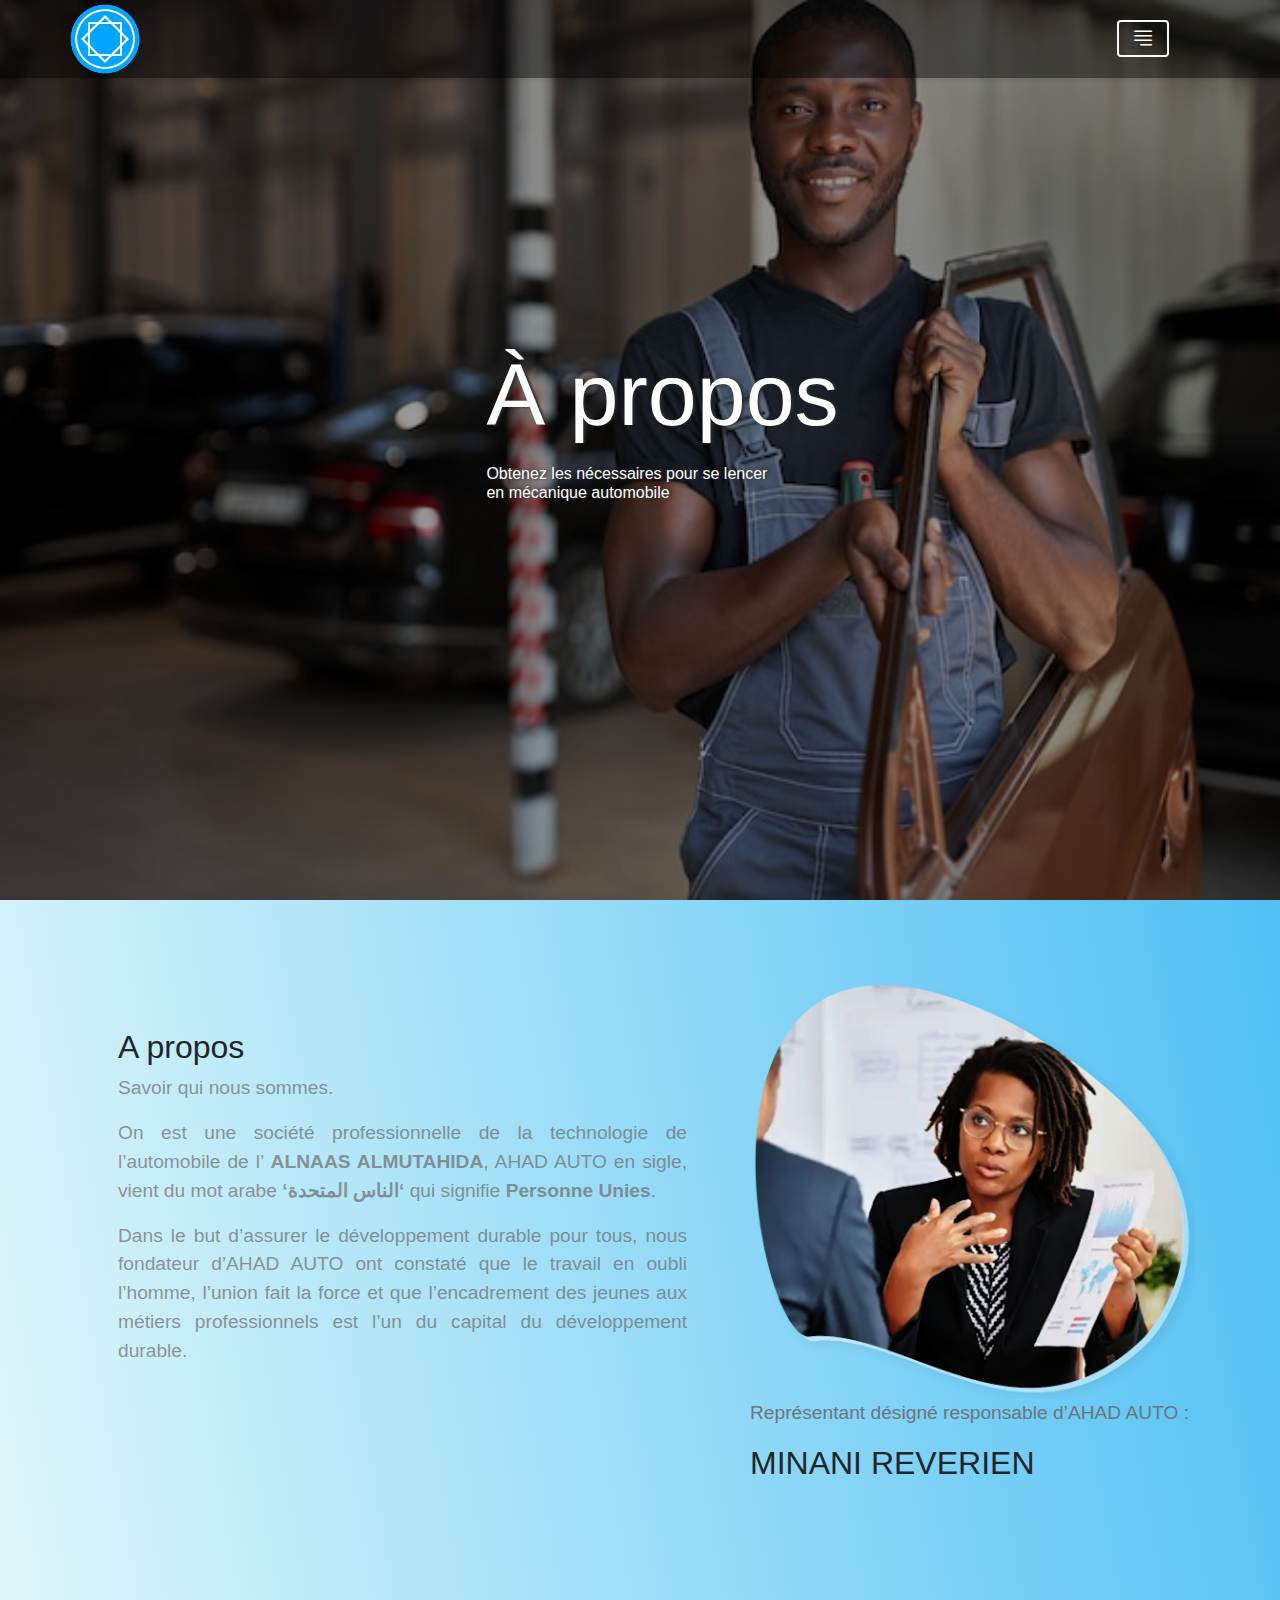
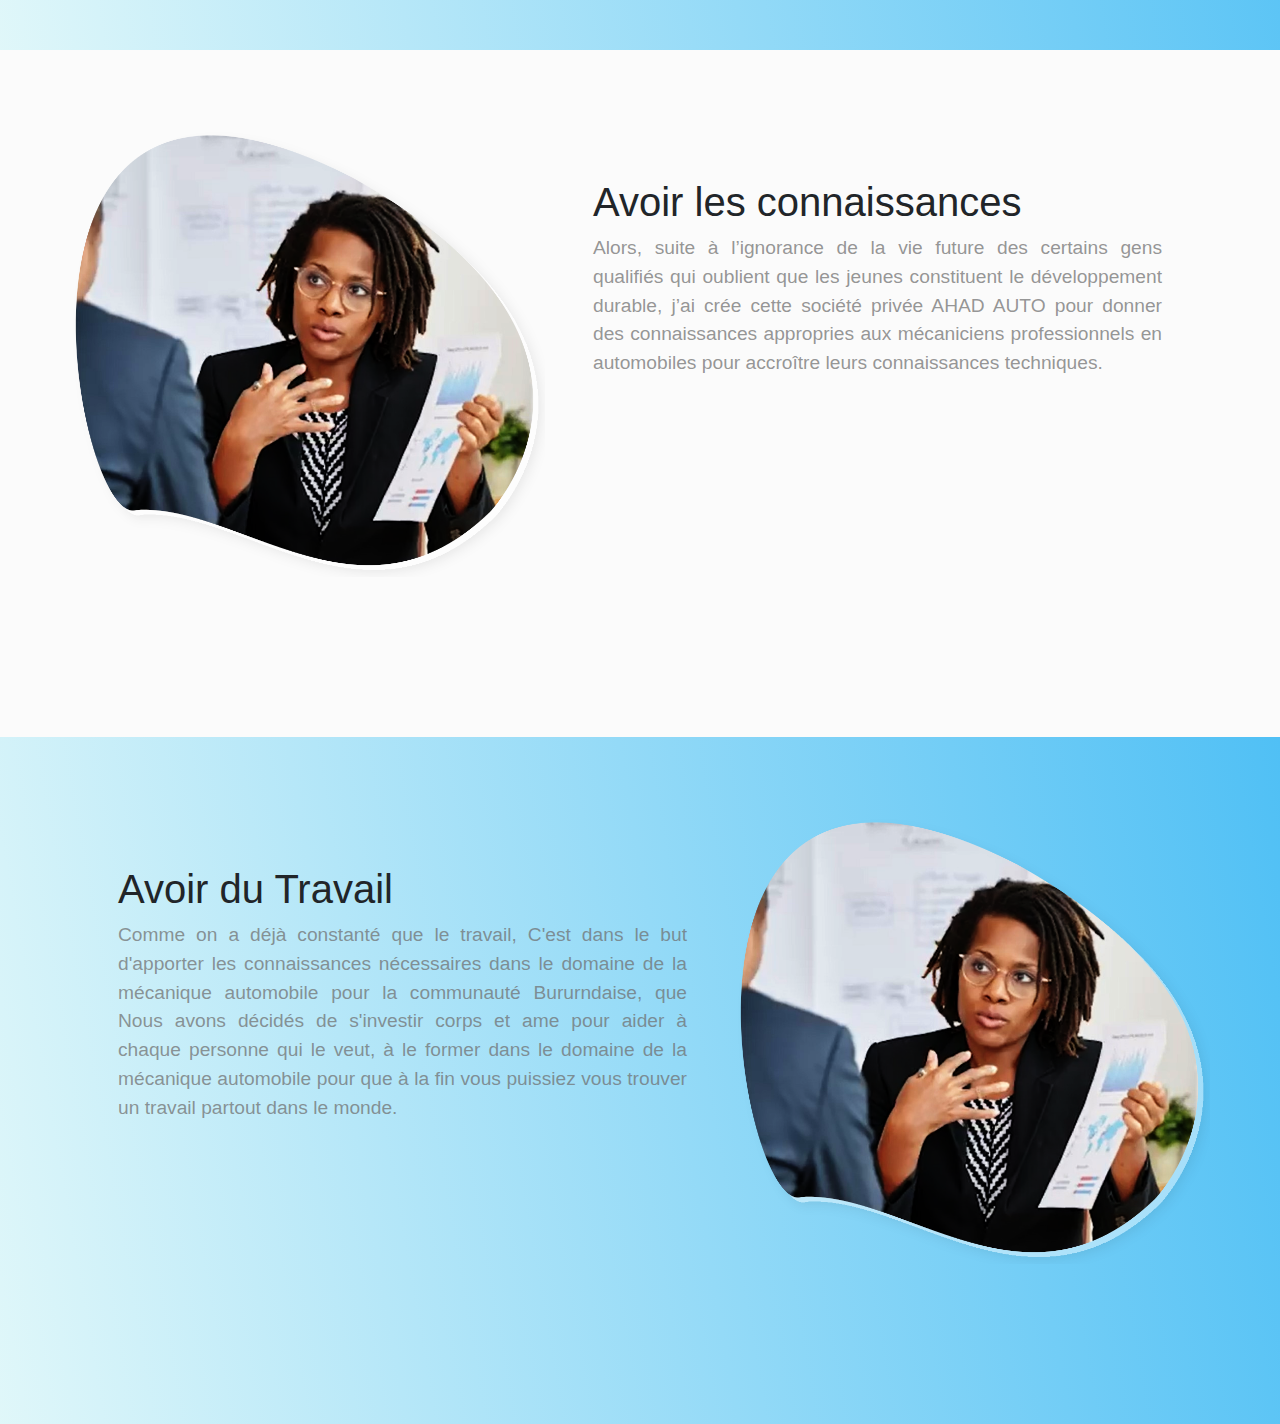
<file: apropos.html>
<!DOCTYPE html>
<html lang="en">

<head>
    <meta charset="UTF-8">
    <meta http-equiv="X-UA-Compatible" content="IE=edge">
    <meta name="viewport" content="width=device-width, initial-scale=1.0">
    <title>A propos | AHAD AUTO</title>
    <!-- logo -->
    <link rel="shortcut icon" href="assets/images/logo.png" type="image/x-icon">
    <!-- framework link-->
    <link rel="stylesheet" href="assets/css/bootstrap.min.css">
    <!-- style link -->
    <link rel="stylesheet" href="assets/css/nav-style.css">
    <link rel="stylesheet" href="assets/css/apropos.css">
    <!-- icons link -->
    <link rel="stylesheet" href="assets/lib/et-line-font/et-line-font.css">
    <link rel="stylesheet" href="assets/lib/font/bootstrap-icons.css">
</head>

<body>
    <!-- header -->
    <header class="container-fluid header shadow-sm p-1">
        <div class="container">
            <div class="row">
                <div href="#" class="logo">
                    <a href="index.html"><img src="assets/images/logo.png" class="img-fluid"></a>
                </div>
                <div class="toggler-btn pt-3">
                    <!-- togglle button -->
                    <button class="navbar-toggler d-block m-auto" data-toggle="collapse" data-target="#navbarNav">
                        <i class="bi bi-justify-right"></i>
                    </button>
                </div>
            </div>
        </div>
        <div class="container">
            <div class="collapse  navbar-collapse" id="navbarNav">
                <ul class="navbar-nav p-3">
                    <li class="nav-item"><a href="index.html" class="nav-link p-2">Accueil</a></li>
                    <li class="nav-item"><a href="formation.html" class="nav-link p-2">Formation</a></li>
                    <li class="nav-item"><a href="garage.html" class="nav-link">Garage</a></li>
                    <li class="nav-item active"><a href="apropos.html" class="nav-link p-2">A propos</a></li>
                    <li class="nav-item"><a href="contact.html" class="nav-link p-2">Contact</a></li>
                </ul>
            </div>
        </div>
    </header>
    <!-- apropos banner -->
    <div class="container-fluid banner">
        <img src="assets/images/mmecano-formateur.png" class="img-fluid" alt="banner">
        <h1 class="banner-title">À propos
            <p class="banner-subtitle">Obtenez les nécessaires pour se lencer <br> en mécanique automobile</p>
        </h1>
    </div>
    <!-- info -->
    <div class="container-fluid about-inner-1">
        <div class="container">
            <div class="row about-item">
                <div class="col-md-7 col-lg-7 col-sm-12 text-justify p-5">
                    <h2 class="text-left">A propos</h2>
                    <p class="text-left sub-title mb-3">Savoir qui nous sommes.</p>
                    <p>
                        On est une société professionnelle de la technologie de l’automobile de l’<b> ALNAAS
                            ALMUTAHIDA</b>, AHAD AUTO
                        en sigle, vient du mot
                        arabe <b> ‘الناس المتحدة‘</b> qui signifie <b>Personne Unies</b>.
                    </p>
                    <p>
                        Dans le but d’assurer le développement durable pour tous, nous fondateur d’AHAD AUTO
                        ont
                        constaté que le travail en
                        oubli l’homme, l’union fait la force et que l’encadrement des jeunes aux métiers
                        professionnels
                        est l’un du capital du
                        développement durable.
                    </p>
                </div>
                <div class="col-md-5 col-lg-5 col-sm-12 ">
                    <img src="assets/images/leader.png" class="img-fluid" alt="leader photo">
                    <p class="text-muted">
                        Représentant désigné responsable d’AHAD AUTO :
                    </p>
                    <h2>MINANI REVERIEN</h2>

                </div>
            </div>
        </div>
    </div>

    <div class="container-fluid about-inner-2">
        <div class="container">
            <div class="row about-item">
                <div class="col-md-5 col-lg-5 col-sm-12 p-0">
                    <img src="assets/images/leader.png" class="img-fluid">
                </div>
                <div class="col-md-7 col-lg-7 col-sm-12 text-justify p-5">
                    <h3>Avoir les connaissances</h3>
                    <p>
                        Alors, suite à l’ignorance de la vie future des certains gens qualifiés qui oublient que
                        les
                        jeunes constituent le
                        développement durable, j’ai crée cette société privée
                        AHAD AUTO pour donner
                        des
                        connaissances appropries
                        aux mécaniciens professionnels en automobiles pour accroître leurs connaissances techniques.
                    </p>
                </div>
            </div>
        </div>
    </div>

    <div class="container-fluid about-inner-3">
        <div class="container">
            <div class="row about-item">
                <div class="col-md-6 col-lg-7 col-sm-12 text-justify p-5">
                    <h3>Avoir du Travail</h3>
                    <p>
                        Comme on a déjà constanté que le travail,
                        C'est dans le but d'apporter les connaissances nécessaires dans le domaine de la
                        mécanique
                        automobile pour la communauté Bururndaise, que Nous avons décidés de s'investir
                        corps et ame pour aider
                        à chaque personne qui le veut, à le former dans le domaine de la mécanique automobile pour que à
                        la fin vous puissiez vous trouver un travail partout dans le monde.
                    </p>
                </div>
                <div class="col-md-6 col-lg-5 col-sm-12 p-0">
                    <img src="assets/images/leader.png" class="img-fluid">
                </div>
            </div>
        </div>
    </div>
    <!-- <div class="container mt-5">
        <div class="row">
            <p>
                Difficile de trouver une formation de qualité et qualifiante, <b>AHAD Auto</b>
                est à votre service.
            </p>
            <p>
                comme il y avait pas d'endroit où quelqu'un puisse se former dans le domaine de la
                mécanique donc on a voulu comple le manque en apportant le meilleur service de
                formation qui rend chaque personne un bon mécanicien automobile.
            </p>
            <p>
                Notre Objectif ultime est de rendre l'apprentissage de la mécanique automobile
                facile et accéssible à tous le monde.
            </p>
            <p>
                - Offrir une formation de qualité aux jeunes qui veulent se forment dans le
                domaine pour qu'ils puissent trouver du travail partous où ils arrivent.
            </p>
            <p>
                - Permettre aux personnes qui déjà mécanicien à faire une renforcement des
                connaissances en mécanique automobile.
            </p>
        </div>
    </div> -->
</body>

<script src="assets/js/jquery.slim.min.js"></script>
<script src="assets/js/bootstrap.bundle.min.js"></script>
<script src="assets/js/bootstrap.min.js"></script>

</html>
</file>
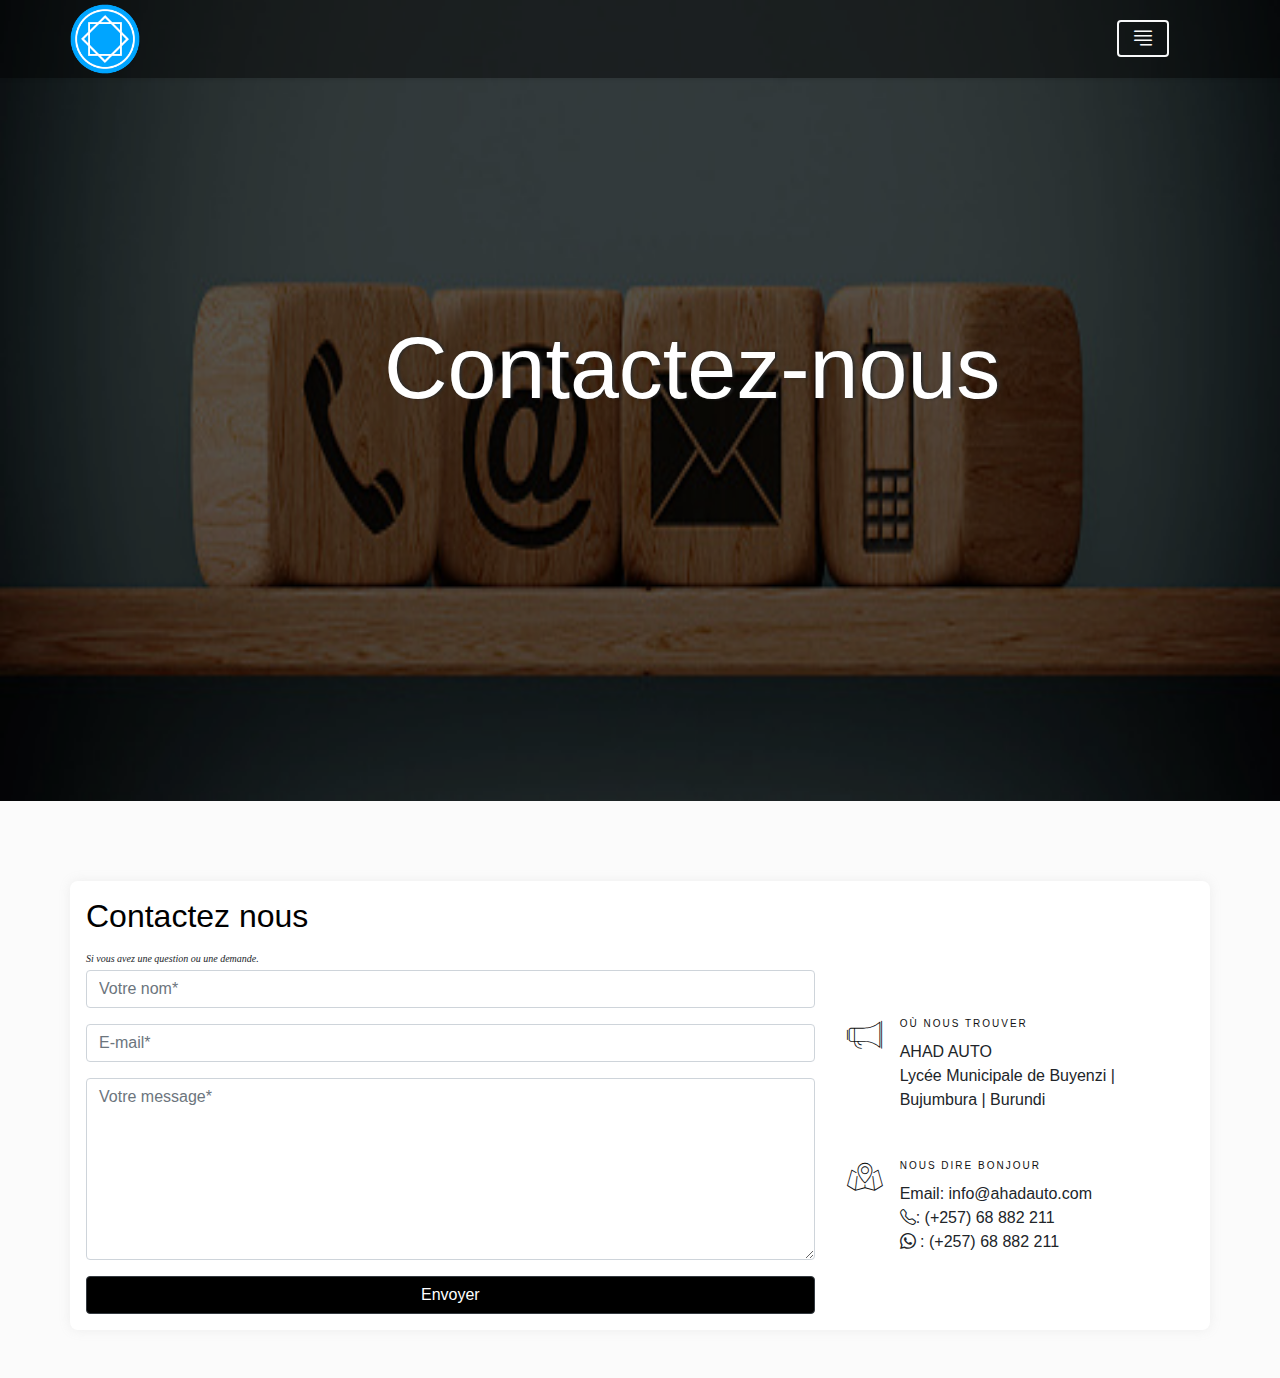
<file: contact.html>
<!DOCTYPE html>
<html lang="en">

<head>
    <meta charset="UTF-8">
    <meta http-equiv="X-UA-Compatible" content="IE=edge">
    <meta name="viewport" content="width=device-width, initial-scale=1.0">
    <title>Contact | AHAD AUTO</title>
    <!-- logo -->
    <link rel="shortcut icon" href="assets/images/logo.png" type="image/x-icon">
    <!-- framework link-->
    <link rel="stylesheet" href="assets/css/bootstrap.min.css">
    <!-- style link -->
    <link rel="stylesheet" href="assets/css/nav-style.css">
    <link rel="stylesheet" href="assets/css/contact.css">
    <!-- icons link -->
    <link rel="stylesheet" href="assets/lib/et-line-font/et-line-font.css">
    <link rel="stylesheet" href="assets/lib/font/bootstrap-icons.css">
</head>

<body>
    <!-- header -->
    <header class="container-fluid header shadow-sm p-1 ">
        <div class="container">
            <div class="row">
                <div href="#" class="logo">
                    <a href="index.html"><img src="assets/images/logo.png" class="img-fluid"></a>
                </div>
                <div class="toggler-btn pt-3">
                    <!-- togglle button -->
                    <button class="navbar-toggler d-block m-auto" data-toggle="collapse" data-target="#navbarNav">
                        <i class="bi bi-justify-right"></i>
                    </button>
                </div>
            </div>
        </div>
        <div class="container">
            <div class="collapse  navbar-collapse" id="navbarNav">
                <ul class="navbar-nav p-3">
                    <li class="nav-item"><a href="index.html" class="nav-link p-2">Accueil</a></li>
                    <li class="nav-item"><a href="formation.html" class="nav-link p-2">Formation</a></li>
                    <li class="nav-item"><a href="garage.html" class="nav-link">Garage</a></li>
                    <li class="nav-item"><a href="apropos.html" class="nav-link p-2">A propos</a></li>
                    <li class="nav-item active"><a href="contact.html" class="nav-link p-2">Contact</a></li>
                </ul>
            </div>
        </div>
    </header>
    <!-- banner -->
    <div class="container-fluid banner mb-5 p-0">
        <img src="assets/images/bg-contact.jpg" class="img-fluid" alt="banner">
        <h1 class="banner-title"> Contactez-nous</h1>
    </div>
    <!-- contact -->
    <section class="module mb-5" id="contact">
        <div class="container contact mt-5">
            <div class="row mb-1">
                <div class="col-sm-6 col-sm-offset-3">
                    <h2 class="module-title">Contactez nous</h2>
                    <div class="module-subtitle font-serif">Si vous avez une question ou une demande.</div>
                </div>
            </div>
            <div class="row">
                <div class="col-sm-8">
                    <form id="contactForm" role="form" method="post" action="php/contact.php">
                        <div class="form-group">
                            <label class="sr-only" for="name">Nom</label>
                            <input class="form-control" type="text" id="nom" name="nom" placeholder="Votre nom*"
                                required="required" data-validation-required-message="Entrez votre nom svp." />
                        </div>
                        <div class="form-group">
                            <label class="sr-only" for="email">Email</label>
                            <input class="form-control" type="email" id="email" name="email" placeholder="E-mail*"
                                required="required" data-validation-required-message="Entrez votre email svp" />
                        </div>
                        <div class="form-group">
                            <textarea class="form-control" rows="7" id="message" name="message"
                                placeholder="Votre message*" required
                                data-validation-required-message="Entrez votre email svp"></textarea>
                        </div>
                        <div class="text-center">
                            <button class="btn btn-dark btn-block btn-round btn-d" id="submit"
                                type="submit">Envoyer</button>
                        </div>
                    </form>
                </div>
                <div class="col-sm-4 pt-5">
                    <div class="alt-features-item mt-0">
                        <div class="alt-features-icon"><span class="icon-megaphone"></span></div>
                        <h3 class="alt-features-title font-alt">où nous trouver</h3>AHAD AUTO<br />Lycée Municipale de
                        Buyenzi |
                        Bujumbura | Burundi
                    </div>
                    <div class="alt-features-item mt-xs-60">
                        <div class="alt-features-icon"><span class="icon-map"></span></div>
                        <h3 class="alt-features-title font-alt">Nous dire Bonjour</h3>Email:
                        info@ahadauto.com<br /><i class="bi bi-telephone"></i>: (+257)
                        68 882 211 <br> <i class="bi bi-whatsapp"></i> : (+257)
                        68 882 211
                    </div>
                </div>
            </div>
        </div>
    </section>
</body>
<script src="assets/js/jquery.slim.min.js"></script>
<script src="assets/js/bootstrap.bundle.min.js"></script>
<script src="assets/js/bootstrap.min.js"></script>

</html>
</file>
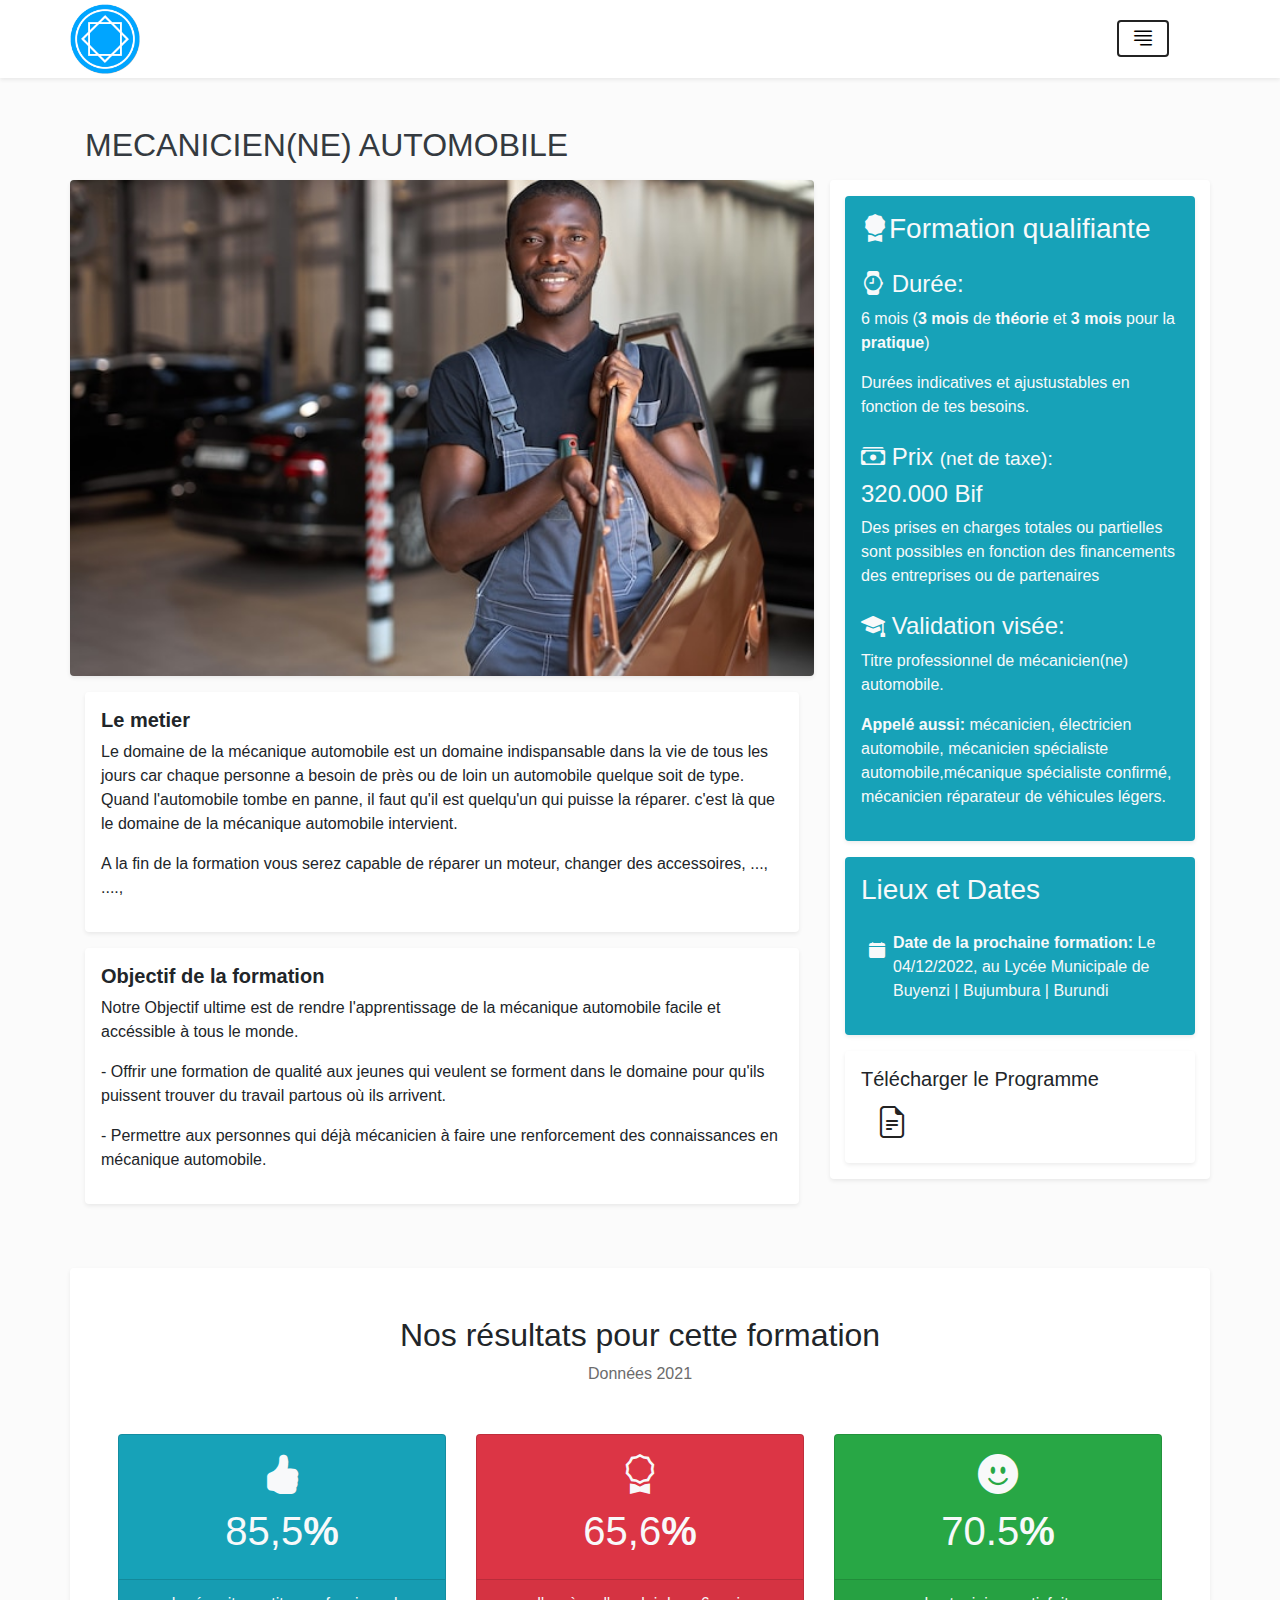
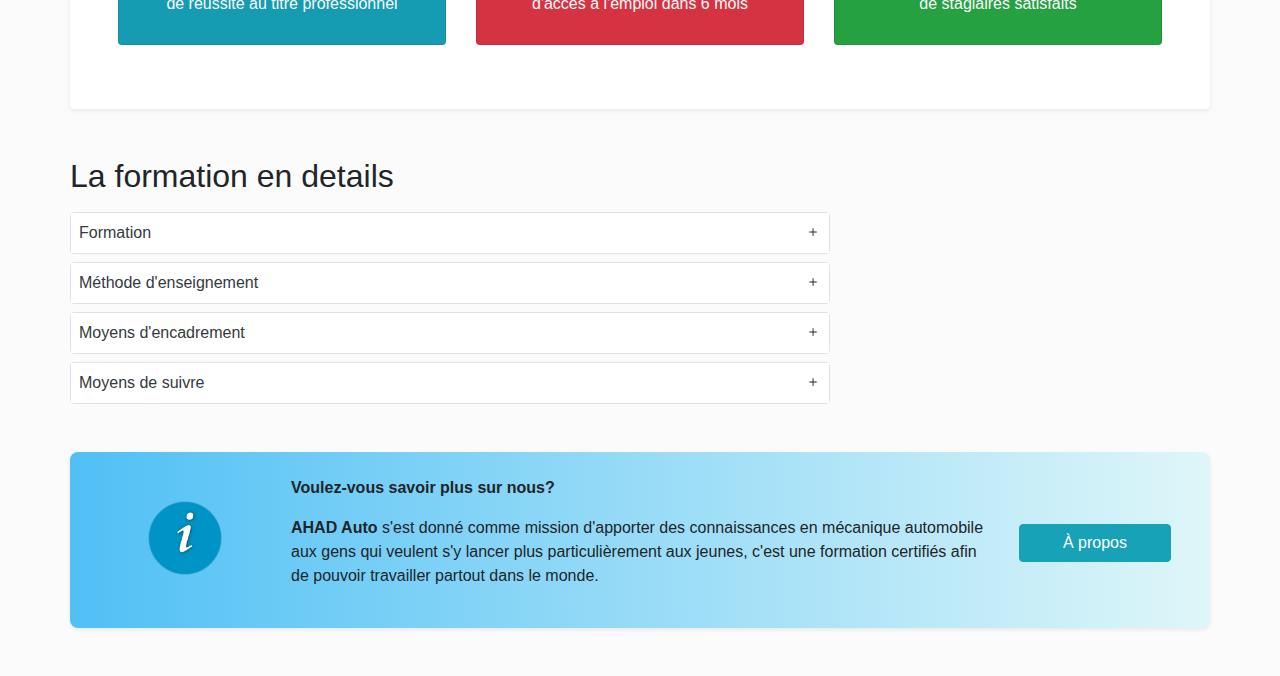
<file: formation.html>
<!DOCTYPE html>
<html lang="en">

<head>
    <meta charset="UTF-8">
    <meta http-equiv="X-UA-Compatible" content="IE=edge">
    <meta name="viewport" content="width=device-width, initial-scale=1.0">
    <title>Formation | AHAD AUTO</title>
    <!-- logo -->
    <link rel="shortcut icon" href="assets/images/logo.png" type="image/x-icon">
    <!-- framework link-->
    <link rel="stylesheet" href="assets/css/bootstrap.min.css">
    <!-- style link -->
    <link rel="stylesheet" href="assets/css/formation.css">
    <link rel="stylesheet" href="assets/css/nav-style.css">
    <!-- icons link -->
    <link rel="stylesheet" href="assets/lib/et-line-font/et-line-font.css">
    <link rel="stylesheet" href="assets/lib/font/bootstrap-icons.css">
</head>

<body>
    <!-- header -->
    <header class="container-fluid bg-white shadow-sm p-1">
        <div class="container">
            <div class="row">
                <div href="#" class="logo">
                    <a href="index.html"><img src="assets/images/logo.png" class="img-fluid"></a>
                </div>
                <div class="toggler-btn pt-3">
                    <!-- togglle button -->
                    <button class="navbar-toggler d-block m-auto" data-toggle="collapse" data-target="#navbarNav">
                        <i class="bi bi-justify-right"></i>
                    </button>
                </div>
            </div>
        </div>
        <div class="container">
            <div class="collapse  navbar-collapse" id="navbarNav">
                <ul class="navbar-nav p-3">
                    <li class="nav-item"><a href="index.html" class="nav-link p-2">Accueil</a></li>
                    <li class="nav-item active"><a href="formation.html" class="nav-link p-2">Formation</a></li>
                    <li class="nav-item"><a href="garage.html" class="nav-link">Garage</a></li>
                    <li class="nav-item"><a href="apropos.html" class="nav-link p-2">A propos</a></li>
                    <li class="nav-item"><a href="contact.html" class="nav-link p-2">Contact</a></li>
                </ul>
            </div>
        </div>
    </header>
    <!-- info content -->
    <div class="container mt-5">
        <h2 class="text-left text-dark mb-3">MECANICIEN(NE) AUTOMOBILE</h2>
        <div class="row binfo">
            <!-- info -->
            <div class="col-md-8 block-info pl-0 mb-3">
                <div class="info-image mb-3">
                    <img src="assets/images/mmecano-formateur.png" class="img-fluid rounded shadow-sm">
                </div>
                <div class="container-fluid info-details">
                    <div class="row">
                        <div class="col-md-12 col-sm-12">
                            <div class="info-details-item bg-white shadow-sm rounded mb-3 p-3">
                                <h5>Le metier</h5>
                                <p>
                                    Le domaine de la mécanique automobile est un domaine indispansable dans la
                                    vie de tous les jours car chaque personne a besoin de près ou de loin un
                                    automobile quelque soit de type. Quand l'automobile tombe en panne, il faut qu'il
                                    est quelqu'un qui puisse la réparer. c'est là que le domaine de la mécanique
                                    automobile
                                    intervient.
                                </p>
                                <p>
                                    A la fin de la formation vous serez capable de réparer un moteur, changer des
                                    accessoires, ..., ....,
                                </p>
                            </div>
                            <div class="info-details-item bg-white shadow-sm rounded p-3">
                                <h5>Objectif de la formation</h5>
                                <p>
                                    Notre Objectif ultime est de rendre l'apprentissage de la mécanique automobile
                                    facile et accéssible à tous le monde.
                                </p>
                                <p>
                                    - Offrir une formation de qualité aux jeunes qui veulent se forment dans le
                                    domaine pour qu'ils puissent trouver du travail partous où ils arrivent.
                                </p>
                                <p>
                                    - Permettre aux personnes qui déjà mécanicien à faire une renforcement des
                                    connaissances en mécanique automobile.
                                </p>
                            </div>
                        </div>
                    </div>
                </div>
            </div>
            <!-- side bar -->
            <div class="col-md-4 col-sm-0 sidebar pt-3 pb-3 bg-white shadow-sm rounded">
                <!-- formaton qualifiante -->
                <div class="bg-info shadow-sm rounded text-light p-3 mb-3">
                    <h3 class="mb-4"><i class="bi bi-award-fill"></i>Formation qualifiante</h3>
                    <h4><i class="bi bi-watch"></i> Durée:</h4>
                    <p>6 mois (<b>3 mois</b> de <b>théorie</b> et <b>3 mois </b> pour la <b>pratique</b>) </p>
                    <p>Durées indicatives et ajustustables en fonction de tes besoins.</p>
                    <h4 class="mt-4"><i class="bi bi-cash-stack"></i> Prix <small>(net de taxe):</small></h4>
                    <h4>320.000 Bif</h4>
                    <!-- e prix de la formation est donné à titre indicatif. -->
                    <p>Des prises en charges totales ou partielles
                        sont possibles en fonction des financements des entreprises ou de partenaires</p>
                    <h4 class="mt-4"><i class="bi bi-mortarboard-fill"></i> Validation visée:</h4>
                    <p>Titre professionnel de mécanicien(ne) automobile. </p>
                    <p><b>Appelé aussi:</b><span class="text-muted"></span>
                        mécanicien, électricien automobile, mécanicien spécialiste automobile,mécanique spécialiste
                        confirmé, mécanicien réparateur de véhicules légers.
                    </p>
                </div>
                <!-- lieux et dates -->
                <div class="bg-info shadow-sm rounded text-light p-3 mb-3">
                    <h3 class="mb-4">Lieux et Dates</h3>
                    <div class="d-flex">
                        <i class="bi bi-calendar-fill p-2"></i>
                        <p><b>Date de la prochaine formation:</b>
                            Le 04/12/2022, au Lycée Municipale de Buyenzi | Bujumbura | Burundi
                        </p>
                    </div>
                </div>
                <!-- fichiers -->
                <div class="files shadow-sm rounded p-3">
                    <h5>Télécharger le Programme</h5>
                    <a href="assets/lib/documents/FICHE_PRODUIT_QUALIFIANT_00337_Mécanicien automobile.pdf"
                        class="bi bi-file-earmark-text" title="le programme" download="Programme"></a>
                </div>
            </div>
        </div>
    </div>
    <!-- resultat -->
    <div class="container mt-5 bg-white rounded shadow-sm p-5 mb-5">
        <h2 class="text-center">Nos résultats pour cette formation</h2>
        <p class="text-center sub-title">Données 2021</p>
        <div class="row mt-5">
            <div class="col-md-4 mb-3">
                <div class="card bg-info text-light">
                    <div class="car-body p-3">
                        <h1 class="bi bi-hand-thumbs-up-fill text-center"></h1>
                        <h1 class="text-center">85,5<b>%</b></h1>
                    </div>
                    <div class="card-footer">
                        <p class="sub-title text-center text-light">de réussite au titre professionnel</p>
                    </div>
                </div>
            </div>
            <div class="col-md-4 mb-3">
                <div class="card bg-danger text-light">
                    <div class="car-body p-3">
                        <h1 class="bi bi-award text-center"></h1>
                        <h1 class="text-center">65,6<b>%</b></h1>
                    </div>
                    <div class="card-footer">
                        <p class="sub-title text-center text-light">d'accès a l'emploi dans 6 mois</p>
                    </div>
                </div>
            </div>
            <div class="col-md-4 mb-3">
                <div class="card bg-success text-light">
                    <div class="car-body p-3">
                        <h1 class="bi bi-emoji-smile-fill text-center"></h1>
                        <h1 class="text-center">70.5<b>%</b></h1>
                    </div>
                    <div class="card-footer">
                        <p class="sub-title text-center text-light">de stagiaires satisfaits</p>
                    </div>
                </div>
            </div>
        </div>
    </div>
    <!-- formation -->
    <div class="container p-0 pb-5">
        <h2 class="text-left">La formation en details</h2>
        <div class="panel-group p-0 col-md-8 mt-3" id="accordion" role="tablist" aria-multiselectable="true">
            <!-- formation -->
            <div class="bg-white border panel panel-defaul rounded mb-2">
                <a class="btn-block bg-white p-2 text-dark" role="button" data-toggle="collapse"
                    data-parent="#accordion" href="#collapseOne" aria-expanded="true" aria-controls="collapseOne">
                    Formation <i class="bi bi-plus float-right"></i>
                </a>
                <div id="collapseOne" class="panel-collapse collapse in p-2 border-top" role="tabpanel"
                    aria-labelledby="headingOne">
                    <div class="panel-body p-2">
                        <!-- , complètés par 2 périodes en entreprise -->
                        <p>La formation se compose de 3 modules.</p>
                        <!-- <p><b>Période d'intégration</b>. Acueil, présentation des objectifs de formmation, connaissance
                                    de l'environnement professionnel, adaptation du parcours de formaton <b>(1 semaine)</b>.</p> -->
                        <p><b>Module 1. Cours de Technologie moteur (1 mois de théorie):</b><br>
                            On apprend tous les systèmes et fonctionnements des moteurs de tous genres des véhicules
                            automobiles.
                        </p>
                        <p><b>Module 2. Technologie professionnelle (2 mois de théorie):</b><br>
                            On apprend tous les systèmes et fonctionnements de tous organes qui composent les véhicules
                            automobiles exclus le
                            moteur.
                        </p>
                        <p><b>Module 3. Conduite automobile coach code n° 1 et éléctricité automobile (3 mois de
                                pratique):</b><br>
                            On apprend tous les attitudes à faire devant n’importe quel véhicule automobile que ce soit
                            à l’intérieur qu’extérieur
                            de celui – ci en distinguant la mauvaise conduite au bonne conduite du véhicule automobile
                            ainsi que les divers circuits
                            électriques composants ces derniers.
                        </p>
                        <p class="small bg-light p-2">
                            <b>N.B:</b> Tous ces modules sont traduites en<b> Kirundi</b>,<b> Français</b> et<b>
                                Swahili
                            </b>
                        </p>
                    </div>
                </div>
            </div>
            <!-- Méthode d'enseignement  -->
            <div class="bg-white border panel panel-defaul rounded mb-2">
                <a class="btn-block bg-white p-2 text-dark" role="button" data-toggle="collapse"
                    data-parent="#accordion" href="#collapseTwo" aria-expanded="true" aria-controls="collapseTwo">
                    Méthode d'enseignement <i class="bi bi-plus float-right"></i>
                </a>
                <div id="collapseTwo" class="panel-collapse collapse in p-2 border-top" role="tabpanel"
                    aria-labelledby="headingTwo">
                    <div class="panel-body p-2">
                        <p><b>Méthode expositive:</b><br>
                            en utilisant le tableau noir.
                        </p>
                        <p><b>Méthode démonstrative:</b><br>
                            en utilisant les vidéos et les piéces d'un automobile.
                        </p>
                        <p>
                            Après 3 semaines, on donne une évalution aux étudiant.
                        </p>
                    </div>
                </div>
            </div>
            <!-- Moyen d'encadrement -->
            <div class="bg-white border panel panel-defaul rounded mb-2">
                <a class="btn-block bg-white p-2 text-dark" role="button" data-toggle="collapse"
                    data-parent="#accordion" href="#collapseThree" aria-expanded="true" aria-controls="collapseThree">
                    Moyens d'encadrement <i class="bi bi-plus float-right"></i>
                </a>
                <div id="collapseThree" class="panel-collapse collapse in p-2 border-top" role="tabpanel"
                    aria-labelledby="headingThree">
                    <div class="panel-body p-2">
                        <p>
                            Les salles louées disposes des bancs pipitres des apprenants et des véhicules hippomobiles
                            pour les
                            démontages et assemblages de
                            toutes les pièces en pratique. <br>
                            Au début de chaque cours, un module de formation du mois est fourni en début du cours pour
                            faciliter la prise de notes.
                        </p>
                    </div>
                </div>
            </div>
            <!-- Moyen de suivre -->
            <div class="bg-white border panel panel-defaul rounded">
                <a class="btn-block bg-white p-2 text-dark" role="button" data-toggle="collapse"
                    data-parent="#accordion" href="#collapseFour" aria-expanded="true" aria-controls="collapseFour">
                    Moyens de suivre <i class="bi bi-plus float-right"></i>
                </a>
                <div id="collapseFour" class="panel-collapse collapse in p-2 border-top" role="tabpanel"
                    aria-labelledby="headingFour">
                    <div class="panel-body p-2">
                        <p><b>Suivi en Présentiel:</b><br>
                            Feuilles de présences signées par des étudiants et le formateur chaque jour de la formation
                            c’est-à-dire, le <b>Lundi</b>, <b>Mercredi</b>
                            et <b>Vendredi</b> de <b>14h00</b> à <b>17h00</b> pendant les <b>6 mois</b> de formation.
                        </p>
                        <p><b>Appréciation des résulltats:</b><br>
                        <ul class="pl-5">
                            <li>Questionnaire d'auto-évaluation des acquis dès le début et à la fin de formation</li>
                            <li>Évaluation continue durant la session</li>
                            <li>Remise d'une attestation de fin de formation</li>
                            <li>Questionnaire d'évalution de la satisfaction en fin de formation</li>
                            <li>Bilan de fin de formation adressé au commanditaire, s'il ne participe</li>
                            <li>Questionnaire individuel d'évaluation de l'impact de la formation après 3 séances.</li>
                        </ul>
                        </p>
                    </div>
                </div>
            </div>
        </div>
    </div>
    <!-- annonce apropos -->
    <div class="container mb-5">
        <div class="row contact bg-light shadow-sm p-4 mb-1">
            <div class="col-md-2 col-lg-2 col-sm-6 pt-4 image">
                <img src="assets/images/1x/info.png" class="d-block m-auto">
            </div>
            <div class="col-md-8 col-lg-8 col-sm-6 details">
                <p><b>Voulez-vous savoir plus sur nous?</b></p>
                <p><b>AHAD Auto</b> s'est donné comme mission d'apporter des connaissances en mécanique automobile aux
                    gens qui veulent s'y lancer plus particulièrement aux jeunes, c'est une formation
                    certifiés afin de pouvoir travailler partout dans le monde.
                </p>
            </div>
            <div class="col-md-2 col-lg-2 col-sm-12 pt-5 ">
                <a href="apropos.html" class="btn btn-info d-block m-auto">À propos</a>
            </div>
        </div>
    </div>
    <!-- footer -->
</body>
<script src="assets/js/jquery.slim.min.js"></script>
<script src="assets/js/bootstrap.bundle.min.js"></script>
<script src="assets/js/bootstrap.min.js"></script>

</html>
</file>
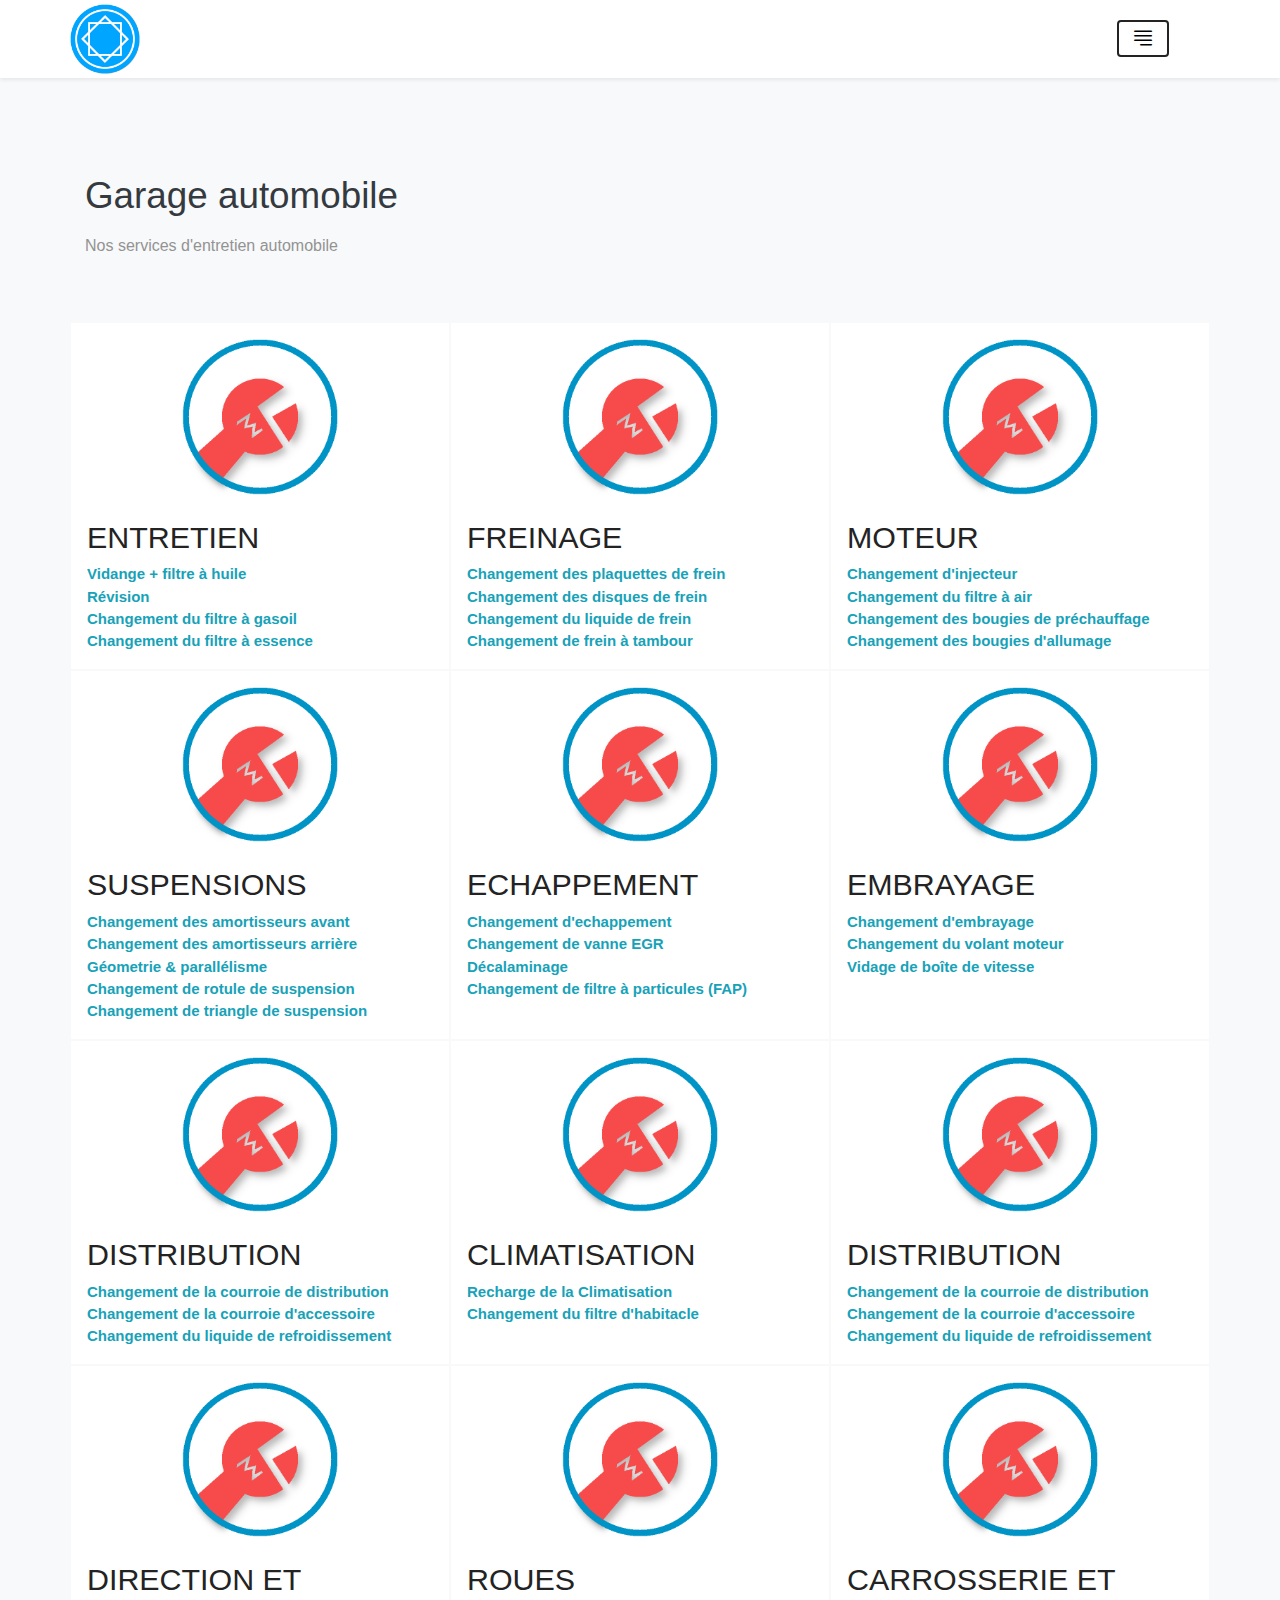
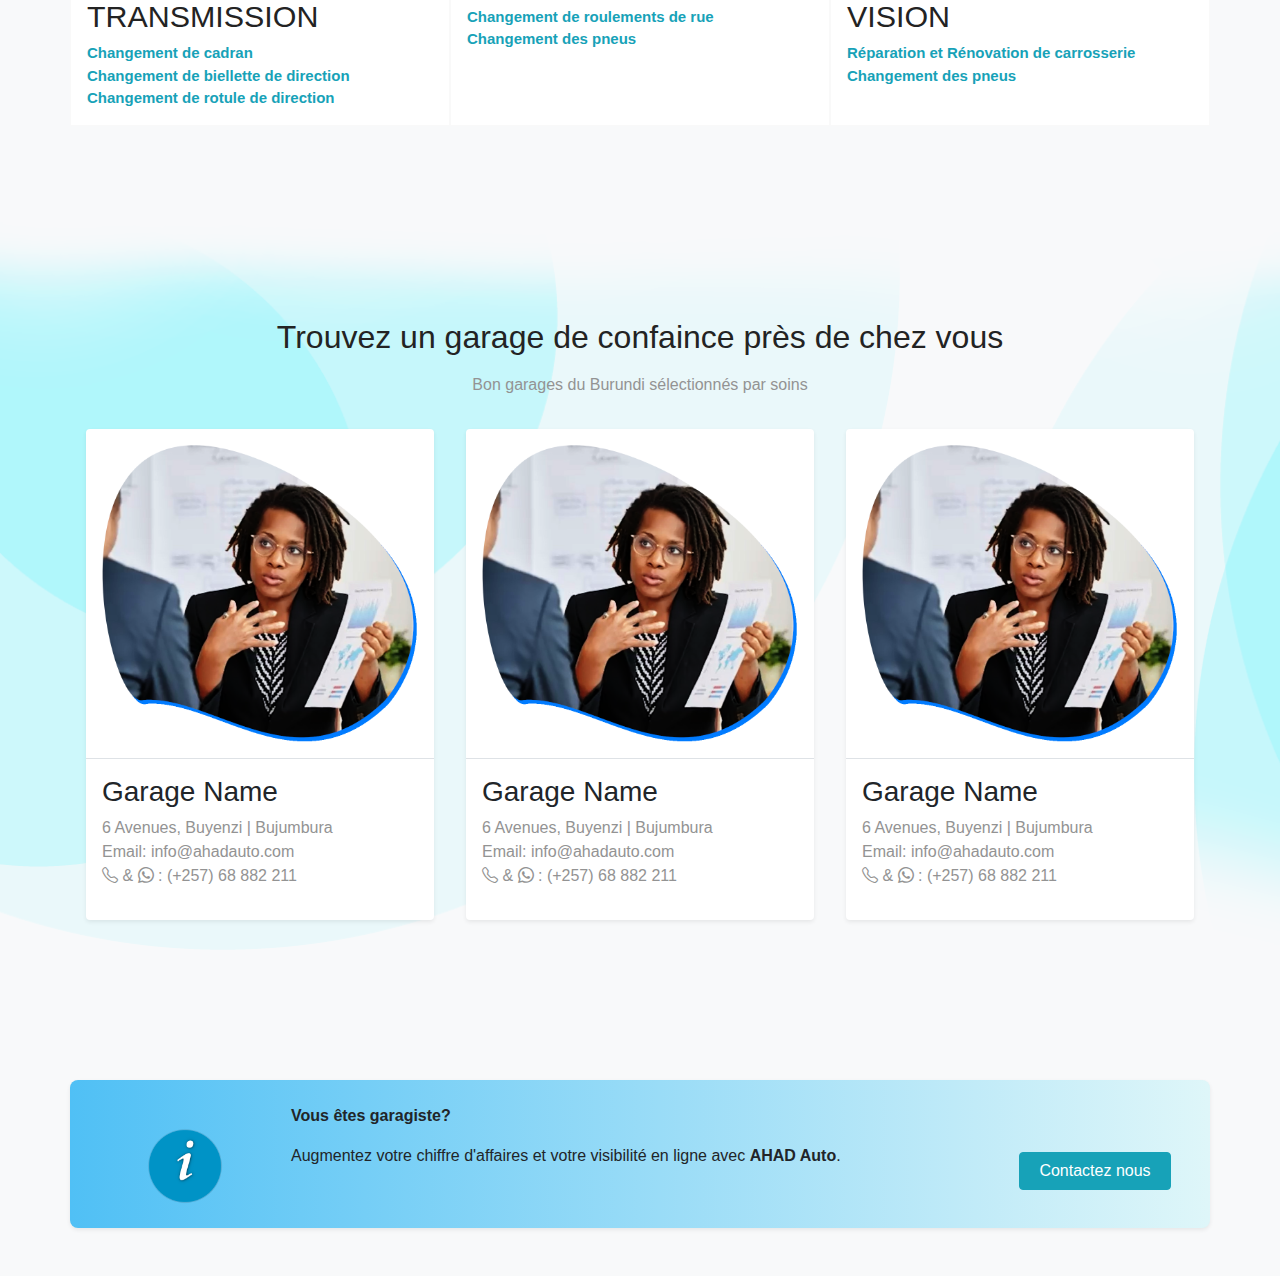
<file: garage.html>
<!DOCTYPE html>
<html lang="en">

<head>
    <meta charset="UTF-8">
    <meta http-equiv="X-UA-Compatible" content="IE=edge">
    <meta name="viewport" content="width=device-width, initial-scale=1.0">
    <title>Garages | AHAD AUTO</title>
    <!-- logo -->
    <link rel="shortcut icon" href="assets/images/logo.png" type="image/x-icon">
    <!-- framework link-->
    <link rel="stylesheet" href="assets/css/bootstrap.min.css">
    <!-- style link -->
    <link rel="stylesheet" href="assets/css/garage.css">
    <link rel="stylesheet" href="assets/css/nav-style.css">
    <!-- icons link -->
    <link rel="stylesheet" href="assets/lib/et-line-font/et-line-font.css">
    <link rel="stylesheet" href="assets/lib/font/bootstrap-icons.css">
</head>

<body class="bg-light">
    <!-- header -->
    <header class="container-fluid bg-white shadow-sm p-1">
        <div class="container">
            <div class="row">
                <div href="#" class="logo">
                    <a href="index.html"><img src="assets/images/logo.png" class="img-fluid"></a>
                </div>
                <div class="toggler-btn pt-3">
                    <!-- togglle button -->
                    <button class="navbar-toggler d-block m-auto" data-toggle="collapse" data-target="#navbarNav">
                        <i class="bi bi-justify-right"></i>
                    </button>
                </div>
            </div>
        </div>
        <div class="container">
            <div class="collapse  navbar-collapse" id="navbarNav">
                <ul class="navbar-nav p-3">
                    <li class="nav-item"><a href="index.html" class="nav-link p-2">Accueil</a></li>
                    <li class="nav-item"><a href="formation.html" class="nav-link p-2">Formation</a></li>
                    <li class="nav-item active"><a href="garage.html" class="nav-link p-2">Garage</a></li>
                    <li class="nav-item"><a href="apropos.html" class="nav-link p-2">A propos</a></li>
                    <li class="nav-item"><a href="contact.html" class="nav-link p-2">Contact</a></li>
                </ul>
            </div>
        </div>
    </header>
    <!-- info content -->
    <section class="container-fluid p-5">
        <div class="container info-content mt-5 mb-5">
            <h2 class="text-left text-dark mb-3">Garage automobile</h2>
            <p>Nos services d'entretien automobile</p>
            <div class="row mb-4 repair pt-5">
                <div class="repair-inner col-md-4 col-sm-6">
                    <div class="repair-item">
                        <img src="./assets/images/1x/gear.png" class="img-fluid">
                        <div class="repair-desc">
                            <h3>Entretien</h3>
                            <p>Vidange + filtre à huile</p>
                            <p>Révision</p>
                            <p>Changement du filtre à gasoil</p>
                            <p>Changement du filtre à essence</p>
                        </div>
                    </div>
                </div>
                <div class="repair-inner col-md-4 col-sm-6">
                    <div class="repair-item">
                        <img src="assets/images/1x/gear.png" class="img-fluid">
                        <div class="repair-desc">
                            <h3>Freinage</h3>
                            <p>Changement des plaquettes de frein</p>
                            <p>Changement des disques de frein</p>
                            <p>Changement du liquide de frein</p>
                            <p>Changement de frein à tambour</p>
                        </div>
                    </div>
                </div>
                <div class="repair-inner col-md-4 col-sm-6">
                    <div class="repair-item">
                        <img src="assets/images/1x/gear.png" class="img-fluid">
                        <div class="repair-desc">
                            <h3>Moteur</h3>
                            <p>Changement d'injecteur</p>
                            <p>Changement du filtre à air</p>
                            <p>Changement des bougies de préchauffage</p>
                            <p>Changement des bougies d'allumage</p>
                        </div>
                    </div>
                </div>
                <div class="repair-inner col-md-4 col-sm-6">
                    <div class="repair-item">
                        <img src="assets/images/1x/gear.png" class="img-fluid">
                        <div class="repair-desc">
                            <h3>Suspensions</h3>
                            <p>Changement des amortisseurs avant</p>
                            <p>Changement des amortisseurs arrière</p>
                            <p>Géometrie & parallélisme</p>
                            <p>Changement de rotule de suspension</p>
                            <p>Changement de triangle de suspension</p>
                        </div>
                    </div>
                </div>
                <div class="repair-inner col-md-4 col-sm-6">
                    <div class="repair-item">
                        <img src="assets/images/1x/gear.png" class="img-fluid">
                        <div class="repair-desc">
                            <h3>Echappement</h3>
                            <p>Changement d'echappement</p>
                            <p>Changement de vanne EGR</p>
                            <p>Décalaminage</p>
                            <p>Changement de filtre à particules (FAP)</p>
                        </div>
                    </div>
                </div>
                <div class="repair-inner col-md-4 col-sm-6">
                    <div class="repair-item">
                        <img src="assets/images/1x/gear.png" class="img-fluid">
                        <div class="repair-desc">
                            <h3>Embrayage</h3>
                            <p>Changement d'embrayage</p>
                            <p>Changement du volant moteur</p>
                            <p>Vidage de boîte de vitesse</p>
                        </div>
                    </div>
                </div>
                <div class="repair-inner col-md-4 col-sm-6">
                    <div class="repair-item">
                        <img src="assets/images/1x/gear.png" class="img-fluid">
                        <div class="repair-desc">
                            <h3>Distribution</h3>
                            <p>Changement de la courroie de distribution</p>
                            <p>Changement de la courroie d'accessoire</p>
                            <p>Changement du liquide de refroidissement</p>
                        </div>
                    </div>
                </div>
                <div class="repair-inner col-md-4 col-sm-6">
                    <div class="repair-item">
                        <img src="assets/images/1x/gear.png" class="img-fluid">
                        <div class="repair-desc">
                            <h3>Climatisation</h3>
                            <p>Recharge de la Climatisation</p>
                            <p>Changement du filtre d'habitacle</p>
                        </div>
                    </div>
                </div>
                <div class="repair-inner col-md-4 col-sm-6">
                    <div class="repair-item">
                        <img src="assets/images/1x/gear.png" class="img-fluid">
                        <div class="repair-desc">
                            <h3>Distribution</h3>
                            <p>Changement de la courroie de distribution</p>
                            <p>Changement de la courroie d'accessoire</p>
                            <p>Changement du liquide de refroidissement</p>
                        </div>
                    </div>
                </div>
                <div class="repair-inner col-md-4 col-sm-6">
                    <div class="repair-item">
                        <img src="assets/images/1x/gear.png" class="img-fluid">
                        <div class="repair-desc">
                            <h3>Direction et Transmission</h3>
                            <p>Changement de cadran</p>
                            <p>Changement de biellette de direction</p>
                            <p>Changement de rotule de direction</p>
                        </div>
                    </div>
                </div>
                <div class="repair-inner col-md-4 col-sm-6">
                    <div class="repair-item">
                        <img src="assets/images/1x/gear.png" class="img-fluid">
                        <div class="repair-desc">
                            <h3>Roues</h3>
                            <p>Changement de roulements de rue</p>
                            <p>Changement des pneus</p>
                        </div>
                    </div>
                </div>
                <div class="repair-inner col-md-4 col-sm-6">
                    <div class="repair-item">
                        <img src="assets/images/1x/gear.png" class="img-fluid">
                        <div class="repair-desc">
                            <h3>Carrosserie et Vision</h3>
                            <p>Réparation et Rénovation de carrosserie</p>
                            <p>Changement des pneus</p>
                        </div>
                    </div>
                </div>
            </div>
        </div>
    </section>
    <!-- garages -->
    <section class="garages p-5 mb-5">
        <div class="container mt-5 mb-5 ">
            <h2 class="text-center mb-3">Trouvez un garage de confaince près de chez vous</h2>
            <p class="text-center">Bon garages du Burundi sélectionnés par soins</p>
            <div class="row">
                <div class="col-md-4 col-sm-6 p-3">
                    <div class="garage-item bg-white rounded shadow-sm">
                        <div class="garage-img p-3">
                            <img src="assets/images/leader-prm.png" alt="garage logo">
                        </div>
                        <div class="garage-name border-top p-3">
                            <h3>Garage Name</h3>
                            <p class="sm">6 Avenues, Buyenzi | Bujumbura <br>
                                Email:
                                info@ahadauto.com<br />
                                <i class="bi bi-telephone"></i> & <i class="bi bi-whatsapp"></i> :
                                (+257)
                                68 882 211
                            </p>
                        </div>
                    </div>
                </div>
                <div class="col-md-4 col-sm-6 p-3">
                    <div class="garage-item bg-white rounded shadow-sm">
                        <div class="garage-img p-3">
                            <img src="assets/images/leader-prm.png" alt="garage logo">
                        </div>
                        <div class="garage-name border-top p-3">
                            <h3>Garage Name</h3>
                            <p class="sm">6 Avenues, Buyenzi | Bujumbura <br>
                                Email:
                                info@ahadauto.com<br />
                                <i class="bi bi-telephone"></i> & <i class="bi bi-whatsapp"></i> :
                                (+257)
                                68 882 211
                            </p>
                        </div>
                    </div>
                </div>
                <div class="col-md-4 col-sm-6 p-3">
                    <div class="garage-item bg-white rounded shadow-sm">
                        <div class="garage-img p-3">
                            <img src="assets/images/leader-prm.png" alt="garage logo">
                        </div>
                        <div class="garage-name border-top p-3">
                            <h3>Garage Name</h3>
                            <p class="sm">6 Avenues, Buyenzi | Bujumbura <br>
                                Email:
                                info@ahadauto.com<br />
                                <i class="bi bi-telephone"></i> & <i class="bi bi-whatsapp"></i> :
                                (+257)
                                68 882 211
                            </p>
                        </div>
                    </div>
                    <!-- </div> -->
                </div>
            </div>
        </div>
    </section>
    <!-- annonce apropos -->
    <div class="container mb-5">
        <div class="row contact bg-light shadow-sm p-4 mb-1">
            <div class="col-md-2 col-lg-2 col-sm-6 pt-4 image">
                <img src="assets/images/1x/info.png" class="d-block m-auto">
            </div>
            <div class="col-md-8 col-lg-8 col-sm-6 details">
                <p><b>Vous êtes garagiste?</b></p>
                <p>Augmentez votre chiffre d'affaires et votre visibilité en ligne avec <b>AHAD Auto</b>.
                </p>
            </div>
            <div class="col-md-2 col-lg-2 col-sm-12 pt-5 ">
                <a href="contact.html" class="btn btn-info d-block m-auto">Contactez nous</a>
            </div>
        </div>
    </div>
    <!-- footer -->
</body>
<script src="assets/js/jquery.slim.min.js"></script>
<script src="assets/js/bootstrap.bundle.min.js"></script>
<script src="assets/js/bootstrap.min.js"></script>

</html>
</file>
<file: assets/css/nav-style.css>
:root {
    --linkhover: #0000000b;
    --lowlightscrollbar: #f0f0f0;
}


/* scrollbar */
::-webkit-scrollbar {
    width: .6rem;
}

::-webkit-scrollbar-track {
    background-color: #f1f1f1;
}

::-webkit-scrollbar-thumb {
    background: #3b405c;
}

::-webkit-scrollbar-thumb:hover {
    background: #2e303b;
}

/* header */
.header {
    z-index: 1000;
}

.logo {
    width: 70px;
    height: 70px;
}

.logo img {
    width: 100%;
}

/* nav */
.toggler-btn {
    width: 70px;
    height: 70px;
    right: 8%;
    position: absolute;
}

.navbar-toggler {
    border: 2px solid #232323;
    transition: all ease-in .3s;
}

.navbar-toggler i {
    font-size: 1.5rem;
}

.navbar-toggler:hover {
    background: var(--dark);
    color: var(--light);
}

.navbar-toggler i:hover {
    color: var(--light);
}

.navbar-collapse {
    transition: all ease .8s;
}

.navbar-nav .nav-item {
    padding: 5px;
    margin-bottom: 3px;
    transition: all ease .5s;
}

.navbar-nav .nav-item:hover {
    background: var(--linkhover);
    font-weight: 600;
}

.navbar-nav .nav-item .nav-link {
    color: var(--dark);
    font-weight: 600;
}

.active {
    background: var(--linkhover);
}
</file>
<file: assets/css/custom.css>
:root {
    --danger: #dc3545;
    --primary: #007bff;
    --info: #17a2b8;
    --lowlight: #f1f1f1;
    --light: #f8f9fa;
    --dark: #232323;
    --lowdark: #636363;
    --bgicon: #939393;
    --subtitle: rgb(231, 230, 230);
    --bgnav: rgba(0, 0, 0, 0.450);
    --darklink: #00000088;
    --breakpoint-xs: 0;
    --breakpoint-sm: 576px;
    --breakpoint-md: 768px;
    --breakpoint-lg: 992px;
    --breakpoint-xl: 1200px;
    --font-family: 'Leelawadee';
}

*,
::after,
::before {
    box-sizing: border-box;
    margin: 0;
    padding: 0;
}

a,
a:hover {
    text-decoration: none;
}

body {
    background: var(--lowlight);
}

/* header */
.header {
    position: absolute;
    background: var(--bgnav);
}

.logo {
    width: 70px;
    height: 70px;
}

.logo img {
    width: 100%;
}

.navbar-toggler {
    border: 2px solid var(--light);
    transition: all ease-in .3s;
}

.navbar-toggler i {
    font-size: 1.5rem;
    color: var(--light);
}

.navbar-toggler:hover {
    background: var(--light);
}

.navbar-toggler:hover i {
    color: var(--dark);
}

.navbar-nav .nav-item {
    padding: 5px;
    margin-bottom: 3px;
}

.navbar-nav .nav-item:hover {
    background: var(--darklink);
    font-weight: 600;
}

.navbar-nav .nav-item .nav-link {
    color: var(--light);
    font-weight: 600;
}

.active {
    background: var(--darklink);
}

/* content */
.banner {
    width: 100%;
    height: 100vh;
}

@media (max-width:768px) {
    .banner {
        height: 100%;
    }
}

.banner .banner-cover {
    width: 100%;
    height: 80vh;
    background-image: url('../images/BingWallpaper.jpg');
    background-repeat: no-repeat;
    background-size: cover;
}

.banner-cover .banner-title {
    position: absolute;
    top: 30%;
    left: 10%;
    color: #fff;
    text-shadow: 2px 0px 3px #2c2c2c;
    z-index: 1;
    font-size: 4.5rem;
}

.banner-cover .banner-subtitle {
    color: var(--subtitle);
    text-shadow: 2px 0px 3px #2c2c2c;
    z-index: 1;
    font-size: 1rem;
}

@media(max-width:768px) {
    .banner .banner-cover {
        width: 100%;
        height: 51vh;
    }

    .banner-cover .banner-title {
        font-size: 2.8rem;
        top: 20%;
        left: 8%;
    }
}

.banner .banner-info-item {
    display: flex;
}

.banner-info-item .logo-item {
    width: 8%;
}

.banner-info-item .logo-item .certificat {
    width: 90%;
    height: auto;
}

.banner-info-item .logo-item .award {
    width: 100%;
    height: auto;
}

.banner-info-item h5 {
    font-weight: bold;
}

.formation {
    background: linear-gradient(to right, rgb(80, 192, 245), rgba(203, 244, 248, 0.567));
    border-radius: 8px;
}

.formation .btn {
    transition: all ease .5s;
}

#annonce {
    background-image: url('../images/bg-annonce.png');
    background-repeat: no-repeat;
    background-size: cover;
}

#centres {
    background-image: url('../images/bg-centres.png');
    background-repeat: no-repeat;
    background-size: cover;

}

#annonce,
#centres,
#partenaires {
    margin-top: 50px;
    margin-bottom: 80px;
}

.image img {
    width: 50%;
    height: auto;
}

@media (max-width:768px) {
    .image img {
        width: 100%;
        height: auto;
    }

    .formation {
        background: linear-gradient(to bottom, rgb(80, 192, 245), rgba(203, 244, 248, 0.567));
    }

    #annonce {
        margin-top: 35px;
        margin-bottom: 55px;
    }

    #centres {
        margin-top: 35px;
        margin-bottom: 55px;
    }
}

@media (max-width:568px) {
    .image img {
        width: 45%;
        height: auto;
    }
}

.sub-title {
    color: rgb(108, 108, 108);
    font-size: 1rem;
}

.box .box-header {
    height: 8.4rem;
}

.box {
    background: linear-gradient(-0deg, rgb(80, 192, 245), rgba(203, 244, 248, 0.567));
}

.box .box-header img {
    width: 25%;
}


@media (max-width:768px) {
    .box .box-header img {
        width: 45%;
    }
}

@media (max-width:568px) {
    .box .box-header img {
        width: 25%;
    }
}

.box .box-details h5 {
    font-weight: bold;
    color: #3a3a3a;
}

.box .box-details p {
    font-size: 1.2rem;
    color: #3a3a3a;
}

/* Réparation */
.repair .repair-inner {
    background: #fff;
    padding: 1rem;
    border: 1px solid #f9f9f9;
    transition: all ease .5s;
}

.repair .repair-inner:hover {
    background: #fff;
    transform: scale(1.05);
    box-shadow: 0rem .1rem .5rem #6363631e;
    z-index: 1000;
}

.repair .repair-item img {
    width: 45%;
    height: auto;
    display: block;
    margin: auto;
}

.repair-desc {
    margin-top: 1.5rem;
}

.repair .repair-item h3 {
    text-align: left;
    text-transform: uppercase;
    color: var(--dark);
    font-size: 1.9rem;
}

.repair .repair-item p {
    color: var(--info);
    font-size: 15px;
    margin-bottom: -0.01rem;
    font-weight: bolder;
}

.anim {
    animation-duration: 3.5s;
    animation-name: anim;
}

@keyframes anim {
    from {
        margin-top: 5%;
    }

    to {
        margin-top: 0%;
    }
}

/* carousel */
.partner {
    background: rgb(235, 235, 235);
    border-radius: 10px;
    height: 200px;
    margin: 5px;
    display: block;
    padding-top: 0.5rem;
    transition: all ease .5s;
}

.partner:hover {
    transform: scale(1.05);
}

.partner .partner-img {
    width: 55%;
    display: block;
    margin: auto;
    border-radius: 100%;
}

.partner .partner-img img {
    width: 100%;
    height: auto;
    border-radius: 100%;
}

.partner .partner-name {
    color: var(--dark);
    opacity: .8;
}

/* add partener */
.bi {
    font-size: 3rem;

}

/* end */

.carousel-indicators li {
    background: rgb(156, 156, 156);
}

@media (max-width:768px) {
    .partner .partner-img {
        width: 35%;
        display: block;
        margin: auto;
        border-radius: 100%;
    }
}

/* footer */
.footer {
    background: var(--dark);
    color: var(--lowlight);
}

@media (min-width:768px) {
    .ft-brand img {
        width: 100%;
        height: auto;
        display: block;
        margin: auto;
    }
}

@media (max-width:768px) {
    .ft-brand img {
        width: 20%;
        height: auto;
        display: block;
        margin: auto;
    }

    .ft-brand .name {
        text-align: center;
    }
}

.ft-brand .name p {
    color: var(--bgicon);
}

.ft-links a {
    color: var(--bgicon);
    padding-right: 1rem;
}

.ft-links a:hover {
    color: var(--light);
}

.social i {
    padding: 10px;
    font-size: 1.2rem;
    color: var(--bgicon);
}

.social i:hover {
    color: var(--light);
}
</file>
<file: assets/lib/et-line-font/et-line-font.css>
@font-face {
	font-family: 'et-line';
	src:url('fonts/et-line.eot');
	src:url('fonts/et-line.eot?#iefix') format('embedded-opentype'),
		url('fonts/et-line.woff') format('woff'),
		url('fonts/et-line.ttf') format('truetype'),
		url('fonts/et-line.svg#et-line') format('svg');
	font-weight: normal;
	font-style: normal;
}

/* Use the following CSS code if you want to use data attributes for inserting your icons */
[data-icon]:before {
	font-family: 'et-line';
	content: attr(data-icon);
	speak: none;
	font-weight: normal;
	font-variant: normal;
	text-transform: none;
	line-height: 1;
	-webkit-font-smoothing: antialiased;
	-moz-osx-font-smoothing: grayscale;
	display:inline-block;
}

/* Use the following CSS code if you want to have a class per icon */
/*
Instead of a list of all class selectors,
you can use the generic selector below, but it's slower:
[class*="icon-"] {
*/
.icon-mobile, .icon-laptop, .icon-desktop, .icon-tablet, .icon-phone, .icon-document, .icon-documents, .icon-search, .icon-clipboard, .icon-newspaper, .icon-notebook, .icon-book-open, .icon-browser, .icon-calendar, .icon-presentation, .icon-picture, .icon-pictures, .icon-video, .icon-camera, .icon-printer, .icon-toolbox, .icon-briefcase, .icon-wallet, .icon-gift, .icon-bargraph, .icon-grid, .icon-expand, .icon-focus, .icon-edit, .icon-adjustments, .icon-ribbon, .icon-hourglass, .icon-lock, .icon-megaphone, .icon-shield, .icon-trophy, .icon-flag, .icon-map, .icon-puzzle, .icon-basket, .icon-envelope, .icon-streetsign, .icon-telescope, .icon-gears, .icon-key, .icon-paperclip, .icon-attachment, .icon-pricetags, .icon-lightbulb, .icon-layers, .icon-pencil, .icon-tools, .icon-tools-2, .icon-scissors, .icon-paintbrush, .icon-magnifying-glass, .icon-circle-compass, .icon-linegraph, .icon-mic, .icon-strategy, .icon-beaker, .icon-caution, .icon-recycle, .icon-anchor, .icon-profile-male, .icon-profile-female, .icon-bike, .icon-wine, .icon-hotairballoon, .icon-globe, .icon-genius, .icon-map-pin, .icon-dial, .icon-chat, .icon-heart, .icon-cloud, .icon-upload, .icon-download, .icon-target, .icon-hazardous, .icon-piechart, .icon-speedometer, .icon-global, .icon-compass, .icon-lifesaver, .icon-clock, .icon-aperture, .icon-quote, .icon-scope, .icon-alarmclock, .icon-refresh, .icon-happy, .icon-sad, .icon-facebook, .icon-twitter, .icon-googleplus, .icon-rss, .icon-tumblr, .icon-linkedin, .icon-dribbble {
	font-family: 'et-line';
	speak: none;
	font-style: normal;
	font-weight: normal;
	font-variant: normal;
	text-transform: none;
	line-height: 1;
	-webkit-font-smoothing: antialiased;
	-moz-osx-font-smoothing: grayscale;
	display:inline-block;
}
.icon-mobile:before {
	content: "\e000";
}
.icon-laptop:before {
	content: "\e001";
}
.icon-desktop:before {
	content: "\e002";
}
.icon-tablet:before {
	content: "\e003";
}
.icon-phone:before {
	content: "\e004";
}
.icon-document:before {
	content: "\e005";
}
.icon-documents:before {
	content: "\e006";
}
.icon-search:before {
	content: "\e007";
}
.icon-clipboard:before {
	content: "\e008";
}
.icon-newspaper:before {
	content: "\e009";
}
.icon-notebook:before {
	content: "\e00a";
}
.icon-book-open:before {
	content: "\e00b";
}
.icon-browser:before {
	content: "\e00c";
}
.icon-calendar:before {
	content: "\e00d";
}
.icon-presentation:before {
	content: "\e00e";
}
.icon-picture:before {
	content: "\e00f";
}
.icon-pictures:before {
	content: "\e010";
}
.icon-video:before {
	content: "\e011";
}
.icon-camera:before {
	content: "\e012";
}
.icon-printer:before {
	content: "\e013";
}
.icon-toolbox:before {
	content: "\e014";
}
.icon-briefcase:before {
	content: "\e015";
}
.icon-wallet:before {
	content: "\e016";
}
.icon-gift:before {
	content: "\e017";
}
.icon-bargraph:before {
	content: "\e018";
}
.icon-grid:before {
	content: "\e019";
}
.icon-expand:before {
	content: "\e01a";
}
.icon-focus:before {
	content: "\e01b";
}
.icon-edit:before {
	content: "\e01c";
}
.icon-adjustments:before {
	content: "\e01d";
}
.icon-ribbon:before {
	content: "\e01e";
}
.icon-hourglass:before {
	content: "\e01f";
}
.icon-lock:before {
	content: "\e020";
}
.icon-megaphone:before {
	content: "\e021";
}
.icon-shield:before {
	content: "\e022";
}
.icon-trophy:before {
	content: "\e023";
}
.icon-flag:before {
	content: "\e024";
}
.icon-map:before {
	content: "\e025";
}
.icon-puzzle:before {
	content: "\e026";
}
.icon-basket:before {
	content: "\e027";
}
.icon-envelope:before {
	content: "\e028";
}
.icon-streetsign:before {
	content: "\e029";
}
.icon-telescope:before {
	content: "\e02a";
}
.icon-gears:before {
	content: "\e02b";
}
.icon-key:before {
	content: "\e02c";
}
.icon-paperclip:before {
	content: "\e02d";
}
.icon-attachment:before {
	content: "\e02e";
}
.icon-pricetags:before {
	content: "\e02f";
}
.icon-lightbulb:before {
	content: "\e030";
}
.icon-layers:before {
	content: "\e031";
}
.icon-pencil:before {
	content: "\e032";
}
.icon-tools:before {
	content: "\e033";
}
.icon-tools-2:before {
	content: "\e034";
}
.icon-scissors:before {
	content: "\e035";
}
.icon-paintbrush:before {
	content: "\e036";
}
.icon-magnifying-glass:before {
	content: "\e037";
}
.icon-circle-compass:before {
	content: "\e038";
}
.icon-linegraph:before {
	content: "\e039";
}
.icon-mic:before {
	content: "\e03a";
}
.icon-strategy:before {
	content: "\e03b";
}
.icon-beaker:before {
	content: "\e03c";
}
.icon-caution:before {
	content: "\e03d";
}
.icon-recycle:before {
	content: "\e03e";
}
.icon-anchor:before {
	content: "\e03f";
}
.icon-profile-male:before {
	content: "\e040";
}
.icon-profile-female:before {
	content: "\e041";
}
.icon-bike:before {
	content: "\e042";
}
.icon-wine:before {
	content: "\e043";
}
.icon-hotairballoon:before {
	content: "\e044";
}
.icon-globe:before {
	content: "\e045";
}
.icon-genius:before {
	content: "\e046";
}
.icon-map-pin:before {
	content: "\e047";
}
.icon-dial:before {
	content: "\e048";
}
.icon-chat:before {
	content: "\e049";
}
.icon-heart:before {
	content: "\e04a";
}
.icon-cloud:before {
	content: "\e04b";
}
.icon-upload:before {
	content: "\e04c";
}
.icon-download:before {
	content: "\e04d";
}
.icon-target:before {
	content: "\e04e";
}
.icon-hazardous:before {
	content: "\e04f";
}
.icon-piechart:before {
	content: "\e050";
}
.icon-speedometer:before {
	content: "\e051";
}
.icon-global:before {
	content: "\e052";
}
.icon-compass:before {
	content: "\e053";
}
.icon-lifesaver:before {
	content: "\e054";
}
.icon-clock:before {
	content: "\e055";
}
.icon-aperture:before {
	content: "\e056";
}
.icon-quote:before {
	content: "\e057";
}
.icon-scope:before {
	content: "\e058";
}
.icon-alarmclock:before {
	content: "\e059";
}
.icon-refresh:before {
	content: "\e05a";
}
.icon-happy:before {
	content: "\e05b";
}
.icon-sad:before {
	content: "\e05c";
}
.icon-facebook:before {
	content: "\e05d";
}
.icon-twitter:before {
	content: "\e05e";
}
.icon-googleplus:before {
	content: "\e05f";
}
.icon-rss:before {
	content: "\e060";
}
.icon-tumblr:before {
	content: "\e061";
}
.icon-linkedin:before {
	content: "\e062";
}
.icon-dribbble:before {
	content: "\e063";
}
</file>
<file: assets/css/apropos.css>
:root {
    --danger: #dc3545;
    --primary: #007bff;
    --info: #17a2b8;
    --lowlight: #fbfbfb;
    --light: #f8f9fa;
    --dark: #232323;
    --bgicon: #939393;
    --clrtext: #6f6f6fbb;
    --bgnav: rgba(0, 0, 0, 0.450);
    --darklink: #00000088;
    --breakpoint-xs: 0;
    --breakpoint-sm: 576px;
    --breakpoint-md: 768px;
    --breakpoint-lg: 992px;
    --breakpoint-xl: 1200px;
    --font-family: 'Leelawadee';
}

*,
::after,
::before {
    box-sizing: border-box;
    margin: 0;
    padding: 0;
}

a,
a:hover {
    text-decoration: none;
}

body {
    background: var(--lowlight);
}

header {
    position: absolute;
    background: var(--bgnav);
}

.navbar-toggler {
    border: 2px solid var(--light);
    transition: all ease-in .3s;
}

.navbar-toggler i {
    font-size: 1.5rem;
    color: var(--light);
}

.navbar-toggler:hover {
    background: var(--light);
}

.navbar-toggler:hover i {
    color: var(--dark);
}

.navbar-nav .nav-item {
    padding: 5px;
    margin-bottom: 3px;
}

.navbar-nav .nav-item:hover {
    background: var(--darklink);
    font-weight: 600;
}

.navbar-nav .nav-item .nav-link {
    color: var(--light);
    font-weight: 600;
}

.active {
    background: var(--darklink);
}

/* banner */
.banner {
    width: 100%;
    height: 100vh;
    padding: 0px;
    background: #000;
}

.banner img {
    width: 100%;
    height: 100%;
    opacity: .6;
}

.banner-title {
    position: absolute;
    top: 38%;
    left: 38%;
    color: #fff;
    text-shadow: 2px 0px 3px #2c2c2c;
    z-index: 1;
    font-size: 5.5rem;
}

.banner-subtitle {
    color: var(--subtitle);
    text-shadow: 2px 0px 3px #2c2c2c;
    z-index: 1;
    font-size: 1rem;
    padding-top: 1rem;
}

@media(max-width:768px) {
    .banner {
        width: 100%;
        height: 43vh;
    }

    .banner img {
        width: 100%;
        height: 100%;
    }

    .banner-title {
        font-size: 2.8rem;
        top: 20%;
        left: 28%;
    }
}

.sub-title {
    color: rgb(108, 108, 108);
    font-size: 1rem;
}

/* about */
.about-inner-1,
.about-inner-3 {
    background: linear-gradient(-100deg, rgb(80, 192, 245), rgba(203, 244, 248, 0.567));
    padding-top: 5rem;
    padding-bottom: 10rem;
}

.about-inner-2 {
    background: rgba(255, 255, 255, 0);
    padding-top: 5rem;
    padding-bottom: 10rem;
}

.about-item h3 {
    font-size: 2.5rem;
}

.about-item p {
    font-size: 1.2rem;
    color: var(--clrtext);
}

@media (max-width:768px) {

    .about-inner-1,
    .about-inner-2,
    .about-inner-3 {
        padding-top: 5rem;
        padding-bottom: 5rem;
    }
}

/* .about-inner .about-item {
    padding-top: 10rem;
    padding-bottom: 10rem;
} */
</file>
<file: assets/css/contact.css>
:root {
    --danger: #dc3545;
    --primary: #007bff;
    --info: #17a2b8;
    --lowlight: #fbfbfb;
    --light: #f8f9fa;
    --dark: #232323;
    --bgicon: #939393;
    --bgnav: rgba(0, 0, 0, 0.450);
    --darklink: #00000088;
    --breakpoint-xs: 0;
    --breakpoint-sm: 576px;
    --breakpoint-md: 768px;
    --breakpoint-lg: 992px;
    --breakpoint-xl: 1200px;
    --font-family: 'Leelawadee';
}

*,
::after,
::before {
    box-sizing: border-box;
    margin: 0;
    padding: 0;
}

a,
a:hover {
    text-decoration: none;
}

body {
    background: var(--lowlight);
}

header {
    position: absolute;
    background: var(--bgnav);
}

.navbar-toggler {
    border: 2px solid var(--light);
    transition: all ease-in .3s;
}

.navbar-toggler i {
    font-size: 1.5rem;
    color: var(--light);
}

.navbar-toggler:hover {
    background: var(--light);
}

.navbar-toggler:hover i {
    color: var(--dark);
}

.navbar-nav .nav-item {
    padding: 5px;
    margin-bottom: 3px;
}

.navbar-nav .nav-item:hover {
    background: var(--darklink);
    font-weight: 600;
}

.navbar-nav .nav-item .nav-link {
    color: var(--light);
    font-weight: 600;
}

.active {
    background: var(--darklink);
}

/* resultat  */
.banner {
    width: 100%;
    height: 89vh;
    background: #000;
}

.banner img {
    width: 100%;
    height: 100%;
    opacity: .8;
}

.banner-title {
    position: absolute;
    top: 35%;
    left: 30%;
    color: #fff;
    text-shadow: 2px 0px 3px #2c2c2c;
    z-index: 1;
    font-size: 5.5rem;
}

@media(max-width:768px) {
    .banner {
        width: 100%;
        height: 51vh;
        background: #000;
    }

    .banner img {
        width: 100%;
        height: 100%;
    }

    .banner-title {
        font-size: 2.8rem;
        top: 25%;
        left: 18%;
    }
}

.module {
    margin-top: 5rem;
}

.contact {
    background: #fff;
    padding: 1rem;
    box-shadow: 0px 0px 12px rgba(160, 160, 160, 0.15);
    border-radius: 8px;
}

.contact .module-title {
    margin-bottom: 1rem;
    color: #000;
}

.alt-features-icon {
    line-height: 1.2;
    font-size: 42px;
    color: #111;
}

.alt-features-title {
    text-transform: uppercase;
    letter-spacing: 2px;
    font-weight: 400;
    font-size: 14px;
    color: #111;
    margin: 16px 0 15px;
}

.alt-features-item {
    position: relative;
    padding-left: 55px;
    margin-top: 1rem;
}

.alt-features-icon {
    position: absolute;
    height: 40px;
    width: 40px;
    left: 0;
    top: 0;
    text-align: center;
    line-height: 40px;
    font-size: 28px;
}

.alt-features-title {
    font-size: 13px;
    margin: 0 0 10px;
}

.mt-xs-60 {
    margin-top: 3rem;
}

.btn-dark {
    background-color: #000;
    color: #fff;
}

.btn-dark:hover {
    background-color: #222;
}

.font-alt {
    font-size: x-small;
    font-family: "Roboto Condensed", sans-serif;
    text-transform: uppercase;
    letter-spacing: 2px;
}

.font-serif {
    font-size: x-small;
    font-family: Volkhov, "Times New Roman", sans-serif;
    font-style: italic;
}
</file>
<file: assets/css/formation.css>
:root {
    --danger: #dc3545;
    --primary: #007bff;
    --info: #17a2b8;
    --lowlight: #fbfbfb;
    --light: #f8f9fa;
    --dark: #232323;
    --bgicon: #939393;
    --breakpoint-xs: 0;
    --breakpoint-sm: 576px;
    --breakpoint-md: 768px;
    --breakpoint-lg: 992px;
    --breakpoint-xl: 1200px;
    --font-family: 'Leelawadee';
}

*,
::after,
::before {
    box-sizing: border-box;
    margin: 0;
    padding: 0;
}

a,
a:hover {
    text-decoration: none;
}

body {
    background: var(--lowlight);
}

.block-info {
    padding-right: 1rem;
}

/* content */
.info-image img {
    width: 100%;
    height: auto;
}

.info-details-item h5 {
    font-weight: 700;
}

.sidebar {
    height: 100%;
}

.files .bi-file-earmark-text {
    font-size: 2rem;
    padding: 15px;
    color: var(--dark);
}

.files .bi-file-earmark-text:hover {
    color: var(--danger);
}

/* resultat  */
.sub-title {
    color: rgb(108, 108, 108);
    font-size: 1rem;
}

/* contact */
.contact {
    background: linear-gradient(to right, rgb(80, 192, 245), rgba(203, 244, 248, 0.567));
    border-radius: 8px;
}

.contact .btn {
    transition: all ease .5s;
}

.image img {
    width: 50%;
    height: auto;
}

@media (max-width:768px) {
    .block-info {
        padding-right: 0;
    }

    .image img {
        width: 100%;
        height: auto;
    }

    .contact {
        background: linear-gradient(to bottom, rgb(80, 192, 245), rgba(203, 244, 248, 0.567));
    }
}

@media (max-width:568px) {
    .image img {
        width: 45%;
        height: auto;
    }
}

/* footer */
.social i {
    padding: 10px;
    font-size: 1.2rem;
    color: var(--dark);
}

.social i:hover {
    color: var(--bgicon);
}
</file>
<file: assets/css/garage.css>
:root {
    --danger: #dc3545;
    --primary: #007bff;
    --info: #17a2b8;
    --lowlight: #fbfbfb;
    --light: #f8f9fa;
    --dark: #232323;
    --lowdark: #636363;
    --bgicon: #939393;
    --bgnav: rgba(0, 0, 0, 0.251);
    --darklink: #00000088;
    --breakpoint-xs: 0;
    --breakpoint-sm: 576px;
    --breakpoint-md: 768px;
    --breakpoint-lg: 992px;
    --breakpoint-xl: 1200px;
    --font-family: 'Leelawadee';
}

a,
a:hover {
    text-decoration: none;
}

body {
    background: var(--lowlight);
}

.info-content h2 {
    font-size: 2.3rem;
}

.info-content p {
    color: var(--bgicon);
}

/* reparation */
.repair .repair-inner {
    background: #fff;
    padding: 1rem;
    border: 1px solid #f9f9f9;
    transition: all ease .5s;
}

.repair .repair-inner:hover {
    background: #fff;
    transform: scale(1.05);
    box-shadow: 0rem .1rem .5rem #6363631e;
    z-index: 1000;
}

.repair .repair-item img {
    width: 45%;
    height: auto;
    display: block;
    margin: auto;
}

.repair-desc {
    margin-top: 1.5rem;
}

.repair .repair-item h3 {
    text-align: left;
    text-transform: uppercase;
    color: var(--dark);
    font-size: 1.9rem;
}

.repair .repair-item p {
    color: var(--info);
    font-size: 15px;
    margin-bottom: -0.01rem;
    font-weight: bolder;
}

/* garage */
.garages {
    background-image: url('../images/bg-centres.png');
    background-repeat: no-repeat;
    background-size: cover;
}

.garages h2 {
    color: var(--dark);
}

.garages p {
    color: var(--bgicon);
}

.garage-item {
    transition: all ease .5s;
}

.garage-item:hover {
    transform: scale(1.03);
}

.garage-img img {
    width: 100%;
    height: auto;
}

/* contact */
.contact {
    background: linear-gradient(to right, rgb(80, 192, 245), rgba(203, 244, 248, 0.567));
    border-radius: 8px;
}

.contact .btn {
    transition: all ease .5s;
}

.image img {
    width: 50%;
    height: auto;
}
</file>
